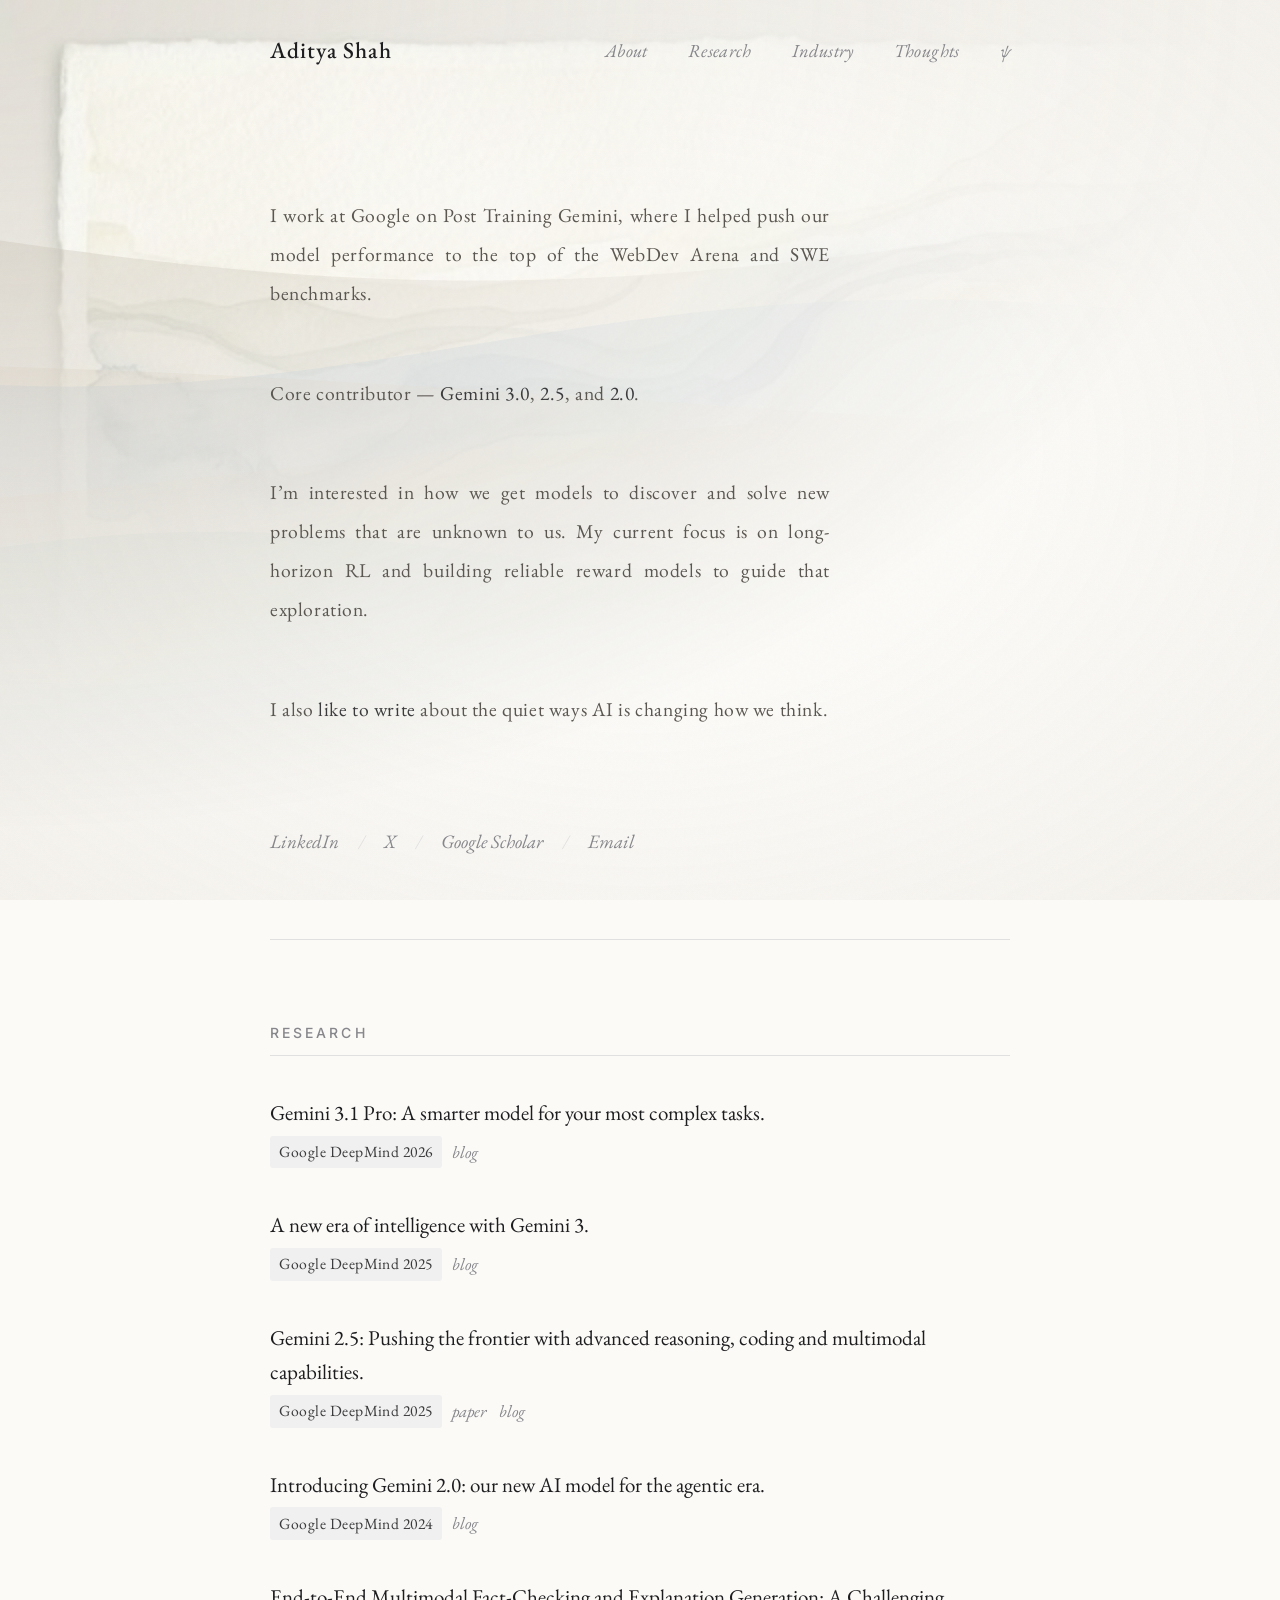
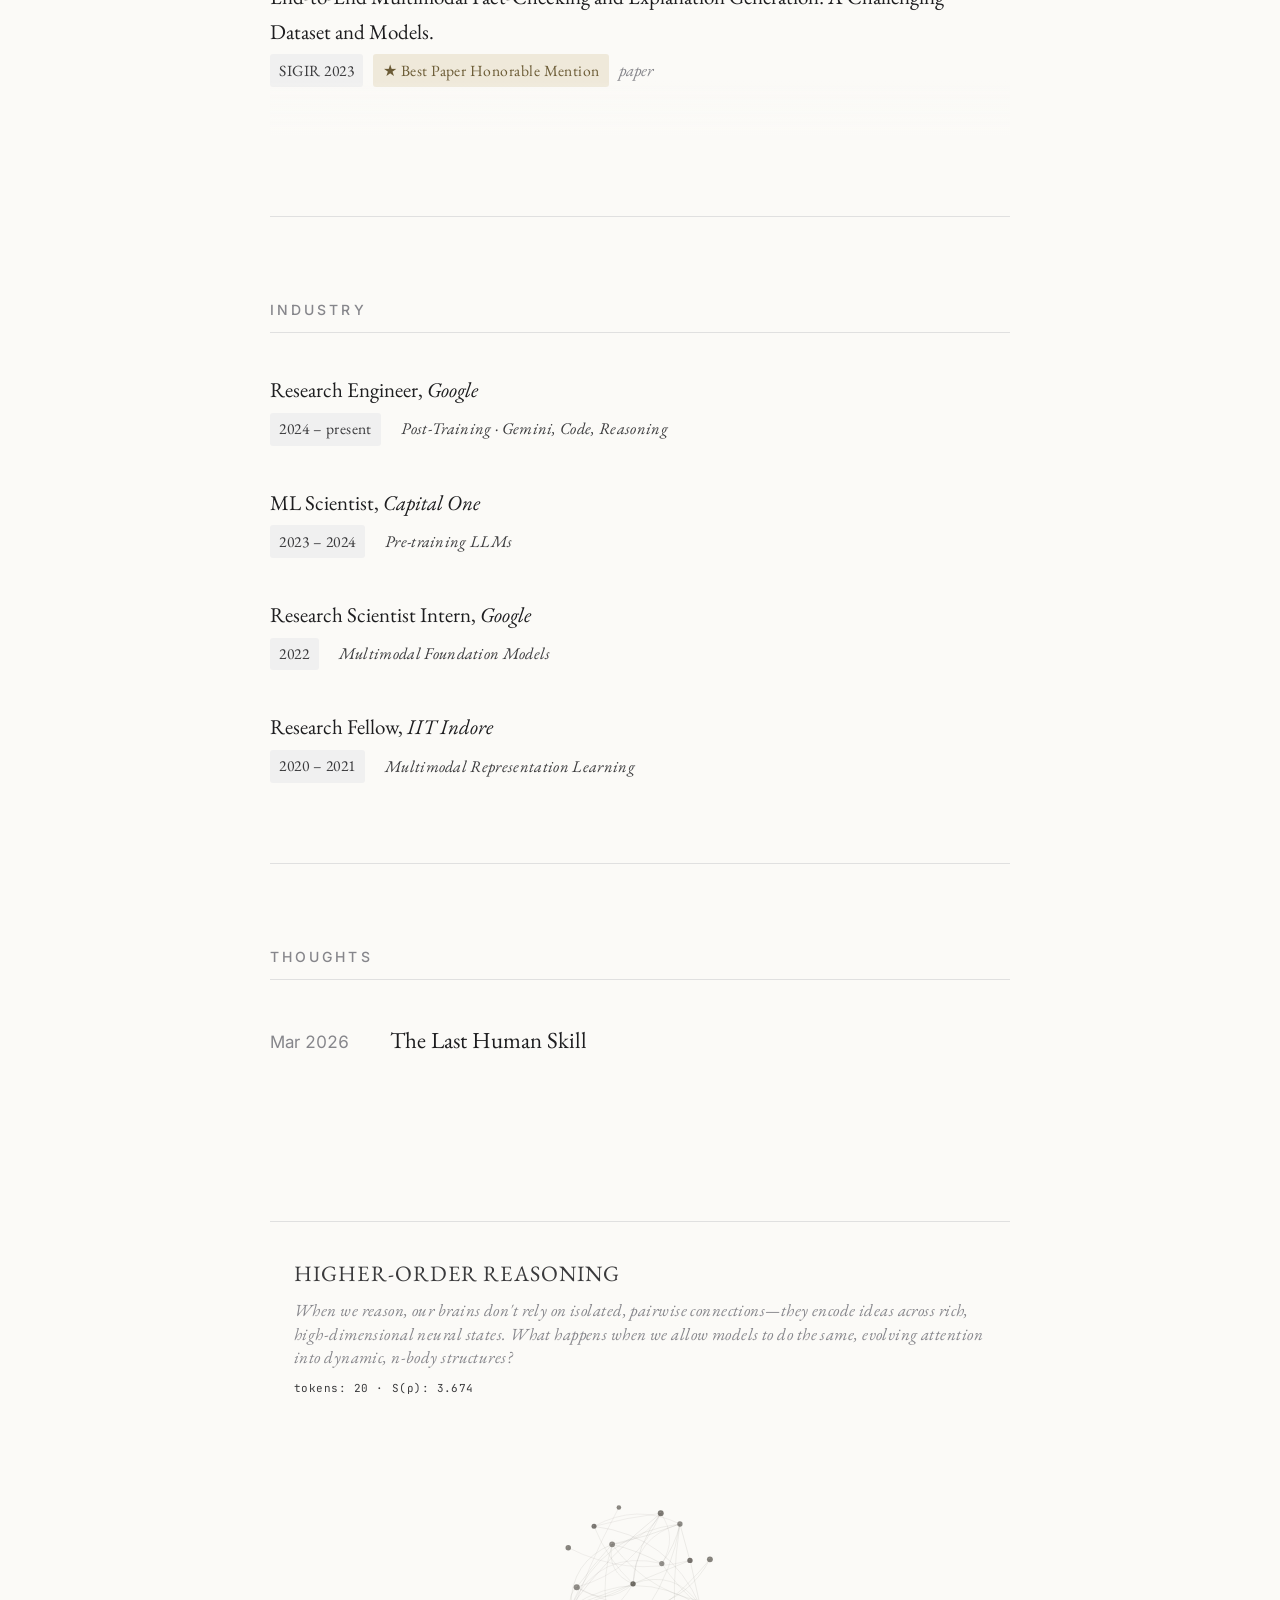
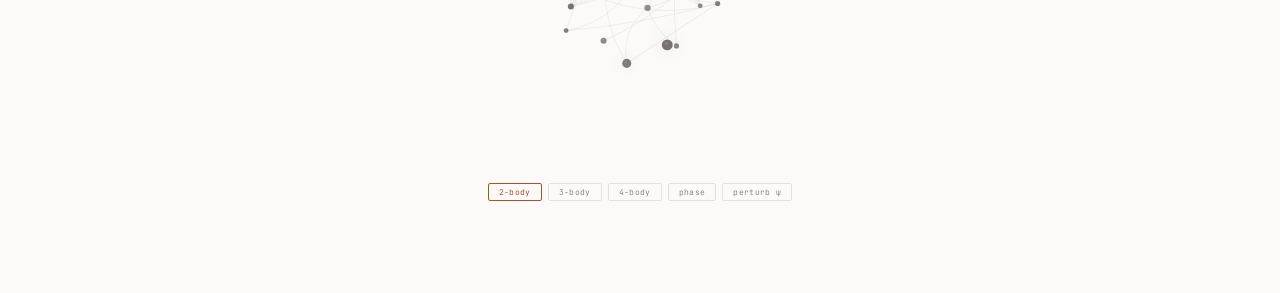
<file: index.html>
<!DOCTYPE html>
<html lang="en">

<head>
  <meta charset="UTF-8">
  <meta name="viewport" content="width=device-width, initial-scale=1.0">
  <title>Aditya Shah — Google</title>
  <meta name="description"
    content="Aditya Shah is a Research Engineer at Google working on the Gemini family of foundation models. His work focuses on post-training for code, reinforcement learning, reward modeling, and long-horizon agentic evaluations.">
  <meta name="author" content="Aditya Shah">
  <meta property="og:title" content="Aditya Shah">
  <meta property="og:description"
    content="Research Engineer at Google · Gemini. Core contributor to Gemini 3.0, 2.5, and 2.0.">
  <meta property="og:type" content="website">
  <meta name="keywords"
    content="Aditya Shah, Google, Gemini, Research Engineer, machine learning, AI, LLM, post-training, reinforcement learning, NLP, deep learning">
  <meta name="robots" content="index, follow">
  <meta name="google-site-verification" content="66XgFlLvvzWyk3NvATTS6o3SYyuJNCa6cb2mXU80xIA" />
  <link rel="canonical" href="https://adityashah.net/">
  <link rel="icon" type="image/svg+xml" href="favicon.svg">

  <!-- JSON-LD Structured Data for Search Engines -->
  <script type="application/ld+json">
  {
    "@context": "https://schema.org",
    "@type": "Person",
    "name": "Aditya Shah",
    "url": "https://adityashah.net/",
    "jobTitle": "ML Research Engineer",
    "worksFor": {
      "@type": "Organization",
      "name": "Google",
      "url": "https://about.google/"
    },
    "alumniOf": [
      {
        "@type": "CollegeOrUniversity",
        "name": "Virginia Tech"
      },
      {
        "@type": "CollegeOrUniversity",
        "name": "D.J. Sanghvi College of Engineering"
      }
    ],
    "sameAs": [
      "https://github.com/Aditya-shahh",
      "https://x.com/AdityaSShahh",
      "https://www.linkedin.com/in/aditya-shahh/",
      "https://scholar.google.com/citations?user=70ITV5sAAAAJ&hl=en"
    ],
    "knowsAbout": ["Machine Learning", "Large Language Models", "Reinforcement Learning", "Natural Language Processing", "Gemini"],
    "description": "Research Engineer at Google working on the Gemini family of foundation models. Core contributor to Gemini 3.0, 2.5, and 2.0."
  }
  </script>

  <link rel="preconnect" href="https://fonts.googleapis.com">
  <link rel="preconnect" href="https://fonts.gstatic.com" crossorigin>
  <link
    href="https://fonts.googleapis.com/css2?family=EB+Garamond:ital,wght@0,400;0,500;0,600;0,700;1,400;1,500&family=Inter:wght@400;500;600&family=JetBrains+Mono:wght@300;400&display=swap"
    rel="stylesheet">
  <link rel="stylesheet" href="style.css">
</head>

<body>

  <nav class="nav" id="nav">
    <div class="nav__inner container">
      <a href="#" class="nav__name">Aditya Shah</a>
      <div class="nav__links">
        <a href="#about">About</a>
        <a href="#publications">Research</a>
        <a href="#industry">Industry</a>
        <a href="#thoughts">Thoughts</a>
        <a href="#quantum" title="Quantum k-Body Attention">ψ</a>
      </div>
    </div>
  </nav>

  <div class="site-visual-bg fade-in">
    <img src="hero.png" alt="" class="site__bg-image" />
    <canvas id="wave-canvas"></canvas>
  </div>

  <main class="container">

    <!-- ===== Hero ===== -->
    <section class="hero fade-in" id="about">
      <div class="hero__content-container">
        <div class="hero__content manifesto">
          <p>I work at Google on Post Training Gemini, where I helped push our model performance to the top of the WebDev Arena and SWE benchmarks.</p>
          <p>Core contributor — <a href="https://blog.google/products-and-platforms/products/gemini/gemini-3/" target="_blank" rel="noopener">Gemini 3.0</a>, <a href="https://blog.google/products/gemini/gemini-2-5-pro-updates/" target="_blank" rel="noopener">2.5</a>, and <a href="https://blog.google/innovation-and-ai/models-and-research/google-deepmind/google-gemini-ai-update-december-2024/" target="_blank" rel="noopener">2.0</a>.</p>
          <p>I’m interested in how we get models to discover and solve new problems that are unknown to us. My current
            focus is on long-horizon RL and building reliable reward models to guide that exploration.</p>
          <p>I also <a href="#thoughts">like to write</a> about the quiet ways AI is changing how we think.</p>
        </div>
      </div>
      <div class="hero__links">
        <a href="https://www.linkedin.com/in/aditya-shahh/" target="_blank" rel="noopener">LinkedIn</a>
        <span class="separator">/</span>
        <a href="https://x.com/AdityaSShahh" target="_blank" rel="noopener">X</a>
        <span class="separator">/</span>
        <a href="https://scholar.google.com/citations?user=70ITV5sAAAAJ&hl=en" target="_blank" rel="noopener">Google
          Scholar</a>
        <span class="separator">/</span>
        <a href="mailto:aditya.shahh3@gmail.com">Email</a>
      </div>
    </section>


    <!-- ===== Research ===== -->
    <section class="section fade-in" id="publications">
      <h2 class="section__title">Research</h2>
      <div class="pub-list-wrapper">
      <ul class="pub-list stagger-children">

        <li class="pub-item fade-in-child">
          <div class="pub-item__title">
            <a href="https://blog.google/innovation-and-ai/models-and-research/gemini-models/gemini-3-1-pro/"
              target="_blank" rel="noopener" class="link-underline">Gemini 3.1 Pro: A smarter model for your most
              complex tasks.</a>
          </div>
          <div class="pub-item__meta">
            <span class="pub-tag">Google DeepMind 2026</span>
            <span class="pub-item__links">
              <a href="https://blog.google/innovation-and-ai/models-and-research/gemini-models/gemini-3-1-pro/"
                target="_blank" rel="noopener">blog</a>
            </span>
          </div>
        </li>

        <li class="pub-item fade-in-child">
          <div class="pub-item__title">
            <a href="https://blog.google/products-and-platforms/products/gemini/gemini-3/" target="_blank"
              rel="noopener" class="link-underline">A new era of intelligence with Gemini 3.</a>
          </div>
          <div class="pub-item__meta">
            <span class="pub-tag">Google DeepMind 2025</span>
            <span class="pub-item__links">
              <a href="https://blog.google/products-and-platforms/products/gemini/gemini-3/" target="_blank"
                rel="noopener">blog</a>
            </span>
          </div>
        </li>

        <li class="pub-item fade-in-child">
          <div class="pub-item__title">
            <a href="https://arxiv.org/abs/2507.06261" target="_blank" rel="noopener" class="link-underline">Gemini 2.5:
              Pushing the frontier with advanced reasoning, coding and multimodal capabilities.</a>
          </div>
          <div class="pub-item__meta">
            <span class="pub-tag">Google DeepMind 2025</span>
            <span class="pub-item__links">
              <a href="https://arxiv.org/abs/2507.06261" target="_blank" rel="noopener">paper</a>
              <a href="https://blog.google/technology/google-deepmind/gemini-model-thinking-updates-march-2025/"
                target="_blank" rel="noopener">blog</a>
            </span>
          </div>
        </li>

        <li class="pub-item fade-in-child">
          <div class="pub-item__title">
            <a href="https://blog.google/innovation-and-ai/models-and-research/google-deepmind/google-gemini-ai-update-december-2024/"
              target="_blank" rel="noopener" class="link-underline">Introducing Gemini 2.0: our new AI model for the
              agentic era.</a>
          </div>
          <div class="pub-item__meta">
            <span class="pub-tag">Google DeepMind 2024</span>
            <span class="pub-item__links">
              <a href="https://blog.google/innovation-and-ai/models-and-research/google-deepmind/google-gemini-ai-update-december-2024/"
                target="_blank" rel="noopener">blog</a>
            </span>
          </div>
        </li>

        <li class="pub-item fade-in-child">
          <div class="pub-item__title">
        <li class="pub-item fade-in-child">
          <div class="pub-item__title">
            <a href="https://arxiv.org/abs/2205.12487" target="_blank" rel="noopener" class="link-underline">End-to-End
              Multimodal Fact-Checking and Explanation Generation: A Challenging Dataset and Models.</a>
          </div>
          <div class="pub-item__meta">
            <span class="pub-tag">SIGIR 2023</span>
            <span class="pub-tag pub-tag--award">★ Best Paper Honorable Mention</span>
            <span class="pub-item__links"><a href="https://arxiv.org/abs/2205.12487" target="_blank"
                rel="noopener">paper</a></span>
          </div>
        </li>

        <li class="pub-item fade-in-child">
          <div class="pub-item__title">
            <a href="https://aclanthology.org/2023.sustainlp-1.8/" target="_blank" rel="noopener"
              class="link-underline">ADEPT: Adapter-based Efficient Prompt Tuning Approach for Language Models.</a>
          </div>
          <div class="pub-item__meta">
            <span class="pub-tag">ACL 2023</span>
            <span class="pub-item__links"><a href="https://aclanthology.org/2023.sustainlp-1.8/" target="_blank"
                rel="noopener">paper</a></span>
          </div>
        </li>


        <li class="pub-item fade-in-child">
          <div class="pub-item__title">
            <a href="https://arxiv.org/abs/2202.02702" target="_blank" rel="noopener" class="link-underline">How
              Effective is Incongruity? Implications for Code-mix Sarcasm Detection.</a>
          </div>
          <div class="pub-item__meta">
            <span class="pub-tag">ICON · ACL 2021</span>
            <span class="pub-item__links"><a href="https://arxiv.org/abs/2202.02702" target="_blank"
                rel="noopener">paper</a></span>
          </div>
        </li>

        <li class="pub-item fade-in-child">
          <div class="pub-item__title">
            <a href="https://arxiv.org/abs/2110.00416" target="_blank" rel="noopener" class="link-underline">FiLMing
              Multimodal Sarcasm Detection with Attention.</a>
          </div>
          <div class="pub-item__meta">
            <span class="pub-tag">ICONIP 2021</span>
            <span class="pub-item__links"><a href="https://arxiv.org/abs/2110.00416" target="_blank"
                rel="noopener">paper</a></span>
          </div>
        </li>

        <li class="pub-item fade-in-child">
          <div class="pub-item__title">
            <a href="https://ieeexplore.ieee.org/document/9120975" target="_blank" rel="noopener"
              class="link-underline">Leveraging Quantum Computing for Supervised Classification.</a>
          </div>
          <div class="pub-item__meta">
            <span class="pub-tag">IEEE 2020</span>
            <span class="pub-item__links"><a href="https://ieeexplore.ieee.org/document/9120975" target="_blank"
                rel="noopener">paper</a></span>
          </div>
        </li>

      </ul>
      </div>
    </section>

    <!-- ===== Industry ===== -->
    <section class="section fade-in" id="industry">
      <h2 class="section__title">Industry</h2>
      <ul class="pub-list stagger-children">

        <li class="pub-item fade-in-child">
          <div class="pub-item__title">
            Research Engineer, <em>Google</em>
          </div>
          <div class="pub-item__meta">
            <span class="pub-tag">2024 – present</span>
            <span style="color: var(--text-secondary); margin-left: 0.5rem; letter-spacing: 0.02em;">Post-Training ·
              Gemini, Code, Reasoning</span>
          </div>
        </li>

        <li class="pub-item fade-in-child">
          <div class="pub-item__title">
            ML Scientist, <em>Capital One</em>
          </div>
          <div class="pub-item__meta">
            <span class="pub-tag">2023 – 2024</span>
            <span style="color: var(--text-secondary); margin-left: 0.5rem; letter-spacing: 0.02em;">Pre-training
              LLMs</span>
          </div>
        </li>

        <li class="pub-item fade-in-child">
          <div class="pub-item__title">
            Research Scientist Intern, <em>Google</em>
          </div>
          <div class="pub-item__meta">
            <span class="pub-tag">2022</span>
            <span style="color: var(--text-secondary); margin-left: 0.5rem; letter-spacing: 0.02em;">Multimodal
              Foundation Models</span>
          </div>
        </li>

        <li class="pub-item fade-in-child">
          <div class="pub-item__title">
            Research Fellow, <em>IIT Indore</em>
          </div>
          <div class="pub-item__meta">
            <span class="pub-tag">2020 – 2021</span>
            <span style="color: var(--text-secondary); margin-left: 0.5rem; letter-spacing: 0.02em;">Multimodal
              Representation Learning</span>
          </div>
        </li>

      </ul>
    </section>
    <!-- ===== Thoughts ===== -->
    <section class="section fade-in" id="thoughts">
      <h2 class="section__title">Thoughts</h2>
      <ul class="essay-list stagger-children">
        <li class="essay-item fade-in-child">
          <span class="essay-item__date">Mar 2026</span>
          <a href="essays/the-last-human-skill.html" class="essay-item__title">The Last Human Skill</a>
        </li>
      </ul>
    </section>


    <!-- ===== Footer ===== -->
    <footer id="quantum" class="fade-in qfooter">

      <!-- Subtle top-left HUD -->
      <div class="qhud--tl">
        <div class="qhud__title">Higher-Order Reasoning</div>
        <div class="qhud__story">When we reason, our brains don't rely on isolated, pairwise connections—they encode
          ideas across rich, high-dimensional neural states. What happens when we allow models to do the same, evolving
          attention into dynamic, n-body structures?</div>
        <div class="qhud__metrics">
          <span>tokens: 20</span>
          <span class="separator">·</span>
          <span>S(ρ): <span id="qEntropy">—</span></span>
        </div>
      </div>

      <canvas id="footerCanvas" class="qfooter__canvas"></canvas>

      <!-- 5 functional buttons — bottom center -->
      <div class="qcontrols">
        <button class="qbtn active" id="qBtn2" onclick="qToggle(2)">2-body</button>
        <button class="qbtn" id="qBtn3" onclick="qToggle(3)">3-body</button>
        <button class="qbtn" id="qBtn4" onclick="qToggle(4)">4-body</button>
        <button class="qbtn" id="qBtnP" onclick="qTogglePhase()">phase</button>
        <button class="qbtn" id="qBtnPerturb" onclick="qPerturb()">perturb ψ</button>
      </div>


    </footer>

    <style>
      .qfooter {
        display: flex;
        flex-direction: column;
        padding-top: 32px;
        position: relative;
        overflow: hidden;
        margin-top: var(--spacing-xl);
        margin-bottom: 60px;
        border-top: 1px solid var(--border);
      }

      .qfooter__canvas {
        display: block;
        width: 100%;
        height: 350px;
        cursor: crosshair;
      }

      .qhud--tl {
        position: relative;
        top: 0;
        left: 0;
        padding: 0 24px;
        margin-bottom: 10px;
        pointer-events: none;
        font-family: 'JetBrains Mono', monospace;
        font-size: 11px;
        color: var(--text-muted);
        letter-spacing: 0.04em;
        display: flex;
        flex-direction: column;
        gap: 3px;
      }

      .qhud__title {
        font-family: var(--font-serif);
        font-size: 1.1rem;
        color: var(--text-secondary);
        letter-spacing: 0.05em;
        text-transform: uppercase;
        margin-bottom: 2px;
      }

      .qhud__story {
        font-family: var(--font-serif);
        font-size: 0.85rem;
        color: var(--text-muted);
        max-width: 800px;
        line-height: 1.4;
        margin-bottom: 6px;
        font-style: italic;
      }

      .qhud__metrics {
        display: flex;
        gap: 8px;
        align-items: center;
      }

      .qhud--tl span {
        color: var(--text-secondary);
      }

      .qcontrols {
        position: relative;
        bottom: 0;
        left: 0;
        transform: none;
        margin: 24px auto 32px auto;
        display: flex;
        flex-wrap: wrap;
        justify-content: center;
        padding: 0 16px;
        gap: 6px;
        z-index: 10;
      }

      .qbtn {
        background: transparent;
        border: 1px solid var(--border);
        color: var(--text-muted);
        font-family: 'JetBrains Mono', monospace;
        font-size: 8px;
        padding: 3px 10px;
        cursor: pointer;
        border-radius: 2px;
        transition: all 0.2s;
        letter-spacing: 0.04em;
      }

      .qbtn:hover {
        border-color: var(--text-muted);
        color: var(--text-primary);
      }

      .qbtn.active {
        border-color: #B34B36;
        color: #B34B36;
      }



      @media (max-width: 900px) {
        .qfooter__canvas {
          height: 260px;
        }

        .qcontrols {
          margin: 16px auto 32px auto;
        }

        .qbtn {
          font-size: 8px;
          padding: 4px 10px;
        }
      }
    </style>

  </main>

  <script src="script.js"></script>
  <script src="quantum-footer.js"></script>
</body>

</html>
</file>
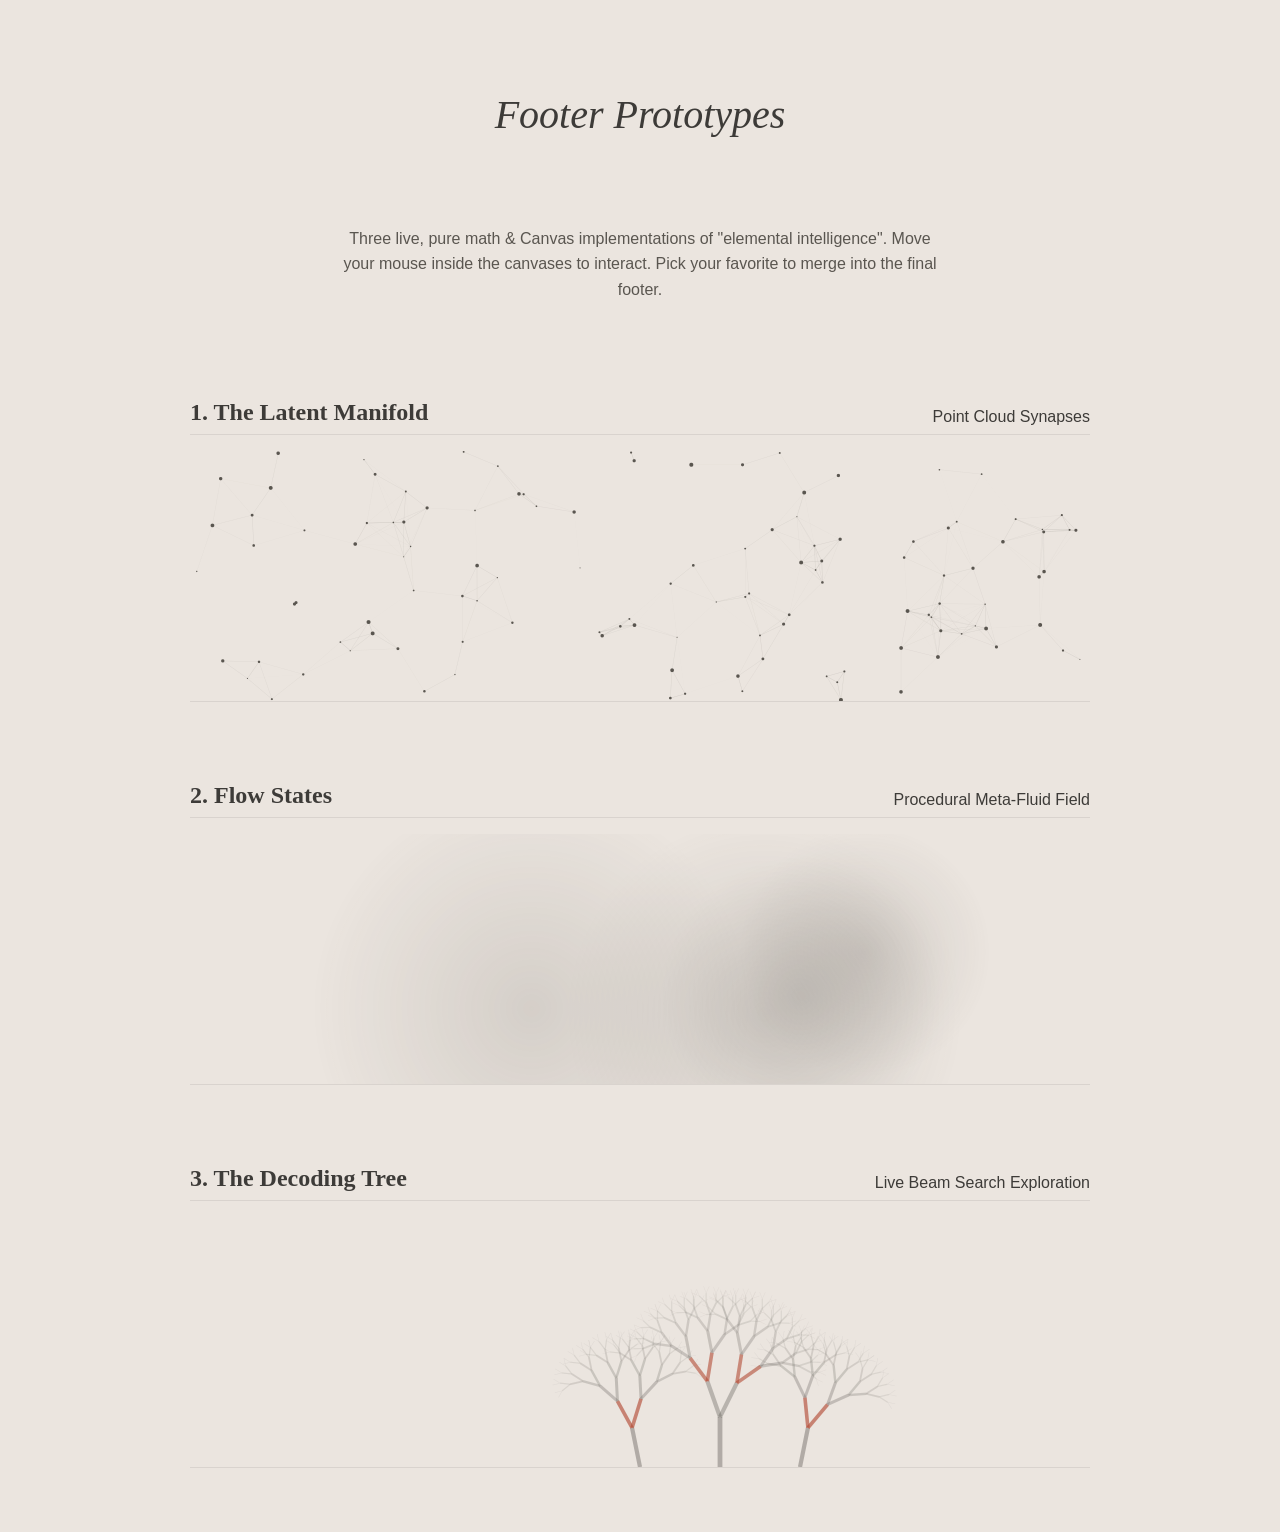
<file: footer_demos.html>
<!DOCTYPE html>
<html lang="en">
<head>
    <meta charset="UTF-8">
    <meta name="viewport" content="width=device-width, initial-scale=1.0">
    <title>Footer Visual Prototypes</title>
    <style>
        :root {
            --bg: #EBE5DF;
            --text-primary: #3d3b38;
            --text-secondary: #5a5650;
            --border: rgba(0, 0, 0, 0.08);
            --accent: #B34B36; /* A rusted, editorial orange-red */
        }
        body {
            background-color: var(--bg);
            color: var(--text-primary);
            font-family: 'Inter', sans-serif;
            margin: 0;
            padding: 4rem 2rem;
            display: flex;
            flex-direction: column;
            gap: 5rem;
            align-items: center;
        }
        h1 {
            font-family: 'EB Garamond', serif;
            font-size: 2.5rem;
            font-style: italic;
            font-weight: 400;
            margin-bottom: 0.5rem;
        }
        p.desc {
            color: var(--text-secondary);
            max-width: 600px;
            text-align: center;
            margin-top: 0;
            line-height: 1.6;
        }
        .demo {
            width: 100%;
            max-width: 900px;
            display: flex;
            flex-direction: column;
            gap: 1rem;
        }
        .demo-header {
            display: flex;
            justify-content: space-between;
            align-items: flex-end;
            border-bottom: 1px solid var(--border);
            padding-bottom: 0.5rem;
        }
        .demo-title {
            font-family: 'EB Garamond', serif;
            font-size: 1.5rem;
            margin: 0;
            color: var(--text-primary);
        }
        .demo-canvas-wrap {
            width: 100%;
            height: 250px;
            border-bottom: 1px solid var(--border);
            position: relative;
            background: transparent;
            overflow: hidden;
        }
        canvas {
            width: 100%;
            height: 100%;
            position: absolute;
            top: 0;
            left: 0;
            cursor: crosshair;
        }
    </style>
</head>
<body>

    <h1>Footer Prototypes</h1>
    <p class="desc">Three live, pure math & Canvas implementations of "elemental intelligence". Move your mouse inside the canvases to interact. Pick your favorite to merge into the final footer.</p>

    <!-- Option 1 -->
    <div class="demo">
        <div class="demo-header">
            <h2 class="demo-title">1. The Latent Manifold</h2>
            <span>Point Cloud Synapses</span>
        </div>
        <div class="demo-canvas-wrap">
            <canvas id="canvas1"></canvas>
        </div>
    </div>

    <!-- Option 2 -->
    <div class="demo">
        <div class="demo-header">
            <h2 class="demo-title">2. Flow States</h2>
            <span>Procedural Meta-Fluid Field</span>
        </div>
        <div class="demo-canvas-wrap">
            <canvas id="canvas2"></canvas>
        </div>
    </div>

    <!-- Option 3 -->
    <div class="demo">
        <div class="demo-header">
            <h2 class="demo-title">3. The Decoding Tree</h2>
            <span>Live Beam Search Exploration</span>
        </div>
        <div class="demo-canvas-wrap">
            <canvas id="canvas3"></canvas>
        </div>
    </div>

    <script>
        /* -----------------------------------------
           OPTION 1: THE LATENT MANIFOLD
           ----------------------------------------- */
        const initCanvas1 = () => {
            const canvas = document.getElementById('canvas1');
            const ctx = canvas.getContext('2d');
            let w, h;
            const resize = () => { w = canvas.width = canvas.clientWidth * 2; h = canvas.height = canvas.clientHeight * 2; ctx.scale(2,2); };
            resize(); window.addEventListener('resize', resize);
            
            const particles = [];
            const N = 120;
            for(let i=0; i<N; i++) {
                particles.push({
                    x: Math.random() * w/2, y: Math.random() * h/2,
                    vx: (Math.random()-0.5)*0.3, vy: (Math.random()-0.5)*0.3,
                    baseRad: Math.random() * 1.5 + 0.5
                });
            }

            let mx = -1000, my = -1000;
            canvas.addEventListener('mousemove', e => {
                const rect = canvas.getBoundingClientRect();
                mx = e.clientX - rect.left; my = e.clientY - rect.top;
            });
            canvas.addEventListener('mouseleave', () => { mx = -1000; my = -1000; });

            function draw() {
                ctx.clearRect(0, 0, w/2, h/2);
                ctx.fillStyle = '#5a5650';
                
                // Update
                for(let i=0; i<N; i++) {
                    let p = particles[i];
                    p.x += p.vx; p.y += p.vy;
                    if(p.x < 0 || p.x > w/2) p.vx *= -1;
                    if(p.y < 0 || p.y > h/2) p.vy *= -1;
                    
                    // Draw node
                    ctx.beginPath();
                    ctx.arc(p.x, p.y, p.baseRad, 0, Math.PI*2);
                    ctx.fill();

                    // Gravity to mouse
                    let dMouse = Math.hypot(p.x - mx, p.y - my);
                    if(dMouse < 150) {
                        ctx.beginPath();
                        ctx.moveTo(p.x, p.y);
                        ctx.lineTo(mx, my);
                        ctx.strokeStyle = `rgba(179, 75, 54, ${0.4 * (1 - dMouse/150)})`;
                        ctx.lineWidth = 1;
                        ctx.stroke();
                        // Pull slightly
                        p.x += (mx - p.x) * 0.001;
                        p.y += (my - p.y) * 0.001;
                    }

                    // Network edges
                    for(let j=i+1; j<N; j++) {
                        let p2 = particles[j];
                        let d = Math.hypot(p.x - p2.x, p.y - p2.y);
                        if(d < 60) {
                            ctx.beginPath();
                            ctx.moveTo(p.x, p.y);
                            ctx.lineTo(p2.x, p2.y);
                            ctx.strokeStyle = `rgba(90, 86, 80, ${0.2 * (1 - d/60)})`;
                            ctx.lineWidth = 0.5;
                            ctx.stroke();
                        }
                    }
                }
                requestAnimationFrame(draw);
            }
            draw();
        };

        /* -----------------------------------------
           OPTION 2: FUNCTIONAL META-FLUID
           ----------------------------------------- */
        const initCanvas2 = () => {
            const canvas = document.getElementById('canvas2');
            const ctx = canvas.getContext('2d');
            let w, h;
            const resize = () => { w = canvas.width = canvas.clientWidth * 2; h = canvas.height = canvas.clientHeight * 2; ctx.scale(2,2); };
            resize(); window.addEventListener('resize', resize);
            
            let time = 0;
            const blobs = [
                { speed: 0.015, rad: 180, offset: 0 },
                { speed: -0.01, rad: 140, offset: 2 },
                { speed: 0.02, rad: 200, offset: 5 },
                { speed: -0.018, rad: 160, offset: 1.5 }
            ];

            function draw() {
                ctx.clearRect(0, 0, w/2, h/2);
                time += 1;
                
                ctx.globalCompositeOperation = 'multiply';
                
                blobs.forEach(b => {
                    let cx = w/4 + Math.sin(time*b.speed + b.offset) * (w/8);
                    let cy = h/4 + Math.cos(time*(b.speed*0.8) + b.offset) * (h/8);
                    let spread = b.rad + Math.sin(time*b.speed*2) * 20;

                    let grad = ctx.createRadialGradient(cx, cy, 0, cx, cy, spread);
                    grad.addColorStop(0, 'rgba(90, 86, 80, 0.15)');
                    grad.addColorStop(1, 'rgba(90, 86, 80, 0)');
                    
                    ctx.fillStyle = grad;
                    ctx.beginPath();
                    ctx.arc(cx, cy, spread, 0, Math.PI*2);
                    ctx.fill();
                });
                ctx.globalCompositeOperation = 'source-over';
                
                requestAnimationFrame(draw);
            }
            draw();
        };

        /* -----------------------------------------
           OPTION 3: THE DECODING TREE
           ----------------------------------------- */
        const initCanvas3 = () => {
            const canvas = document.getElementById('canvas3');
            const ctx = canvas.getContext('2d');
            let w, h;
            const resize = () => { w = canvas.width = canvas.clientWidth * 2; h = canvas.height = canvas.clientHeight * 2; ctx.scale(2,2); };
            resize(); window.addEventListener('resize', resize);
            
            let time = 0;

            function drawBranch(x, y, length, angle, depth, maxDepth) {
                if (depth === 0) return;
                
                let x2 = x + Math.cos(angle) * length;
                let y2 = y + Math.sin(angle) * length;
                
                ctx.beginPath();
                ctx.moveTo(x, y);
                ctx.lineTo(x2, y2);
                
                // Highlight a "chosen" path randomly based on time
                let isGoldenPath = (Math.sin(time*0.05 + depth) > 0.8) && depth > maxDepth - 3;
                
                let alpha = (depth / maxDepth) * 0.4;
                ctx.strokeStyle = isGoldenPath ? `rgba(179, 75, 54, ${alpha + 0.3})` : `rgba(90, 86, 80, ${alpha})`;
                ctx.lineWidth = depth * 0.6;
                ctx.stroke();
                
                let sway = Math.sin(time * 0.02 + depth) * 0.1;
                drawBranch(x2, y2, length * 0.76, angle - 0.4 + sway, depth - 1, maxDepth);
                drawBranch(x2, y2, length * 0.76, angle + 0.4 + sway, depth - 1, maxDepth);
            }

            function draw() {
                ctx.clearRect(0, 0, w/2, h/2);
                time += 1;
                // Draw 3 roots
                drawBranch(w/4, h/2, 40, -Math.PI/2 - 0.2, 7, 7);
                drawBranch(w/4 + 80, h/2, 50, -Math.PI/2, 8, 8);
                drawBranch(w/4 + 160, h/2, 40, -Math.PI/2 + 0.2, 7, 7);

                requestAnimationFrame(draw);
            }
            draw();
        };

        // Initialize all
        initCanvas1();
        initCanvas2();
        initCanvas3();

    </script>
</body>
</html>
</file>
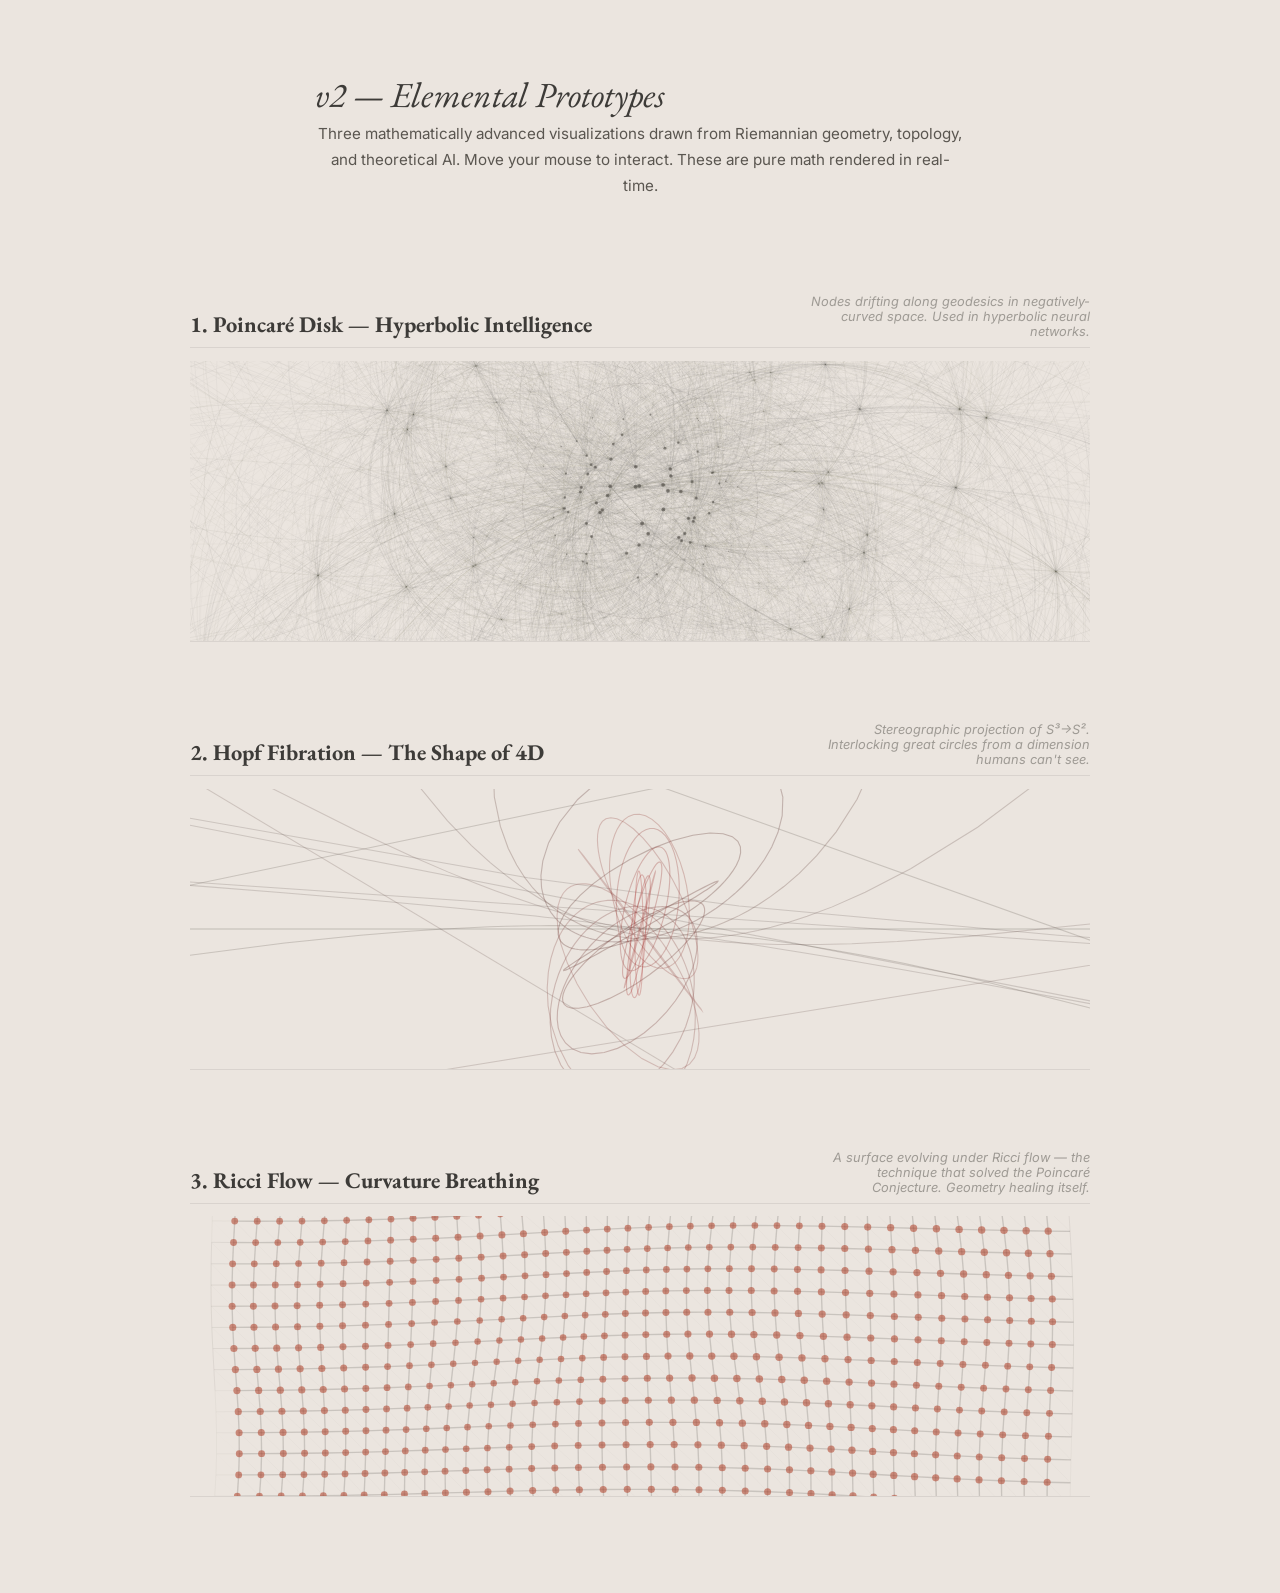
<file: footer_demos_v2.html>
<!DOCTYPE html>
<html lang="en">
<head>
    <meta charset="UTF-8">
    <meta name="viewport" content="width=device-width, initial-scale=1.0">
    <title>Footer Visual Prototypes v2 — Advanced</title>
    <link href="https://fonts.googleapis.com/css2?family=EB+Garamond:ital,wght@0,400;0,500;1,400&family=Inter:wght@300;400;500&display=swap" rel="stylesheet">
    <style>
        :root {
            --bg: #EBE5DF;
            --text-primary: #3d3b38;
            --text-secondary: #5a5650;
            --text-muted: #9e9a94;
            --border: rgba(0, 0, 0, 0.08);
            --accent: #B34B36;
        }
        body {
            background-color: var(--bg);
            color: var(--text-primary);
            font-family: 'Inter', sans-serif;
            margin: 0;
            padding: 3rem 2rem 6rem;
            display: flex;
            flex-direction: column;
            gap: 5rem;
            align-items: center;
        }
        h1 {
            font-family: 'EB Garamond', serif;
            font-size: 2.2rem;
            font-style: italic;
            font-weight: 400;
            margin-bottom: 0.3rem;
        }
        p.desc {
            color: var(--text-secondary);
            max-width: 650px;
            text-align: center;
            margin-top: 0;
            line-height: 1.7;
            font-size: 0.95rem;
        }
        .demo {
            width: 100%;
            max-width: 900px;
            display: flex;
            flex-direction: column;
            gap: 0.8rem;
        }
        .demo-header {
            display: flex;
            justify-content: space-between;
            align-items: flex-end;
            border-bottom: 1px solid var(--border);
            padding-bottom: 0.5rem;
        }
        .demo-title {
            font-family: 'EB Garamond', serif;
            font-size: 1.4rem;
            margin: 0;
            color: var(--text-primary);
        }
        .demo-desc {
            font-size: 0.8rem;
            color: var(--text-muted);
            font-style: italic;
            text-align: right;
            max-width: 280px;
        }
        .demo-canvas-wrap {
            width: 100%;
            height: 280px;
            border-bottom: 1px solid var(--border);
            position: relative;
            background: transparent;
            overflow: hidden;
        }
        canvas {
            display: block;
            width: 100%;
            height: 100%;
            position: absolute;
            top: 0; left: 0;
            cursor: crosshair;
        }
    </style>
</head>
<body>

    <div>
        <h1>v2 — Elemental Prototypes</h1>
        <p class="desc">Three mathematically advanced visualizations drawn from Riemannian geometry, topology, and theoretical AI. Move your mouse to interact. These are pure math rendered in real-time.</p>
    </div>

    <!-- Option 1: Poincaré Disk -->
    <div class="demo">
        <div class="demo-header">
            <h2 class="demo-title">1. Poincaré Disk — Hyperbolic Intelligence</h2>
            <span class="demo-desc">Nodes drifting along geodesics in negatively-curved space. Used in hyperbolic neural networks.</span>
        </div>
        <div class="demo-canvas-wrap">
            <canvas id="canvas1"></canvas>
        </div>
    </div>

    <!-- Option 2: Hopf Fibration -->
    <div class="demo">
        <div class="demo-header">
            <h2 class="demo-title">2. Hopf Fibration — The Shape of 4D</h2>
            <span class="demo-desc">Stereographic projection of S³→S². Interlocking great circles from a dimension humans can't see.</span>
        </div>
        <div class="demo-canvas-wrap">
            <canvas id="canvas2"></canvas>
        </div>
    </div>

    <!-- Option 3: Ricci Flow -->
    <div class="demo">
        <div class="demo-header">
            <h2 class="demo-title">3. Ricci Flow — Curvature Breathing</h2>
            <span class="demo-desc">A surface evolving under Ricci flow — the technique that solved the Poincaré Conjecture. Geometry healing itself.</span>
        </div>
        <div class="demo-canvas-wrap">
            <canvas id="canvas3"></canvas>
        </div>
    </div>


    <script>
    /* ═══════════════════════════════════════════
       OPTION 1: POINCARÉ DISK MODEL
       Hyperbolic geometry — nodes on geodesics
       in the negatively curved Poincaré disk.
       ═══════════════════════════════════════════ */
    (() => {
        const canvas = document.getElementById('canvas1');
        const ctx = canvas.getContext('2d');
        let W, H, cx, cy, R;

        function resize() {
            const dpr = window.devicePixelRatio || 1;
            W = canvas.clientWidth; H = canvas.clientHeight;
            canvas.width = W * dpr; canvas.height = H * dpr;
            ctx.setTransform(dpr, 0, 0, dpr, 0, 0);
            cx = W / 2; cy = H / 2;
            R = Math.min(W, H) * 0.42;
        }
        resize(); window.addEventListener('resize', resize);

        // Points in the Poincaré disk (coordinates inside unit disk)
        const N = 80;
        const pts = [];
        for (let i = 0; i < N; i++) {
            const angle = Math.random() * Math.PI * 2;
            const r = Math.sqrt(Math.random()) * 0.88; // sqrt for uniform distribution in disk
            pts.push({
                hx: r * Math.cos(angle),
                hy: r * Math.sin(angle),
                phase: Math.random() * Math.PI * 2,
                speed: (Math.random() - 0.5) * 0.003,
                orbitR: r,
                orbitAngle: angle
            });
        }

        let mx = -1000, my = -1000;
        canvas.addEventListener('mousemove', e => {
            const rect = canvas.getBoundingClientRect();
            mx = (e.clientX - rect.left - cx) / R;
            my = (e.clientY - rect.top - cy) / R;
        });
        canvas.addEventListener('mouseleave', () => { mx = -1000; my = -1000; });

        // Hyperbolic distance in Poincaré disk
        function hypDist(x1, y1, x2, y2) {
            const dx = x1 - x2, dy = y1 - y2;
            const eucDist2 = dx * dx + dy * dy;
            const d1 = 1 - (x1 * x1 + y1 * y1);
            const d2 = 1 - (x2 * x2 + y2 * y2);
            if (d1 <= 0 || d2 <= 0) return Infinity;
            return Math.acosh(1 + 2 * eucDist2 / (d1 * d2));
        }

        // Draw a hyperbolic geodesic between two points on the disk
        function drawGeodesic(x1, y1, x2, y2, alpha) {
            const sx1 = cx + x1 * R, sy1 = cy + y1 * R;
            const sx2 = cx + x2 * R, sy2 = cy + y2 * R;

            // For nearly colinear with origin, draw a straight line
            const cross = x1 * y2 - x2 * y1;
            if (Math.abs(cross) < 0.001) {
                ctx.beginPath();
                ctx.moveTo(sx1, sy1);
                ctx.lineTo(sx2, sy2);
                ctx.strokeStyle = `rgba(90, 86, 80, ${alpha})`;
                ctx.lineWidth = 0.5;
                ctx.stroke();
                return;
            }

            // Compute the circle that represents this geodesic
            const d1sq = x1 * x1 + y1 * y1;
            const d2sq = x2 * x2 + y2 * y2;
            const det = 2 * cross;
            const gcx = (y2 * (d1sq - 1) - y1 * (d2sq - 1)) / det; // using inversion formula
            const gcy = (x1 * (d2sq - 1) - x2 * (d1sq - 1)) / det;
            const gr = Math.sqrt((gcx - x1) ** 2 + (gcy - y1) ** 2);

            const startAngle = Math.atan2(y1 - gcy, x1 - gcx);
            const endAngle = Math.atan2(y2 - gcy, x2 - gcx);

            ctx.beginPath();
            // Determine direction
            let diff = endAngle - startAngle;
            while (diff > Math.PI) diff -= 2 * Math.PI;
            while (diff < -Math.PI) diff += 2 * Math.PI;
            ctx.arc(cx + gcx * R, cy + gcy * R, gr * R, startAngle, endAngle, diff > 0);
            ctx.strokeStyle = `rgba(90, 86, 80, ${alpha})`;
            ctx.lineWidth = 0.5;
            ctx.stroke();
        }

        let t = 0;
        function draw() {
            ctx.clearRect(0, 0, W, H);
            t += 0.008;

            // Draw the boundary circle (the "horizon" of hyperbolic space)
            ctx.beginPath();
            ctx.arc(cx, cy, R, 0, Math.PI * 2);
            ctx.strokeStyle = 'rgba(90, 86, 80, 0.12)';
            ctx.lineWidth = 1;
            ctx.stroke();

            // Draw concentric hyperbolic circles (horocycles)
            for (let r = 0.2; r < 1; r += 0.2) {
                ctx.beginPath();
                ctx.arc(cx, cy, r * R, 0, Math.PI * 2);
                ctx.strokeStyle = 'rgba(90, 86, 80, 0.04)';
                ctx.lineWidth = 0.5;
                ctx.stroke();
            }

            // Update points — orbit in hyperbolic space
            for (let p of pts) {
                p.orbitAngle += p.speed;
                p.hx = p.orbitR * Math.cos(p.orbitAngle + Math.sin(t + p.phase) * 0.3);
                p.hy = p.orbitR * Math.sin(p.orbitAngle + Math.cos(t * 0.7 + p.phase) * 0.3);
                // Clamp inside disk
                let d = Math.sqrt(p.hx * p.hx + p.hy * p.hy);
                if (d > 0.95) { p.hx *= 0.95 / d; p.hy *= 0.95 / d; }
            }

            // Draw geodesics between nearby points (in hyperbolic distance!)
            for (let i = 0; i < N; i++) {
                for (let j = i + 1; j < N; j++) {
                    const hd = hypDist(pts[i].hx, pts[i].hy, pts[j].hx, pts[j].hy);
                    if (hd < 2.2) {
                        const alpha = 0.15 * (1 - hd / 2.2);
                        drawGeodesic(pts[i].hx, pts[i].hy, pts[j].hx, pts[j].hy, alpha);
                    }
                }
            }

            // Mouse interaction — glow connections
            if (mx > -10 && mx < 10) {
                const mDist = Math.sqrt(mx * mx + my * my);
                if (mDist < 0.95) {
                    for (let p of pts) {
                        const hd = hypDist(p.hx, p.hy, mx, my);
                        if (hd < 1.8) {
                            const alpha = 0.5 * (1 - hd / 1.8);
                            drawGeodesic(p.hx, p.hy, mx, my, alpha);
                            // Draw glow at the node
                            const sx = cx + p.hx * R, sy = cy + p.hy * R;
                            ctx.beginPath();
                            ctx.arc(sx, sy, 3, 0, Math.PI * 2);
                            ctx.fillStyle = `rgba(179, 75, 54, ${alpha * 0.8})`;
                            ctx.fill();
                        }
                    }
                    // Draw mouse point
                    ctx.beginPath();
                    ctx.arc(cx + mx * R, cy + my * R, 2.5, 0, Math.PI * 2);
                    ctx.fillStyle = 'rgba(179, 75, 54, 0.7)';
                    ctx.fill();
                }
            }

            // Draw points
            for (let p of pts) {
                const sx = cx + p.hx * R, sy = cy + p.hy * R;
                // Size inversely proportional to distance from origin (Poincaré metric)
                const d = Math.sqrt(p.hx * p.hx + p.hy * p.hy);
                const poincareFactor = 1 - d * d; // conformal factor
                const sz = Math.max(0.5, 2 * poincareFactor);
                ctx.beginPath();
                ctx.arc(sx, sy, sz, 0, Math.PI * 2);
                ctx.fillStyle = `rgba(90, 86, 80, ${0.3 + 0.4 * poincareFactor})`;
                ctx.fill();
            }

            requestAnimationFrame(draw);
        }
        draw();
    })();


    /* ═══════════════════════════════════════════
       OPTION 2: HOPF FIBRATION
       Stereographic projection of the Hopf map
       S³ → S² rendered as interlocking circles
       rotating through 4D.
       ═══════════════════════════════════════════ */
    (() => {
        const canvas = document.getElementById('canvas2');
        const ctx = canvas.getContext('2d');
        let W, H, cx, cy;

        function resize() {
            const dpr = window.devicePixelRatio || 1;
            W = canvas.clientWidth; H = canvas.clientHeight;
            canvas.width = W * dpr; canvas.height = H * dpr;
            ctx.setTransform(dpr, 0, 0, dpr, 0, 0);
            cx = W / 2; cy = H / 2;
        }
        resize(); window.addEventListener('resize', resize);

        let mx = cx, my = cy;
        canvas.addEventListener('mousemove', e => {
            const rect = canvas.getBoundingClientRect();
            mx = e.clientX - rect.left; my = e.clientY - rect.top;
        });

        let t = 0;

        // Generate fibers of the Hopf fibration
        // For a point (theta, phi) on S², the fiber is a great circle on S³
        function hopfFiber(theta, phi, rotAngle, numPts) {
            const points = [];
            const ct = Math.cos(theta / 2), st = Math.sin(theta / 2);

            for (let i = 0; i < numPts; i++) {
                const s = (i / numPts) * Math.PI * 2;

                // Point on S³ in Hopf coordinates
                let w = ct * Math.cos(s + phi / 2);
                let x = ct * Math.sin(s + phi / 2);
                let y = st * Math.cos(s - phi / 2);
                let z = st * Math.sin(s - phi / 2);

                // Apply 4D rotation (in the xw and yz planes)
                const cosR = Math.cos(rotAngle), sinR = Math.sin(rotAngle);
                const nw = w * cosR - x * sinR;
                const nx = w * sinR + x * cosR;

                const cosR2 = Math.cos(rotAngle * 0.618), sinR2 = Math.sin(rotAngle * 0.618);
                const ny = y * cosR2 - z * sinR2;
                const nz = y * sinR2 + z * cosR2;

                // Stereographic projection from S³ to R³
                const denom = 1 - nw + 0.001; // avoid division by zero
                const px = nx / denom;
                const py = ny / denom;
                const pz = nz / denom;

                // Simple 3D → 2D perspective
                const scale = 60;
                const perspective = 4 / (4 + pz);
                const screenX = cx + px * scale * perspective;
                const screenY = cy + py * scale * perspective;

                points.push({ x: screenX, y: screenY, z: pz, perspective });
            }
            return points;
        }

        function draw() {
            ctx.clearRect(0, 0, W, H);
            t += 0.005;

            // Mouse influence on rotation
            const mouseInfluenceX = (mx - cx) / W * 0.3;
            const mouseInfluenceY = (my - cy) / H * 0.3;

            const numFibers = 24;
            const ptsPerFiber = 80;

            for (let i = 0; i < numFibers; i++) {
                const frac = i / numFibers;
                const theta = frac * Math.PI; // latitude on S²
                const phi = frac * Math.PI * 4 + t * 2; // longitude, with twist

                const fiber = hopfFiber(
                    theta + mouseInfluenceY,
                    phi + mouseInfluenceX,
                    t + frac * 0.5,
                    ptsPerFiber
                );

                // Draw fiber as a smooth curve
                ctx.beginPath();
                for (let j = 0; j < fiber.length; j++) {
                    const p = fiber[j];
                    if (j === 0) ctx.moveTo(p.x, p.y);
                    else ctx.lineTo(p.x, p.y);
                }
                ctx.closePath();

                // Color based on depth and fiber index
                const hue = frac;
                const avgZ = fiber.reduce((s, p) => s + p.z, 0) / fiber.length;
                const depthAlpha = Math.max(0.05, Math.min(0.5, 0.3 + avgZ * 0.1));

                // Warm palette: mix between muted brown and accent red
                const r = Math.floor(90 + hue * 89);
                const g = Math.floor(86 - hue * 30);
                const b = Math.floor(80 - hue * 26);

                ctx.strokeStyle = `rgba(${r}, ${g}, ${b}, ${depthAlpha})`;
                ctx.lineWidth = 0.8 + depthAlpha;
                ctx.stroke();
            }

            requestAnimationFrame(draw);
        }
        draw();
    })();


    /* ═══════════════════════════════════════════
       OPTION 3: RICCI FLOW ON A SURFACE
       A 2D mesh whose curvature evolves over time.
       Vertices move based on local Gaussian curvature
       approximation — geometry healing itself.
       ═══════════════════════════════════════════ */
    (() => {
        const canvas = document.getElementById('canvas3');
        const ctx = canvas.getContext('2d');
        let W, H;

        function resize() {
            const dpr = window.devicePixelRatio || 1;
            W = canvas.clientWidth; H = canvas.clientHeight;
            canvas.width = W * dpr; canvas.height = H * dpr;
            ctx.setTransform(dpr, 0, 0, dpr, 0, 0);
        }
        resize(); window.addEventListener('resize', resize);

        let mx = -1, my = -1;
        canvas.addEventListener('mousemove', e => {
            const rect = canvas.getBoundingClientRect();
            mx = e.clientX - rect.left; my = e.clientY - rect.top;
        });
        canvas.addEventListener('mouseleave', () => { mx = -1; my = -1; });

        // Create a mesh grid
        const cols = 40, rows = 20;
        const spacing = 22;
        const offsetX = (W - (cols - 1) * spacing) / 2;
        const offsetY = (H - (rows - 1) * spacing) / 2;

        const vertices = [];
        for (let j = 0; j < rows; j++) {
            for (let i = 0; i < cols; i++) {
                vertices.push({
                    baseX: offsetX + i * spacing,
                    baseY: offsetY + j * spacing,
                    x: offsetX + i * spacing,
                    y: offsetY + j * spacing,
                    dx: 0, dy: 0,
                    col: i, row: j
                });
            }
        }

        let t = 0;

        function getVertex(i, j) {
            if (i < 0 || i >= cols || j < 0 || j >= rows) return null;
            return vertices[j * cols + i];
        }

        // Approximate discrete Gaussian curvature at a vertex
        function curvature(v) {
            const { col, row } = v;
            const neighbors = [
                getVertex(col - 1, row),
                getVertex(col + 1, row),
                getVertex(col, row - 1),
                getVertex(col, row + 1)
            ].filter(Boolean);

            if (neighbors.length < 2) return 0;

            // Angle deficit method
            let angleSum = 0;
            for (let k = 0; k < neighbors.length; k++) {
                const n1 = neighbors[k];
                const n2 = neighbors[(k + 1) % neighbors.length];
                const v1x = n1.x - v.x, v1y = n1.y - v.y;
                const v2x = n2.x - v.x, v2y = n2.y - v.y;
                const dot = v1x * v2x + v1y * v2y;
                const cross = v1x * v2y - v1y * v2x;
                angleSum += Math.atan2(Math.abs(cross), dot);
            }
            return 2 * Math.PI - angleSum; // angle deficit = curvature
        }

        function draw() {
            ctx.clearRect(0, 0, W, H);
            t += 0.015;

            // Compute curvature-driven displacement + wave perturbation
            for (let v of vertices) {
                // Breathing wave perturbation (simulates curvature injection)
                const wave1 = Math.sin(v.col * 0.3 + t * 1.2) * Math.cos(v.row * 0.4 + t * 0.8) * 6;
                const wave2 = Math.sin(v.col * 0.15 - t * 0.5 + v.row * 0.2) * 4;
                const wave3 = Math.cos(v.col * 0.08 + v.row * 0.12 + t * 0.3) * 8;

                v.x = v.baseX + wave1 + wave2;
                v.y = v.baseY + wave3 + Math.sin(t * 0.6 + v.col * 0.2) * 3;

                // Mouse: create a "curvature singularity" — warp space toward cursor
                if (mx > 0) {
                    const dMx = v.x - mx, dMy = v.y - my;
                    const dist = Math.sqrt(dMx * dMx + dMy * dMy);
                    if (dist < 120 && dist > 5) {
                        const force = (120 - dist) / 120;
                        const angle = Math.atan2(dMy, dMx);
                        // Spiral inward + rotate
                        v.x += Math.cos(angle + 1.2) * force * 15;
                        v.y += Math.sin(angle + 1.2) * force * 15;
                    }
                }
            }

            // Draw edges with curvature-based coloring
            for (let j = 0; j < rows; j++) {
                for (let i = 0; i < cols; i++) {
                    const v = getVertex(i, j);
                    const right = getVertex(i + 1, j);
                    const down = getVertex(i, j + 1);
                    const diag = getVertex(i + 1, j + 1);

                    // Compute local curvature for color
                    const k = curvature(v);
                    const absK = Math.min(Math.abs(k), 1.5);
                    
                    // Positive curvature = warm accent, negative = cool grey
                    let r, g, b, a;
                    if (k > 0) {
                        r = Math.floor(90 + absK * 60);
                        g = Math.floor(86 - absK * 20);
                        b = Math.floor(80 - absK * 30);
                        a = 0.15 + absK * 0.25;
                    } else {
                        r = 90; g = 86; b = 80;
                        a = 0.08 + absK * 0.1;
                    }

                    ctx.strokeStyle = `rgba(${r}, ${g}, ${b}, ${a})`;
                    ctx.lineWidth = 0.6 + absK * 0.5;

                    if (right) {
                        ctx.beginPath();
                        ctx.moveTo(v.x, v.y);
                        ctx.lineTo(right.x, right.y);
                        ctx.stroke();
                    }
                    if (down) {
                        ctx.beginPath();
                        ctx.moveTo(v.x, v.y);
                        ctx.lineTo(down.x, down.y);
                        ctx.stroke();
                    }
                    // Diagonal for triangulation
                    if (diag) {
                        ctx.beginPath();
                        ctx.moveTo(v.x, v.y);
                        ctx.lineTo(diag.x, diag.y);
                        ctx.strokeStyle = `rgba(${r}, ${g}, ${b}, ${a * 0.4})`;
                        ctx.lineWidth = 0.3;
                        ctx.stroke();
                    }
                }
            }

            // Draw vertices as tiny dots at high-curvature points
            for (let v of vertices) {
                const k = Math.abs(curvature(v));
                if (k > 0.3) {
                    ctx.beginPath();
                    ctx.arc(v.x, v.y, 1 + k * 0.8, 0, Math.PI * 2);
                    ctx.fillStyle = `rgba(179, 75, 54, ${Math.min(0.6, k * 0.3)})`;
                    ctx.fill();
                }
            }

            requestAnimationFrame(draw);
        }
        draw();
    })();

    </script>
</body>
</html>
</file>
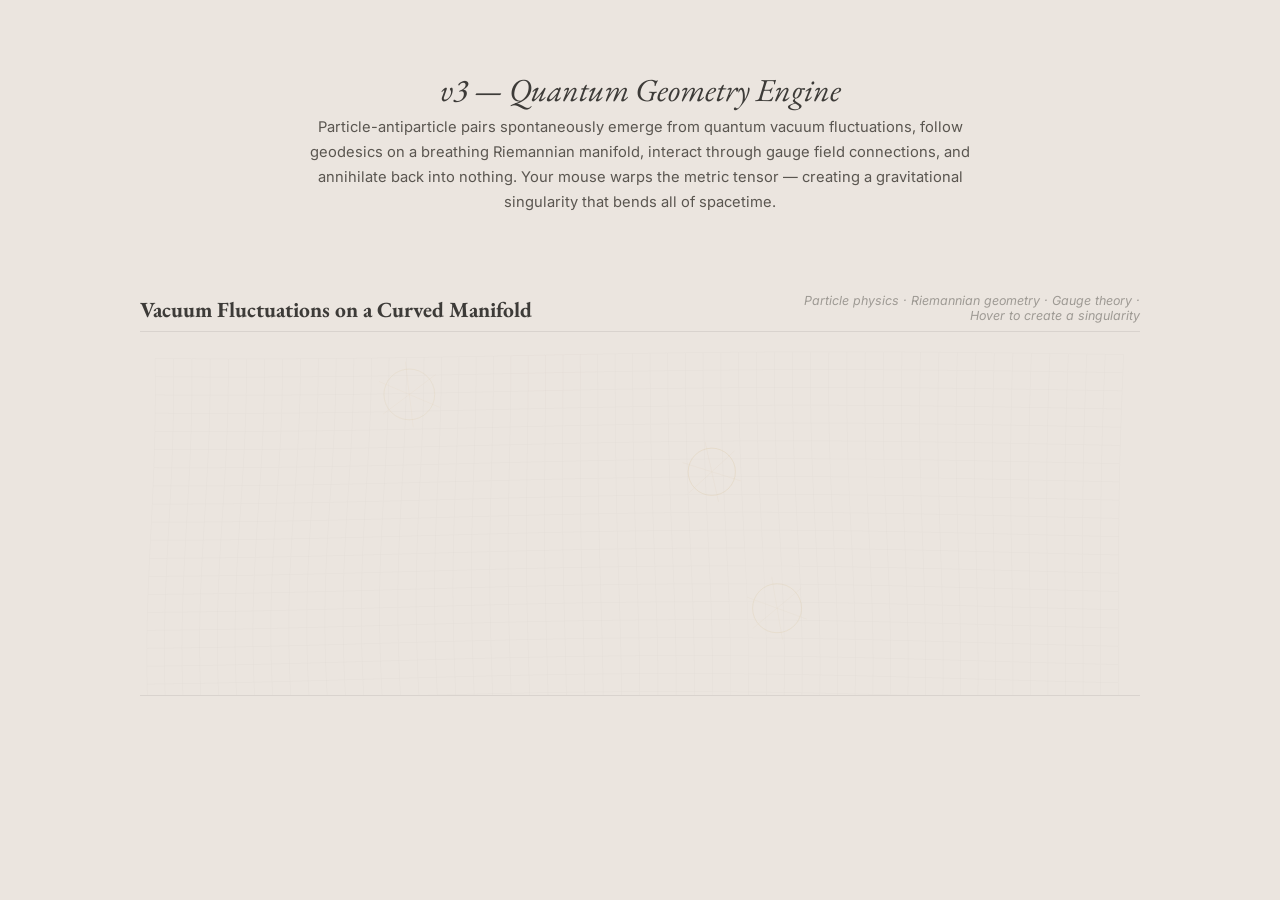
<file: footer_demos_v3.html>
<!DOCTYPE html>
<html lang="en">
<head>
    <meta charset="UTF-8">
    <meta name="viewport" content="width=device-width, initial-scale=1.0">
    <title>Footer Prototype v3 — Quantum Geometry Engine</title>
    <link href="https://fonts.googleapis.com/css2?family=EB+Garamond:ital,wght@0,400;0,500;1,400&family=Inter:wght@300;400;500&display=swap" rel="stylesheet">
    <style>
        :root {
            --bg: #EBE5DF;
            --text-primary: #3d3b38;
            --text-secondary: #5a5650;
            --text-muted: #9e9a94;
            --border: rgba(0, 0, 0, 0.08);
        }
        body {
            background-color: var(--bg);
            color: var(--text-primary);
            font-family: 'Inter', sans-serif;
            margin: 0;
            padding: 3rem 2rem 6rem;
            display: flex;
            flex-direction: column;
            gap: 4rem;
            align-items: center;
        }
        h1 { font-family: 'EB Garamond', serif; font-size: 2rem; font-style: italic; font-weight: 400; margin-bottom: 0.2rem; }
        p.desc { color: var(--text-secondary); max-width: 700px; text-align: center; margin-top: 0; line-height: 1.7; font-size: 0.92rem; }
        .demo { width: 100%; max-width: 1000px; }
        .demo-header { border-bottom: 1px solid var(--border); padding-bottom: 0.5rem; margin-bottom: 0.8rem; display: flex; justify-content: space-between; align-items: flex-end; }
        .demo-title { font-family: 'EB Garamond', serif; font-size: 1.35rem; margin: 0; }
        .demo-sub { font-size: 0.78rem; color: var(--text-muted); font-style: italic; text-align: right; max-width: 350px; }
        .canvas-wrap { width: 100%; height: 350px; position: relative; overflow: hidden; border-bottom: 1px solid var(--border); }
        canvas { display: block; width: 100%; height: 100%; position: absolute; top: 0; left: 0; cursor: crosshair; }
    </style>
</head>
<body>

    <div style="text-align:center;">
        <h1>v3 — Quantum Geometry Engine</h1>
        <p class="desc">Particle-antiparticle pairs spontaneously emerge from quantum vacuum fluctuations, follow geodesics on a breathing Riemannian manifold, interact through gauge field connections, and annihilate back into nothing. Your mouse warps the metric tensor — creating a gravitational singularity that bends all of spacetime.</p>
    </div>

    <div class="demo">
        <div class="demo-header">
            <h2 class="demo-title">Vacuum Fluctuations on a Curved Manifold</h2>
            <span class="demo-sub">Particle physics · Riemannian geometry · Gauge theory · Hover to create a singularity</span>
        </div>
        <div class="canvas-wrap">
            <canvas id="qge"></canvas>
        </div>
    </div>

<script>
(() => {
    const canvas = document.getElementById('qge');
    const ctx = canvas.getContext('2d');
    let W, H;

    function resize() {
        const dpr = window.devicePixelRatio || 1;
        W = canvas.clientWidth; H = canvas.clientHeight;
        canvas.width = W * dpr; canvas.height = H * dpr;
        ctx.setTransform(dpr, 0, 0, dpr, 0, 0);
    }
    resize();
    window.addEventListener('resize', resize);

    let mx = -9999, my = -9999;
    canvas.addEventListener('mousemove', e => {
        const r = canvas.getBoundingClientRect();
        mx = e.clientX - r.left; my = e.clientY - r.top;
    });
    canvas.addEventListener('mouseleave', () => { mx = -9999; my = -9999; });

    // ═══════════════════════════════════════
    // RIEMANNIAN MANIFOLD MESH
    // ═══════════════════════════════════════
    const COLS = 55, ROWS = 22, SP = 18;
    const meshVerts = [];
    for (let j = 0; j < ROWS; j++) {
        for (let i = 0; i < COLS; i++) {
            meshVerts.push({
                bx: i * SP + 10,
                by: j * SP + 10,
                x: 0, y: 0
            });
        }
    }
    function meshAt(i, j) {
        if (i < 0 || i >= COLS || j < 0 || j >= ROWS) return null;
        return meshVerts[j * COLS + i];
    }

    // Compute warped mesh positions
    function updateMesh(t) {
        for (let j = 0; j < ROWS; j++) {
            for (let i = 0; i < COLS; i++) {
                const v = meshAt(i, j);
                // Gravitational wave perturbation (Riemannian metric oscillation)
                const gw1 = Math.sin(i * 0.12 + t * 0.8) * Math.cos(j * 0.18 + t * 0.5) * 5;
                const gw2 = Math.cos(i * 0.07 - t * 0.3 + j * 0.1) * Math.sin(j * 0.15 + t * 0.6) * 4;
                const gw3 = Math.sin((i + j) * 0.09 + t * 0.4) * 3;

                v.x = v.bx + gw1 + gw2;
                v.y = v.by + gw3 + Math.cos(i * 0.1 + t * 0.35) * 2.5;

                // Mouse: metric tensor singularity (schwarzschild-like warp)
                if (mx > -100) {
                    const dx = v.x - mx, dy = v.y - my;
                    const dist = Math.sqrt(dx * dx + dy * dy);
                    if (dist < 140 && dist > 2) {
                        const warpStrength = Math.pow((140 - dist) / 140, 2) * 22;
                        const angle = Math.atan2(dy, dx);
                        // Frame-dragging: spiral + radial compression
                        v.x += Math.cos(angle + 0.8) * warpStrength;
                        v.y += Math.sin(angle + 0.8) * warpStrength;
                    }
                }
            }
        }
    }

    function drawMesh() {
        for (let j = 0; j < ROWS; j++) {
            for (let i = 0; i < COLS; i++) {
                const v = meshAt(i, j);
                const right = meshAt(i + 1, j);
                const down = meshAt(i, j + 1);

                // Compute local strain (metric distortion)
                let strain = 0;
                if (right) {
                    const edx = right.x - v.x, edy = right.y - v.y;
                    strain += Math.abs(Math.sqrt(edx*edx + edy*edy) - SP) / SP;
                }
                if (down) {
                    const edx = down.x - v.x, edy = down.y - v.y;
                    strain += Math.abs(Math.sqrt(edx*edx + edy*edy) - SP) / SP;
                }
                strain = Math.min(strain, 1.5);

                const alpha = 0.04 + strain * 0.12;
                const r = Math.floor(90 + strain * 50);
                const g = Math.floor(86 - strain * 10);
                const b = Math.floor(80 - strain * 15);
                ctx.strokeStyle = `rgba(${r}, ${g}, ${b}, ${alpha})`;
                ctx.lineWidth = 0.4 + strain * 0.4;

                if (right) {
                    ctx.beginPath();
                    ctx.moveTo(v.x, v.y);
                    ctx.lineTo(right.x, right.y);
                    ctx.stroke();
                }
                if (down) {
                    ctx.beginPath();
                    ctx.moveTo(v.x, v.y);
                    ctx.lineTo(down.x, down.y);
                    ctx.stroke();
                }
            }
        }
    }

    // ═══════════════════════════════════════
    // PARTICLES & ANTIPARTICLES
    // ═══════════════════════════════════════
    const particles = [];
    const MAX_PARTICLES = 60;
    const annihilations = []; // flash effects

    function spawnPair(t) {
        const sx = Math.random() * W * 0.8 + W * 0.1;
        const sy = Math.random() * H * 0.8 + H * 0.1;
        const angle = Math.random() * Math.PI * 2;
        const speed = 0.3 + Math.random() * 0.5;
        const lifetime = 300 + Math.random() * 500;

        // Particle
        particles.push({
            x: sx, y: sy,
            vx: Math.cos(angle) * speed,
            vy: Math.sin(angle) * speed,
            charge: 1,
            life: lifetime,
            maxLife: lifetime,
            born: t,
            radius: 1.5 + Math.random() * 1,
            pairId: particles.length + 1, // index of antiparticle
            trail: []
        });

        // Antiparticle (opposite direction)
        particles.push({
            x: sx, y: sy,
            vx: -Math.cos(angle) * speed,
            vy: -Math.sin(angle) * speed,
            charge: -1,
            life: lifetime,
            maxLife: lifetime,
            born: t,
            radius: 1.5 + Math.random() * 1,
            pairId: particles.length - 1,
            trail: []
        });
    }

    // Interpolate the manifold metric at a point to get the local geodesic direction
    function geodesicForce(x, y, t) {
        // Find the mesh cell we're in
        const ci = Math.floor((x - 10) / SP);
        const cj = Math.floor((y - 10) / SP);
        const v00 = meshAt(ci, cj);
        const v10 = meshAt(ci + 1, cj);
        const v01 = meshAt(ci, cj + 1);
        if (!v00 || !v10 || !v01) return { fx: 0, fy: 0 };

        // Christoffel-like: force = gradient of metric distortion
        const gx = (v10.x - v00.x) / SP - 1; // deviation from flat
        const gy = (v01.y - v00.y) / SP - 1;
        return { fx: gx * 0.15, fy: gy * 0.15 };
    }

    function updateParticles(t) {
        // Spawn new pairs
        if (particles.length < MAX_PARTICLES && Math.random() < 0.03) {
            spawnPair(t);
        }

        for (let i = particles.length - 1; i >= 0; i--) {
            const p = particles[i];
            p.life--;

            // Geodesic force from the manifold curvature
            const gf = geodesicForce(p.x, p.y, t);
            p.vx += gf.fx;
            p.vy += gf.fy;

            // Mouse gravitational well
            if (mx > -100) {
                const dx = mx - p.x, dy = my - p.y;
                const dist = Math.sqrt(dx * dx + dy * dy);
                if (dist < 200 && dist > 5) {
                    const force = 0.8 / (dist * 0.3);
                    p.vx += (dx / dist) * force;
                    p.vy += (dy / dist) * force;
                }
            }

            // Damping
            p.vx *= 0.995;
            p.vy *= 0.995;

            p.x += p.vx;
            p.y += p.vy;

            // Trail
            p.trail.push({ x: p.x, y: p.y });
            if (p.trail.length > 30) p.trail.shift();

            // Check for annihilation with nearby opposite-charge particles
            for (let j = i - 1; j >= 0; j--) {
                const p2 = particles[j];
                if (p.charge === p2.charge) continue;
                const dx = p.x - p2.x, dy = p.y - p2.y;
                const dist = Math.sqrt(dx * dx + dy * dy);
                if (dist < 8) {
                    // ANNIHILATION!
                    annihilations.push({
                        x: (p.x + p2.x) / 2,
                        y: (p.y + p2.y) / 2,
                        life: 40,
                        maxLife: 40
                    });
                    particles.splice(i, 1);
                    particles.splice(j, 1);
                    i--;
                    break;
                }
            }

            // Remove if dead or out of bounds
            if (p.life <= 0 || p.x < -50 || p.x > W + 50 || p.y < -50 || p.y > H + 50) {
                particles.splice(i, 1);
            }
        }
    }

    function drawParticles() {
        for (const p of particles) {
            const lifeRatio = p.life / p.maxLife;

            // Trail (worldline)
            if (p.trail.length > 2) {
                ctx.beginPath();
                ctx.moveTo(p.trail[0].x, p.trail[0].y);
                for (let k = 1; k < p.trail.length; k++) {
                    ctx.lineTo(p.trail[k].x, p.trail[k].y);
                }
                const trailColor = p.charge > 0
                    ? `rgba(179, 75, 54, ${0.15 * lifeRatio})`
                    : `rgba(54, 100, 179, ${0.15 * lifeRatio})`;
                ctx.strokeStyle = trailColor;
                ctx.lineWidth = 0.8;
                ctx.stroke();
            }

            // Particle glow
            const glowR = p.radius * 6;
            const grad = ctx.createRadialGradient(p.x, p.y, 0, p.x, p.y, glowR);
            if (p.charge > 0) {
                grad.addColorStop(0, `rgba(179, 75, 54, ${0.4 * lifeRatio})`);
                grad.addColorStop(1, `rgba(179, 75, 54, 0)`);
            } else {
                grad.addColorStop(0, `rgba(54, 100, 179, ${0.4 * lifeRatio})`);
                grad.addColorStop(1, `rgba(54, 100, 179, 0)`);
            }
            ctx.fillStyle = grad;
            ctx.beginPath();
            ctx.arc(p.x, p.y, glowR, 0, Math.PI * 2);
            ctx.fill();

            // Core
            ctx.beginPath();
            ctx.arc(p.x, p.y, p.radius, 0, Math.PI * 2);
            ctx.fillStyle = p.charge > 0
                ? `rgba(179, 75, 54, ${0.8 * lifeRatio})`
                : `rgba(54, 100, 179, ${0.8 * lifeRatio})`;
            ctx.fill();
        }

        // Gauge field connections (flux tubes between nearby opposite charges)
        for (let i = 0; i < particles.length; i++) {
            for (let j = i + 1; j < particles.length; j++) {
                const a = particles[i], b = particles[j];
                if (a.charge === b.charge) continue;
                const dx = a.x - b.x, dy = a.y - b.y;
                const dist = Math.sqrt(dx * dx + dy * dy);
                if (dist < 100) {
                    const alpha = 0.25 * (1 - dist / 100);
                    // Draw curved flux tube (bezier)
                    const midX = (a.x + b.x) / 2;
                    const midY = (a.y + b.y) / 2;
                    const perpX = -(a.y - b.y) * 0.15;
                    const perpY = (a.x - b.x) * 0.15;

                    ctx.beginPath();
                    ctx.moveTo(a.x, a.y);
                    ctx.quadraticCurveTo(midX + perpX, midY + perpY, b.x, b.y);
                    ctx.strokeStyle = `rgba(140, 80, 120, ${alpha})`;
                    ctx.lineWidth = 0.6 + alpha * 2;
                    ctx.stroke();

                    // Interaction vertex (tiny Feynman diagram dot)
                    if (dist < 40) {
                        ctx.beginPath();
                        ctx.arc(midX, midY, 1.5, 0, Math.PI * 2);
                        ctx.fillStyle = `rgba(140, 80, 120, ${alpha * 2})`;
                        ctx.fill();
                    }
                }
            }
        }
    }

    // ═══════════════════════════════════════
    // ANNIHILATION FLASHES
    // ═══════════════════════════════════════
    function drawAnnihilations() {
        for (let i = annihilations.length - 1; i >= 0; i--) {
            const a = annihilations[i];
            a.life--;
            if (a.life <= 0) { annihilations.splice(i, 1); continue; }

            const progress = 1 - a.life / a.maxLife;
            const radius = progress * 35;
            const alpha = (1 - progress) * 0.6;

            // Expanding ring
            ctx.beginPath();
            ctx.arc(a.x, a.y, radius, 0, Math.PI * 2);
            ctx.strokeStyle = `rgba(200, 160, 80, ${alpha})`;
            ctx.lineWidth = 2 * (1 - progress);
            ctx.stroke();

            // Inner flash
            if (progress < 0.3) {
                const flashAlpha = (1 - progress / 0.3) * 0.5;
                const flashGrad = ctx.createRadialGradient(a.x, a.y, 0, a.x, a.y, 15);
                flashGrad.addColorStop(0, `rgba(255, 240, 200, ${flashAlpha})`);
                flashGrad.addColorStop(1, `rgba(255, 240, 200, 0)`);
                ctx.fillStyle = flashGrad;
                ctx.beginPath();
                ctx.arc(a.x, a.y, 15, 0, Math.PI * 2);
                ctx.fill();
            }

            // Gamma ray lines (pair annihilation produces photons)
            const numRays = 6;
            for (let r = 0; r < numRays; r++) {
                const rayAngle = (r / numRays) * Math.PI * 2 + progress * 2;
                const rayLen = radius * 1.3;
                ctx.beginPath();
                ctx.moveTo(a.x, a.y);
                ctx.lineTo(
                    a.x + Math.cos(rayAngle) * rayLen,
                    a.y + Math.sin(rayAngle) * rayLen
                );
                ctx.strokeStyle = `rgba(200, 160, 80, ${alpha * 0.4})`;
                ctx.lineWidth = 0.5;
                ctx.stroke();
            }
        }
    }

    // ═══════════════════════════════════════
    // GRAVITATIONAL LENSING RING (around mouse)
    // ═══════════════════════════════════════
    function drawSingularity() {
        if (mx < -100) return;

        // Event horizon
        ctx.beginPath();
        ctx.arc(mx, my, 5, 0, Math.PI * 2);
        ctx.fillStyle = 'rgba(30, 28, 25, 0.6)';
        ctx.fill();

        // Photon sphere / ergosphere rings
        for (let ring = 0; ring < 3; ring++) {
            const r = 12 + ring * 10;
            ctx.beginPath();
            ctx.arc(mx, my, r, 0, Math.PI * 2);
            ctx.strokeStyle = `rgba(90, 86, 80, ${0.12 - ring * 0.03})`;
            ctx.lineWidth = 0.5;
            ctx.stroke();
        }
    }

    // ═══════════════════════════════════════
    // MAIN LOOP
    // ═══════════════════════════════════════
    let t = 0;
    function frame() {
        ctx.clearRect(0, 0, W, H);
        t += 0.012;

        updateMesh(t);
        drawMesh();
        updateParticles(t);
        drawParticles();
        drawAnnihilations();
        drawSingularity();

        requestAnimationFrame(frame);
    }

    // Seed initial particles
    for (let i = 0; i < 6; i++) spawnPair(0);
    frame();
})();
</script>

</body>
</html>
</file>
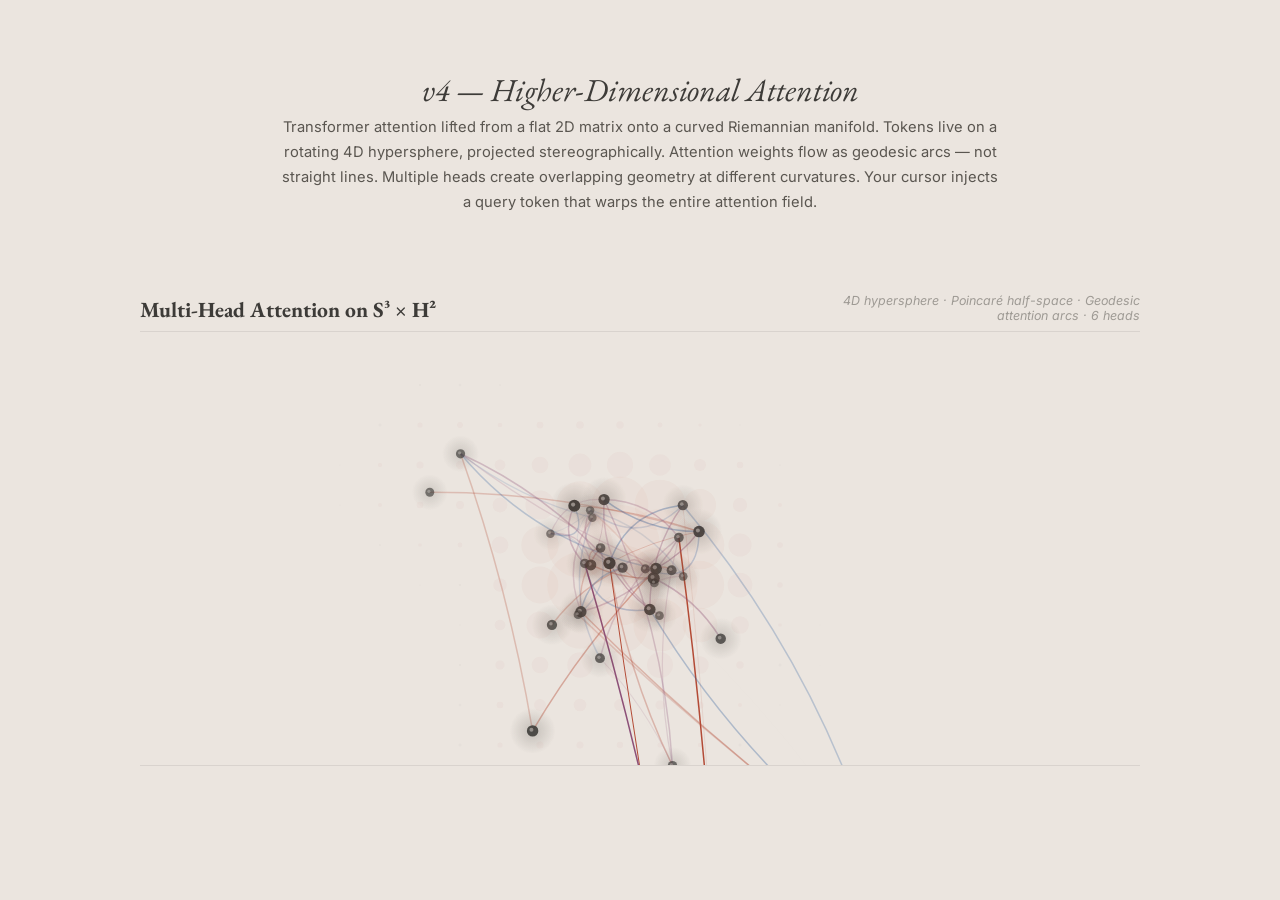
<file: footer_demos_v4.html>
<!DOCTYPE html>
<html lang="en">
<head>
    <meta charset="UTF-8">
    <meta name="viewport" content="width=device-width, initial-scale=1.0">
    <title>v4 — Attention on a Riemannian Manifold</title>
    <link href="https://fonts.googleapis.com/css2?family=EB+Garamond:ital,wght@0,400;0,500;1,400&family=Inter:wght@300;400;500&display=swap" rel="stylesheet">
    <style>
        :root { --bg: #EBE5DF; --text-primary: #3d3b38; --text-secondary: #5a5650; --text-muted: #9e9a94; --border: rgba(0,0,0,0.08); }
        body { background: var(--bg); color: var(--text-primary); font-family: 'Inter', sans-serif; margin: 0; padding: 3rem 2rem 6rem; display: flex; flex-direction: column; gap: 4rem; align-items: center; }
        h1 { font-family: 'EB Garamond', serif; font-size: 2rem; font-style: italic; font-weight: 400; margin-bottom: 0.2rem; }
        p.desc { color: var(--text-secondary); max-width: 720px; text-align: center; margin-top: 0; line-height: 1.7; font-size: 0.92rem; }
        .demo { width: 100%; max-width: 1000px; }
        .demo-header { border-bottom: 1px solid var(--border); padding-bottom: 0.5rem; margin-bottom: 0.8rem; display: flex; justify-content: space-between; align-items: flex-end; }
        .demo-title { font-family: 'EB Garamond', serif; font-size: 1.35rem; margin: 0; }
        .demo-sub { font-size: 0.78rem; color: var(--text-muted); font-style: italic; text-align: right; max-width: 350px; }
        .canvas-wrap { width: 100%; height: 420px; position: relative; overflow: hidden; border-bottom: 1px solid var(--border); }
        canvas { display: block; width: 100%; height: 100%; position: absolute; top: 0; left: 0; cursor: crosshair; }
    </style>
</head>
<body>

<div style="text-align:center;">
    <h1>v4 — Higher-Dimensional Attention</h1>
    <p class="desc">Transformer attention lifted from a flat 2D matrix onto a curved Riemannian manifold. Tokens live on a rotating 4D hypersphere, projected stereographically. Attention weights flow as geodesic arcs — not straight lines. Multiple heads create overlapping geometry at different curvatures. Your cursor injects a query token that warps the entire attention field.</p>
</div>

<div class="demo">
    <div class="demo-header">
        <h2 class="demo-title">Multi-Head Attention on S³ × H²</h2>
        <span class="demo-sub">4D hypersphere · Poincaré half-space · Geodesic attention arcs · 6 heads</span>
    </div>
    <div class="canvas-wrap">
        <canvas id="attn"></canvas>
    </div>
</div>

<script>
(() => {
    const canvas = document.getElementById('attn');
    const ctx = canvas.getContext('2d');
    let W, H, cx, cy;

    function resize() {
        const dpr = window.devicePixelRatio || 1;
        W = canvas.clientWidth; H = canvas.clientHeight;
        canvas.width = W * dpr; canvas.height = H * dpr;
        ctx.setTransform(dpr, 0, 0, dpr, 0, 0);
        cx = W / 2; cy = H / 2;
    }
    resize();
    window.addEventListener('resize', resize);

    let mx = -9999, my = -9999;
    canvas.addEventListener('mousemove', e => {
        const r = canvas.getBoundingClientRect();
        mx = e.clientX - r.left; my = e.clientY - r.top;
    });
    canvas.addEventListener('mouseleave', () => { mx = -9999; my = -9999; });

    // ═══════════════════════════════════════
    // TOKEN EMBEDDINGS IN 4D (on S³)
    // ═══════════════════════════════════════
    const NUM_TOKENS = 32;
    const NUM_HEADS = 6;
    const DIM = 4; // 4D embeddings on S³

    // Head colors — warm palette
    const headColors = [
        [179, 75, 54],    // rust red
        [54, 100, 160],   // deep blue
        [140, 80, 120],   // mauve
        [80, 130, 90],    // sage green
        [160, 120, 50],   // amber
        [90, 86, 80],     // warm grey
    ];

    // Generate tokens as points on S³ (4D unit sphere)
    const tokens = [];
    for (let i = 0; i < NUM_TOKENS; i++) {
        // Random point on S³ via normalization of 4D Gaussian
        let v = [];
        let norm = 0;
        for (let d = 0; d < DIM; d++) {
            const g = (Math.random() + Math.random() + Math.random() - 1.5) * 1.2; // approx gaussian
            v.push(g);
            norm += g * g;
        }
        norm = Math.sqrt(norm);
        v = v.map(x => x / norm);

        // Each token also has per-head query/key vectors (random unit vectors in 4D)
        const heads = [];
        for (let h = 0; h < NUM_HEADS; h++) {
            let q = [], k = [];
            let qn = 0, kn = 0;
            for (let d = 0; d < DIM; d++) {
                const gq = (Math.random() - 0.5) * 2;
                const gk = (Math.random() - 0.5) * 2;
                q.push(gq); k.push(gk);
                qn += gq * gq; kn += gk * gk;
            }
            qn = Math.sqrt(qn); kn = Math.sqrt(kn);
            heads.push({
                q: q.map(x => x / qn),
                k: k.map(x => x / kn)
            });
        }

        tokens.push({
            pos4d: v,
            heads: heads,
            phase: Math.random() * Math.PI * 2,
            drift: (Math.random() - 0.5) * 0.002,
            // Projected 2D position (computed each frame)
            sx: 0, sy: 0, sz: 0, scale: 1
        });
    }

    // ═══════════════════════════════════════
    // 4D ROTATION MATRICES
    // ═══════════════════════════════════════
    function rotate4D(v, t) {
        // XW rotation
        let [x, y, z, w] = v;
        const a1 = t * 0.15;
        let nx = x * Math.cos(a1) - w * Math.sin(a1);
        let nw = x * Math.sin(a1) + w * Math.cos(a1);
        x = nx; w = nw;

        // YZ rotation (slower, different phase)
        const a2 = t * 0.1;
        let ny = y * Math.cos(a2) - z * Math.sin(a2);
        let nz = y * Math.sin(a2) + z * Math.cos(a2);
        y = ny; z = nz;

        // XZ rotation (mouse-driven)
        if (mx > -100) {
            const mouseAngle = (mx - cx) / W * 0.6;
            const nx2 = x * Math.cos(mouseAngle) - z * Math.sin(mouseAngle);
            const nz2 = x * Math.sin(mouseAngle) + z * Math.cos(mouseAngle);
            x = nx2; z = nz2;

            // YW rotation (mouse Y)
            const mouseAY = (my - cy) / H * 0.4;
            const ny2 = y * Math.cos(mouseAY) - w * Math.sin(mouseAY);
            const nw2 = y * Math.sin(mouseAY) + w * Math.cos(mouseAY);
            y = ny2; w = nw2;
        }

        return [x, y, z, w];
    }

    // Stereographic projection S³ → R³ → R² (with perspective)
    function project(v4d) {
        const [x, y, z, w] = v4d;
        // S³ → R³ stereographic (project from north pole w = 1)
        const denom = 1.05 - w;
        if (Math.abs(denom) < 0.01) return { sx: cx, sy: cy, sz: 0, scale: 0.1 };
        const px = x / denom;
        const py = y / denom;
        const pz = z / denom;

        // R³ → R² perspective projection
        const fov = 3.5;
        const perspective = fov / (fov + pz);
        const screenScale = Math.min(W, H) * 0.28;

        return {
            sx: cx + px * screenScale * perspective,
            sy: cy + py * screenScale * perspective,
            sz: pz,
            scale: perspective
        };
    }

    // ═══════════════════════════════════════
    // GEODESIC DISTANCE ON S³
    // (Great-circle distance via dot product)
    // ═══════════════════════════════════════
    function geodesicDist(a, b) {
        let dot = 0;
        for (let d = 0; d < DIM; d++) dot += a[d] * b[d];
        dot = Math.max(-1, Math.min(1, dot));
        return Math.acos(dot); // angle = geodesic distance on unit sphere
    }

    // ═══════════════════════════════════════
    // HYPERBOLIC ATTENTION SCORE
    // Replaces flat dot(Q,K)/√d with
    // Möbius-aware hyperbolic distance
    // ═══════════════════════════════════════
    function hyperbolicAttention(qi, kj) {
        // Compute in the Poincaré ball model
        // Map unit vectors to Poincaré ball via tanh scaling
        let qNorm2 = 0, kNorm2 = 0, diff2 = 0;
        for (let d = 0; d < DIM; d++) {
            const qd = qi[d] * 0.9; // scale inside ball
            const kd = kj[d] * 0.9;
            qNorm2 += qd * qd;
            kNorm2 += kd * kd;
            diff2 += (qd - kd) * (qd - kd);
        }
        // Poincaré distance
        const numerator = 2 * diff2;
        const denominator = (1 - qNorm2) * (1 - kNorm2);
        if (denominator <= 0) return 0;
        const coshDist = 1 + numerator / denominator;
        const dist = Math.acosh(Math.max(1, coshDist));
        // Convert distance to attention weight (closer = higher attention)
        return Math.exp(-dist * 1.5);
    }

    // ═══════════════════════════════════════
    // DRAW GEODESIC ARC BETWEEN TWO PROJECTED POINTS
    // (Curved based on their 4D relationship)
    // ═══════════════════════════════════════
    function drawGeodesicArc(p1, p2, curvature, color, alpha, lineWidth) {
        const dx = p2.sx - p1.sx;
        const dy = p2.sy - p1.sy;
        const dist = Math.sqrt(dx * dx + dy * dy);
        if (dist < 2) return;

        // Control point for quadratic bezier (perpendicular offset = curvature of the geodesic)
        const midX = (p1.sx + p2.sx) / 2;
        const midY = (p1.sy + p2.sy) / 2;
        const perpX = -dy / dist * curvature;
        const perpY = dx / dist * curvature;

        ctx.beginPath();
        ctx.moveTo(p1.sx, p1.sy);
        ctx.quadraticCurveTo(midX + perpX, midY + perpY, p2.sx, p2.sy);
        ctx.strokeStyle = `rgba(${color[0]}, ${color[1]}, ${color[2]}, ${alpha})`;
        ctx.lineWidth = lineWidth;
        ctx.stroke();
    }

    // ═══════════════════════════════════════
    // MAIN RENDER LOOP
    // ═══════════════════════════════════════
    let t = 0;

    function frame() {
        ctx.clearRect(0, 0, W, H);
        t += 0.006;

        // 1. Update 4D positions (slow drift on the sphere)
        for (const tok of tokens) {
            // Small perturbation to position on S³
            tok.phase += tok.drift;
            const perturbed = tok.pos4d.map((v, d) =>
                v + Math.sin(t * 0.5 + tok.phase + d * 1.3) * 0.02
            );
            // Re-normalize to stay on S³
            let norm = 0;
            for (let d = 0; d < DIM; d++) norm += perturbed[d] * perturbed[d];
            norm = Math.sqrt(norm);
            for (let d = 0; d < DIM; d++) perturbed[d] /= norm;

            // Rotate through 4D and project
            const rotated = rotate4D(perturbed, t);
            const proj = project(rotated);
            tok.sx = proj.sx; tok.sy = proj.sy;
            tok.sz = proj.sz; tok.scale = proj.scale;
        }

        // Sort by depth for correct layering
        const sorted = [...tokens].sort((a, b) => a.sz - b.sz);

        // 2. Draw attention connections per head
        for (let h = 0; h < NUM_HEADS; h++) {
            const color = headColors[h];
            // Only draw every Nth frame's head to reduce overdraw
            // Show 2 heads at a time, cycling
            const activeHead1 = Math.floor(t * 0.8) % NUM_HEADS;
            const activeHead2 = (activeHead1 + 1) % NUM_HEADS;
            const activeHead3 = (activeHead1 + 2) % NUM_HEADS;
            if (h !== activeHead1 && h !== activeHead2 && h !== activeHead3) continue;

            for (let i = 0; i < NUM_TOKENS; i++) {
                const ti = tokens[i];
                // Compute attention scores for this token's query against all keys
                let scores = [];
                let maxScore = 0;
                for (let j = 0; j < NUM_TOKENS; j++) {
                    if (i === j) { scores.push(0); continue; }
                    const tj = tokens[j];
                    const score = hyperbolicAttention(ti.heads[h].q, tj.heads[h].k);
                    scores.push(score);
                    if (score > maxScore) maxScore = score;
                }

                // Draw top-k attention arcs as geodesics
                const topK = 3;
                const indices = scores.map((s, idx) => ({ s, idx }))
                    .sort((a, b) => b.s - a.s)
                    .slice(0, topK);

                for (const { s, idx: j } of indices) {
                    if (s < 0.01) continue;
                    const tj = tokens[j];
                    const normalizedScore = maxScore > 0 ? s / maxScore : 0;

                    // Geodesic curvature based on S³ distance
                    const gDist = geodesicDist(ti.pos4d, tj.pos4d);
                    const curvature = gDist * 20 * Math.sin(t + h); // breathing curvature

                    const alpha = normalizedScore * 0.25 * ti.scale * tj.scale;
                    const lw = 0.3 + normalizedScore * 1.2;

                    drawGeodesicArc(ti, tj, curvature, color, alpha, lw);
                }
            }
        }

        // 3. Draw mouse query token connections
        if (mx > -100) {
            // The mouse is a "query" from outside the manifold
            const mouseToken = { sx: mx, sy: my, scale: 1 };
            for (const tok of tokens) {
                const dx = tok.sx - mx, dy = tok.sy - my;
                const dist = Math.sqrt(dx * dx + dy * dy);
                if (dist < 180) {
                    const alpha = 0.35 * (1 - dist / 180) * tok.scale;
                    const curvature = (180 - dist) * 0.15 * Math.sin(t * 2);
                    drawGeodesicArc(mouseToken, tok, curvature, [179, 75, 54], alpha, 1);
                }
            }

            // Mouse glow
            const mouseGrad = ctx.createRadialGradient(mx, my, 0, mx, my, 8);
            mouseGrad.addColorStop(0, 'rgba(179, 75, 54, 0.5)');
            mouseGrad.addColorStop(1, 'rgba(179, 75, 54, 0)');
            ctx.fillStyle = mouseGrad;
            ctx.beginPath();
            ctx.arc(mx, my, 8, 0, Math.PI * 2);
            ctx.fill();
        }

        // 4. Draw tokens (depth-sorted)
        for (const tok of sorted) {
            const sz = 2 + tok.scale * 3;
            const depthAlpha = 0.15 + tok.scale * 0.6;

            // Outer glow
            const glowR = sz * 4;
            const grad = ctx.createRadialGradient(tok.sx, tok.sy, 0, tok.sx, tok.sy, glowR);
            grad.addColorStop(0, `rgba(90, 86, 80, ${depthAlpha * 0.3})`);
            grad.addColorStop(1, 'rgba(90, 86, 80, 0)');
            ctx.fillStyle = grad;
            ctx.beginPath();
            ctx.arc(tok.sx, tok.sy, glowR, 0, Math.PI * 2);
            ctx.fill();

            // Core
            ctx.beginPath();
            ctx.arc(tok.sx, tok.sy, sz, 0, Math.PI * 2);
            ctx.fillStyle = `rgba(61, 59, 56, ${depthAlpha})`;
            ctx.fill();

            // Inner highlight (specular)
            ctx.beginPath();
            ctx.arc(tok.sx - sz * 0.2, tok.sy - sz * 0.2, sz * 0.35, 0, Math.PI * 2);
            ctx.fillStyle = `rgba(235, 229, 223, ${depthAlpha * 0.5})`;
            ctx.fill();
        }

        // 5. Draw subtle manifold curvature field
        // (Background grid on a Poincaré half-plane showing curvature)
        ctx.globalAlpha = 0.03;
        const gridStep = 40;
        for (let gx = 0; gx < W; gx += gridStep) {
            for (let gy = 0; gy < H; gy += gridStep) {
                // Sum attention energy at this point
                let energy = 0;
                for (const tok of tokens) {
                    const dx = tok.sx - gx, dy = tok.sy - gy;
                    const d = Math.sqrt(dx * dx + dy * dy);
                    if (d < 120) energy += tok.scale * (120 - d) / 120;
                }
                if (energy > 0.1) {
                    const r = energy * 3;
                    ctx.beginPath();
                    ctx.arc(gx, gy, r, 0, Math.PI * 2);
                    ctx.fillStyle = energy > 0.5 ? 'rgba(179, 75, 54, 1)' : 'rgba(90, 86, 80, 1)';
                    ctx.fill();
                }
            }
        }
        ctx.globalAlpha = 1;

        requestAnimationFrame(frame);
    }

    frame();
})();
</script>

</body>
</html>
</file>
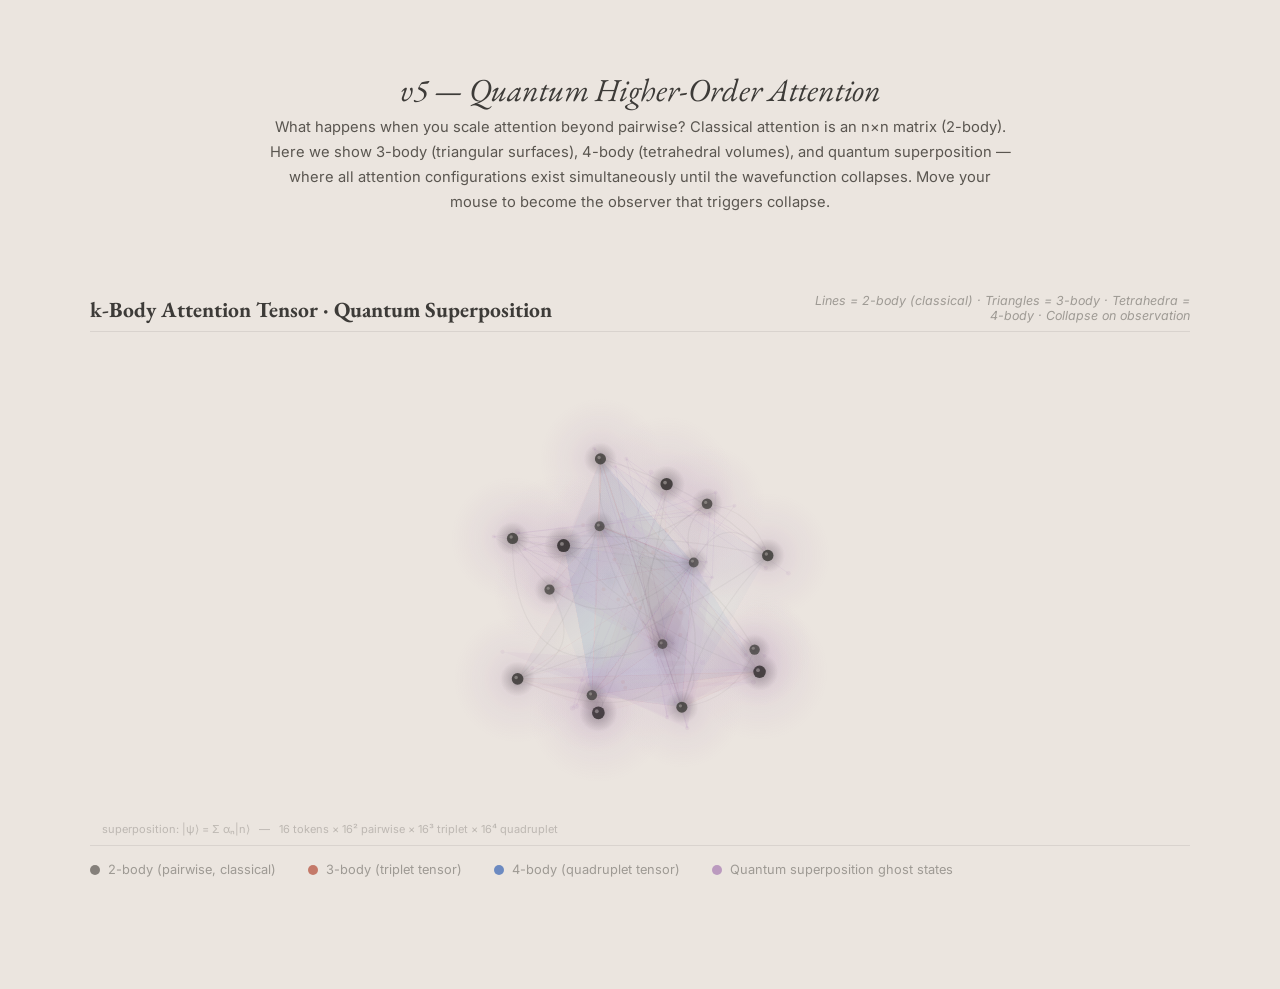
<file: footer_demos_v5.html>
<!DOCTYPE html>
<html lang="en">
<head>
    <meta charset="UTF-8">
    <meta name="viewport" content="width=device-width, initial-scale=1.0">
    <title>v5 — Quantum Higher-Order Attention Tensor</title>
    <link href="https://fonts.googleapis.com/css2?family=EB+Garamond:ital,wght@0,400;0,500;1,400&family=Inter:wght@300;400;500&display=swap" rel="stylesheet">
    <style>
        :root { --bg: #EBE5DF; --text-primary: #3d3b38; --text-secondary: #5a5650; --text-muted: #9e9a94; --border: rgba(0,0,0,0.08); }
        body { background: var(--bg); color: var(--text-primary); font-family: 'Inter', sans-serif; margin: 0; padding: 3rem 2rem 6rem; display: flex; flex-direction: column; gap: 4rem; align-items: center; }
        h1 { font-family: 'EB Garamond', serif; font-size: 2rem; font-style: italic; font-weight: 400; margin-bottom: 0.2rem; }
        p.desc { color: var(--text-secondary); max-width: 750px; text-align: center; margin-top: 0; line-height: 1.7; font-size: 0.92rem; }
        .demo { width: 100%; max-width: 1100px; }
        .demo-header { border-bottom: 1px solid var(--border); padding-bottom: 0.5rem; margin-bottom: 0.8rem; display: flex; justify-content: space-between; align-items: flex-end; flex-wrap: wrap; gap: 0.5rem; }
        .demo-title { font-family: 'EB Garamond', serif; font-size: 1.35rem; margin: 0; }
        .demo-sub { font-size: 0.78rem; color: var(--text-muted); font-style: italic; text-align: right; max-width: 380px; }
        .canvas-wrap { width: 100%; height: 500px; position: relative; overflow: hidden; border-bottom: 1px solid var(--border); }
        canvas { display: block; width: 100%; height: 100%; position: absolute; top: 0; left: 0; cursor: crosshair; }
        .legend { display: flex; gap: 2rem; padding: 1rem 0; font-size: 0.8rem; color: var(--text-muted); flex-wrap: wrap; }
        .legend-item { display: flex; align-items: center; gap: 0.5rem; }
        .legend-dot { width: 10px; height: 10px; border-radius: 50%; }
    </style>
</head>
<body>

<div style="text-align:center;">
    <h1>v5 — Quantum Higher-Order Attention</h1>
    <p class="desc">What happens when you scale attention beyond pairwise? Classical attention is an n×n matrix (2-body). Here we show 3-body (triangular surfaces), 4-body (tetrahedral volumes), and quantum superposition — where all attention configurations exist simultaneously until the wavefunction collapses. Move your mouse to become the observer that triggers collapse.</p>
</div>

<div class="demo">
    <div class="demo-header">
        <h2 class="demo-title">k-Body Attention Tensor · Quantum Superposition</h2>
        <span class="demo-sub">Lines = 2-body (classical) · Triangles = 3-body · Tetrahedra = 4-body · Collapse on observation</span>
    </div>
    <div class="canvas-wrap">
        <canvas id="qattn"></canvas>
    </div>
    <div class="legend">
        <div class="legend-item"><div class="legend-dot" style="background: rgba(90,86,80,0.7);"></div> 2-body (pairwise, classical)</div>
        <div class="legend-item"><div class="legend-dot" style="background: rgba(179,75,54,0.7);"></div> 3-body (triplet tensor)</div>
        <div class="legend-item"><div class="legend-dot" style="background: rgba(54,100,179,0.7);"></div> 4-body (quadruplet tensor)</div>
        <div class="legend-item"><div class="legend-dot" style="background: rgba(140,80,160,0.5);"></div> Quantum superposition ghost states</div>
    </div>
</div>

<script>
(() => {
    const canvas = document.getElementById('qattn');
    const ctx = canvas.getContext('2d');
    let W, H, cx, cy;

    function resize() {
        const dpr = window.devicePixelRatio || 1;
        W = canvas.clientWidth; H = canvas.clientHeight;
        canvas.width = W * dpr; canvas.height = H * dpr;
        ctx.setTransform(dpr, 0, 0, dpr, 0, 0);
        cx = W / 2; cy = H / 2;
    }
    resize();
    window.addEventListener('resize', resize);

    let mx = -9999, my = -9999;
    let mouseInside = false;
    canvas.addEventListener('mousemove', e => {
        const r = canvas.getBoundingClientRect();
        mx = e.clientX - r.left; my = e.clientY - r.top;
        mouseInside = true;
    });
    canvas.addEventListener('mouseleave', () => { mx = -9999; my = -9999; mouseInside = false; });

    // ═══════════════════════════════════════
    // TOKENS IN 3D SPACE
    // ═══════════════════════════════════════
    const N = 16; // tokens
    const tokens = [];
    for (let i = 0; i < N; i++) {
        const phi = Math.acos(1 - 2 * (i + 0.5) / N); // golden spiral on sphere
        const theta = Math.PI * (1 + Math.sqrt(5)) * i;
        const r = 120 + Math.random() * 30;
        tokens.push({
            bx: r * Math.sin(phi) * Math.cos(theta),
            by: r * Math.sin(phi) * Math.sin(theta),
            bz: r * Math.cos(phi),
            x: 0, y: 0, z: 0,
            sx: 0, sy: 0, scale: 1,
            phase: Math.random() * Math.PI * 2,
            // Quantum state: amplitude and phase for superposition
            qAmp: 0.5 + Math.random() * 0.5,
            qPhase: Math.random() * Math.PI * 2,
            // Embedding vector (for computing attention)
            emb: Array.from({length: 8}, () => (Math.random() - 0.5) * 2)
        });
    }

    // ═══════════════════════════════════════
    // 3D ROTATION & PROJECTION
    // ═══════════════════════════════════════
    function rotateAndProject(bx, by, bz, t) {
        // Y-axis rotation
        let x = bx * Math.cos(t * 0.2) + bz * Math.sin(t * 0.2);
        let z = -bx * Math.sin(t * 0.2) + bz * Math.cos(t * 0.2);
        let y = by;

        // X-axis tilt
        const tilt = 0.3 + (mouseInside ? (my - cy) / H * 0.4 : 0);
        const ny = y * Math.cos(tilt) - z * Math.sin(tilt);
        const nz = y * Math.sin(tilt) + z * Math.cos(tilt);
        y = ny; z = nz;

        // Mouse X rotation
        if (mouseInside) {
            const mouseRot = (mx - cx) / W * 0.5;
            const nx2 = x * Math.cos(mouseRot) + z * Math.sin(mouseRot);
            const nz2 = -x * Math.sin(mouseRot) + z * Math.cos(mouseRot);
            x = nx2; z = nz2;
        }

        // Perspective
        const fov = 500;
        const perspective = fov / (fov + z);
        return {
            x, y, z,
            sx: cx + x * perspective,
            sy: cy + y * perspective,
            scale: perspective
        };
    }

    // ═══════════════════════════════════════
    // ATTENTION SCORE FUNCTIONS
    // ═══════════════════════════════════════
    
    // 2-body: standard dot product
    function attn2(i, j) {
        let dot = 0;
        for (let d = 0; d < 8; d++) dot += tokens[i].emb[d] * tokens[j].emb[d];
        return Math.exp(dot * 0.3) / (1 + Math.exp(dot * 0.3));
    }

    // 3-body: tensor contraction (triple interaction)
    // A[i,j,k] = softmax(sum_d emb_i[d] * emb_j[d] * emb_k[d])
    function attn3(i, j, k) {
        let tripleProduct = 0;
        for (let d = 0; d < 8; d++) {
            tripleProduct += tokens[i].emb[d] * tokens[j].emb[d] * tokens[k].emb[d];
        }
        return Math.exp(tripleProduct * 0.5) / (1 + Math.exp(tripleProduct * 0.5));
    }

    // 4-body: quartic interaction
    function attn4(i, j, k, l) {
        let quadProduct = 0;
        for (let d = 0; d < 8; d++) {
            quadProduct += tokens[i].emb[d] * tokens[j].emb[d] * tokens[k].emb[d] * tokens[l].emb[d];
        }
        return Math.exp(quadProduct * 0.8) / (1 + Math.exp(quadProduct * 0.8));
    }

    // ═══════════════════════════════════════
    // QUANTUM SUPERPOSITION STATE
    // The attention pattern periodically
    // "collapses" and "re-superposes"
    // ═══════════════════════════════════════
    let collapsePhase = 0; // 0 = superposed, 1 = collapsed
    let collapseTarget = 0; // which configuration we collapse to
    let lastCollapseTime = 0;

    function quantumState(t) {
        // Without mouse (no observer): maintain superposition
        if (!mouseInside) {
            collapsePhase = Math.max(0, collapsePhase - 0.02);
        } else {
            // Observer present: wavefunction collapse
            collapsePhase = Math.min(1, collapsePhase + 0.03);
            if (collapsePhase >= 0.99 && t - lastCollapseTime > 3) {
                // Re-collapse to new state after delay
                collapseTarget = (collapseTarget + 1) % 4;
                collapsePhase = 0.3;
                lastCollapseTime = t;
            }
        }
        return collapsePhase;
    }

    // ═══════════════════════════════════════
    // PRE-COMPUTE ATTENTION TOP-K
    // ═══════════════════════════════════════
    // Pre-compute top 2-body connections
    const top2body = [];
    for (let i = 0; i < N; i++) {
        for (let j = i + 1; j < N; j++) {
            const score = attn2(i, j);
            if (score > 0.55) top2body.push({ i, j, score });
        }
    }
    top2body.sort((a, b) => b.score - a.score);
    const best2 = top2body.slice(0, 25);

    // Pre-compute top 3-body triplets
    const top3body = [];
    for (let i = 0; i < N; i++) {
        for (let j = i + 1; j < N; j++) {
            for (let k = j + 1; k < N; k++) {
                const score = attn3(i, j, k);
                if (score > 0.55) top3body.push({ i, j, k, score });
            }
        }
    }
    top3body.sort((a, b) => b.score - a.score);
    const best3 = top3body.slice(0, 15);

    // Pre-compute top 4-body quadruplets
    const top4body = [];
    for (let i = 0; i < N; i++) {
        for (let j = i + 1; j < N; j++) {
            for (let k = j + 1; k < N; k++) {
                for (let l = k + 1; l < N; l++) {
                    const score = attn4(i, j, k, l);
                    if (score > 0.55) top4body.push({ i, j, k, l, score });
                }
            }
        }
    }
    top4body.sort((a, b) => b.score - a.score);
    const best4 = top4body.slice(0, 10);

    // ═══════════════════════════════════════
    // MAIN RENDER
    // ═══════════════════════════════════════
    let t = 0;

    function frame() {
        ctx.clearRect(0, 0, W, H);
        t += 0.008;

        const collapse = quantumState(t);
        const superposition = 1 - collapse; // how "superposed" we are

        // Update token positions
        for (const tok of tokens) {
            const wobX = Math.sin(t * 0.5 + tok.phase) * 8;
            const wobY = Math.cos(t * 0.4 + tok.phase * 1.3) * 6;
            const wobZ = Math.sin(t * 0.3 + tok.phase * 0.7) * 7;

            const proj = rotateAndProject(tok.bx + wobX, tok.by + wobY, tok.bz + wobZ, t);
            tok.x = proj.x; tok.y = proj.y; tok.z = proj.z;
            tok.sx = proj.sx; tok.sy = proj.sy; tok.scale = proj.scale;
        }

        // ── QUANTUM GHOST STATES (superposition) ──
        if (superposition > 0.05) {
            ctx.globalAlpha = superposition * 0.12;
            // Draw 2-3 "ghost" configurations offset slightly
            for (let ghost = 0; ghost < 3; ghost++) {
                const gOffset = (ghost + 1) * 0.4;
                const ghostTokens = tokens.map(tok => {
                    const proj = rotateAndProject(
                        tok.bx + Math.sin(t * 0.5 + tok.phase + ghost * 2) * 15,
                        tok.by + Math.cos(t * 0.4 + tok.phase + ghost * 1.7) * 12,
                        tok.bz + Math.sin(t * 0.3 + tok.phase + ghost * 3) * 10,
                        t + gOffset
                    );
                    return { ...tok, sx: proj.sx, sy: proj.sy, scale: proj.scale };
                });

                // Ghost 2-body lines
                for (const { i, j } of best2.slice(0, 10)) {
                    const a = ghostTokens[i], b = ghostTokens[j];
                    ctx.beginPath();
                    ctx.moveTo(a.sx, a.sy);
                    ctx.lineTo(b.sx, b.sy);
                    ctx.strokeStyle = `rgba(140, 80, 160, 1)`;
                    ctx.lineWidth = 0.5;
                    ctx.stroke();
                }

                // Ghost 3-body triangles
                for (const { i, j, k } of best3.slice(0, 5)) {
                    const a = ghostTokens[i], b = ghostTokens[j], c = ghostTokens[k];
                    ctx.beginPath();
                    ctx.moveTo(a.sx, a.sy);
                    ctx.lineTo(b.sx, b.sy);
                    ctx.lineTo(c.sx, c.sy);
                    ctx.closePath();
                    ctx.fillStyle = 'rgba(140, 80, 160, 0.3)';
                    ctx.fill();
                }

                // Ghost dots
                for (const gt of ghostTokens) {
                    ctx.beginPath();
                    ctx.arc(gt.sx, gt.sy, 2 * gt.scale, 0, Math.PI * 2);
                    ctx.fillStyle = 'rgba(140, 80, 160, 0.6)';
                    ctx.fill();
                }
            }
            ctx.globalAlpha = 1;
        }

        // ── 4-BODY TETRAHEDRA (deepest layer) ──
        for (const { i, j, k, l, score } of best4) {
            const a = tokens[i], b = tokens[j], c = tokens[k], d = tokens[l];
            const alpha = score * 0.12 * collapse + score * 0.03;
            
            // Draw 4 triangular faces of the tetrahedron
            const faces = [
                [a, b, c], [a, b, d], [a, c, d], [b, c, d]
            ];
            for (const [p1, p2, p3] of faces) {
                ctx.beginPath();
                ctx.moveTo(p1.sx, p1.sy);
                ctx.lineTo(p2.sx, p2.sy);
                ctx.lineTo(p3.sx, p3.sy);
                ctx.closePath();
                ctx.fillStyle = `rgba(54, 100, 179, ${alpha * 0.5})`;
                ctx.fill();
                ctx.strokeStyle = `rgba(54, 100, 179, ${alpha})`;
                ctx.lineWidth = 0.4;
                ctx.stroke();
            }

            // Center of mass glow (the 4-body interaction vertex)
            const comX = (a.sx + b.sx + c.sx + d.sx) / 4;
            const comY = (a.sy + b.sy + c.sy + d.sy) / 4;
            const grad = ctx.createRadialGradient(comX, comY, 0, comX, comY, 12);
            grad.addColorStop(0, `rgba(54, 100, 179, ${alpha * 1.5})`);
            grad.addColorStop(1, 'rgba(54, 100, 179, 0)');
            ctx.fillStyle = grad;
            ctx.beginPath();
            ctx.arc(comX, comY, 12, 0, Math.PI * 2);
            ctx.fill();
        }

        // ── 3-BODY TRIANGLES (middle layer) ──
        for (const { i, j, k, score } of best3) {
            const a = tokens[i], b = tokens[j], c = tokens[k];
            const alpha = score * 0.18 * collapse + score * 0.05;

            // Filled triangle
            ctx.beginPath();
            ctx.moveTo(a.sx, a.sy);
            ctx.lineTo(b.sx, b.sy);
            ctx.lineTo(c.sx, c.sy);
            ctx.closePath();
            ctx.fillStyle = `rgba(179, 75, 54, ${alpha * 0.4})`;
            ctx.fill();
            ctx.strokeStyle = `rgba(179, 75, 54, ${alpha})`;
            ctx.lineWidth = 0.7;
            ctx.stroke();

            // Centroid interaction vertex
            const centX = (a.sx + b.sx + c.sx) / 3;
            const centY = (a.sy + b.sy + c.sy) / 3;
            ctx.beginPath();
            ctx.arc(centX, centY, 2, 0, Math.PI * 2);
            ctx.fillStyle = `rgba(179, 75, 54, ${alpha * 2})`;
            ctx.fill();
        }

        // ── 2-BODY LINES (top layer, classical) ──
        for (const { i, j, score } of best2) {
            const a = tokens[i], b = tokens[j];
            const alpha = score * 0.4 * collapse + score * 0.1;

            // Geodesic curve (slight bend based on 3D depth difference)
            const midX = (a.sx + b.sx) / 2;
            const midY = (a.sy + b.sy) / 2;
            const depthDiff = (a.z - b.z) * 0.1;
            const perpX = -(a.sy - b.sy) * depthDiff * 0.01;
            const perpY = (a.sx - b.sx) * depthDiff * 0.01;

            ctx.beginPath();
            ctx.moveTo(a.sx, a.sy);
            ctx.quadraticCurveTo(midX + perpX * 5, midY + perpY * 5, b.sx, b.sy);
            ctx.strokeStyle = `rgba(90, 86, 80, ${alpha})`;
            ctx.lineWidth = 0.5 + score * 1.2;
            ctx.stroke();
        }

        // ── TOKENS (front layer) ──
        const sorted = [...tokens].sort((a, b) => a.z - b.z);
        for (const tok of sorted) {
            const sz = 2.5 + tok.scale * 3;
            const alpha = 0.2 + tok.scale * 0.6;

            // Quantum probability cloud (uncertainty in position)
            if (superposition > 0.1) {
                const cloudR = sz * (3 + superposition * 8);
                const cloudGrad = ctx.createRadialGradient(tok.sx, tok.sy, 0, tok.sx, tok.sy, cloudR);
                cloudGrad.addColorStop(0, `rgba(140, 80, 160, ${superposition * 0.15})`);
                cloudGrad.addColorStop(0.5, `rgba(140, 80, 160, ${superposition * 0.05})`);
                cloudGrad.addColorStop(1, 'rgba(140, 80, 160, 0)');
                ctx.fillStyle = cloudGrad;
                ctx.beginPath();
                ctx.arc(tok.sx, tok.sy, cloudR, 0, Math.PI * 2);
                ctx.fill();
            }

            // Glow
            const glowR = sz * 3;
            const grad = ctx.createRadialGradient(tok.sx, tok.sy, 0, tok.sx, tok.sy, glowR);
            grad.addColorStop(0, `rgba(61, 59, 56, ${alpha * 0.4})`);
            grad.addColorStop(1, 'rgba(61, 59, 56, 0)');
            ctx.fillStyle = grad;
            ctx.beginPath();
            ctx.arc(tok.sx, tok.sy, glowR, 0, Math.PI * 2);
            ctx.fill();

            // Core
            ctx.beginPath();
            ctx.arc(tok.sx, tok.sy, sz, 0, Math.PI * 2);
            ctx.fillStyle = `rgba(61, 59, 56, ${alpha})`;
            ctx.fill();

            // Specular
            ctx.beginPath();
            ctx.arc(tok.sx - sz * 0.25, tok.sy - sz * 0.25, sz * 0.3, 0, Math.PI * 2);
            ctx.fillStyle = `rgba(235, 229, 223, ${alpha * 0.4})`;
            ctx.fill();
        }

        // ── MOUSE: OBSERVER COLLAPSE EFFECT ──
        if (mouseInside) {
            // Measurement ring
            const ringR = 12 + collapse * 3;
            ctx.beginPath();
            ctx.arc(mx, my, ringR, 0, Math.PI * 2);
            ctx.strokeStyle = `rgba(179, 75, 54, ${0.3 + collapse * 0.3})`;
            ctx.lineWidth = 1;
            ctx.stroke();

            // Observer label
            ctx.font = '10px Inter';
            ctx.fillStyle = `rgba(179, 75, 54, ${0.4 + collapse * 0.3})`;
            ctx.textAlign = 'center';
            ctx.fillText(collapse > 0.9 ? '|ψ⟩ → |n⟩ (collapsed)' : '|ψ⟩ = Σ αₙ|n⟩', mx, my + ringR + 14);

            // Draw attention from mouse to nearby tokens
            for (const tok of tokens) {
                const dx = tok.sx - mx, dy = tok.sy - my;
                const dist = Math.sqrt(dx * dx + dy * dy);
                if (dist < 200) {
                    const a = 0.3 * (1 - dist / 200);
                    ctx.beginPath();
                    ctx.moveTo(mx, my);
                    const midX = (mx + tok.sx) / 2 - dy * 0.05;
                    const midY = (my + tok.sy) / 2 + dx * 0.05;
                    ctx.quadraticCurveTo(midX, midY, tok.sx, tok.sy);
                    ctx.strokeStyle = `rgba(179, 75, 54, ${a})`;
                    ctx.lineWidth = 0.8;
                    ctx.stroke();
                }
            }
        }

        // ── WAVEFUNCTION LABEL ──
        ctx.font = '11px Inter';
        ctx.fillStyle = `rgba(158, 154, 148, 0.6)`;
        ctx.textAlign = 'left';
        const stateLabel = superposition > 0.5
            ? `superposition: |ψ⟩ = Σ αₙ|n⟩   —   ${N} tokens × ${N}² pairwise × ${N}³ triplet × ${N}⁴ quadruplet`
            : `collapsed: eigenstate ${collapseTarget}   —   observing k-body interactions`;
        ctx.fillText(stateLabel, 12, H - 12);

        requestAnimationFrame(frame);
    }

    frame();
})();
</script>

</body>
</html>
</file>
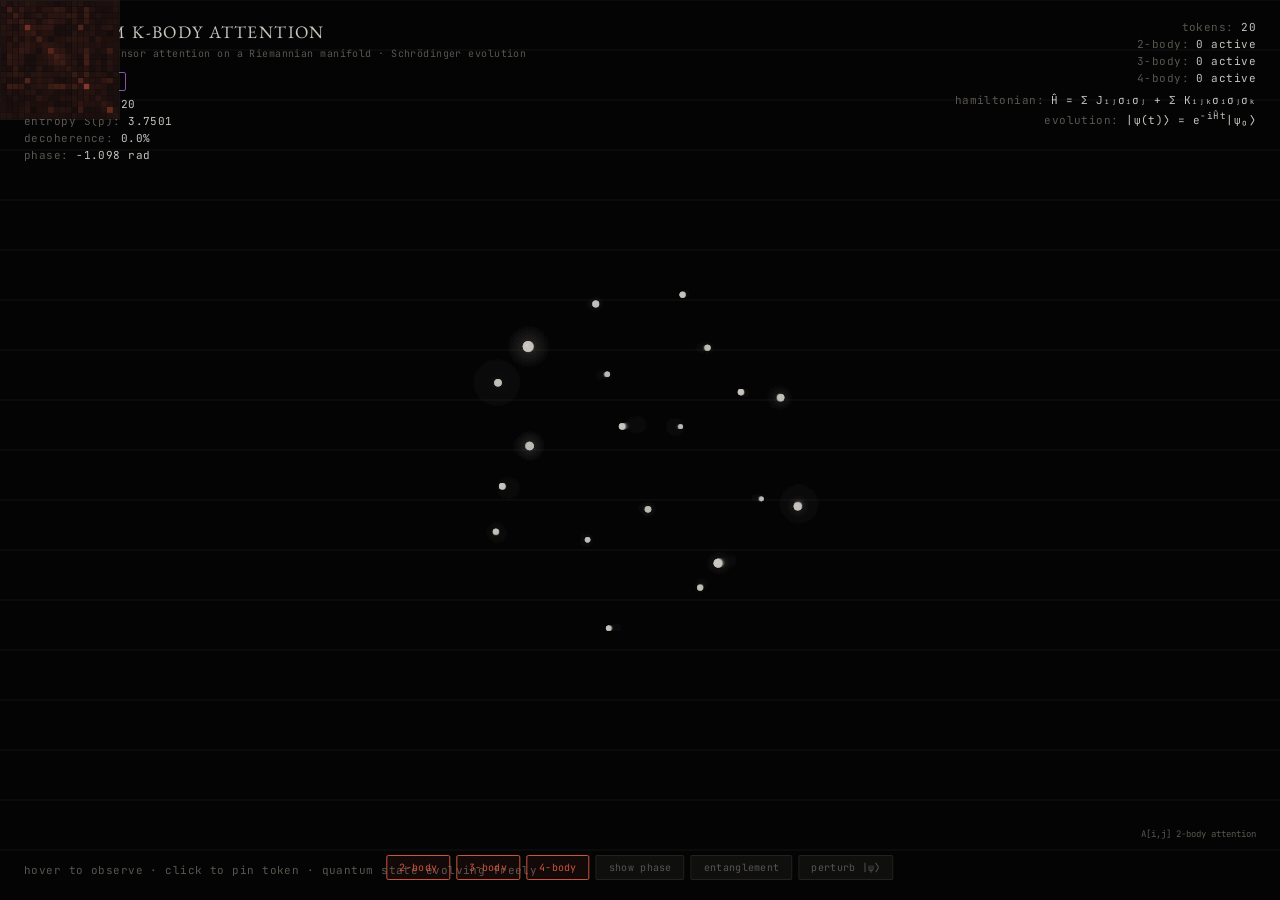
<file: footer_demos_v6.html>
<!DOCTYPE html>
<html lang="en">
<head>
    <meta charset="UTF-8">
    <meta name="viewport" content="width=device-width, initial-scale=1.0">
    <title>v6 — Quantum Higher-Order Attention: Rigorous Simulation</title>
    <link href="https://fonts.googleapis.com/css2?family=EB+Garamond:ital,wght@0,400;0,500;1,400&family=Inter:wght@300;400;500&family=JetBrains+Mono:wght@300;400&display=swap" rel="stylesheet">
    <style>
        :root { --bg: #0a0a0c; --text: #c8c4be; --text-dim: #5a5650; --accent: #c9553d; --accent2: #3d7cc9; --accent3: #8b50a8; --grid: rgba(200,196,190,0.03); }
        * { margin: 0; padding: 0; box-sizing: border-box; }
        body { background: var(--bg); color: var(--text); font-family: 'Inter', sans-serif; overflow: hidden; height: 100vh; }
        canvas { display: block; width: 100%; height: 100%; position: fixed; top: 0; left: 0; cursor: crosshair; }
        
        /* HUD overlay */
        .hud { position: fixed; z-index: 10; pointer-events: none; font-family: 'JetBrains Mono', monospace; font-size: 11px; color: var(--text-dim); letter-spacing: 0.04em; }
        .hud-top { top: 20px; left: 24px; }
        .hud-top h1 { font-family: 'EB Garamond', serif; font-size: 1.1rem; font-weight: 400; color: var(--text); letter-spacing: 0.08em; text-transform: uppercase; margin-bottom: 4px; }
        .hud-top .sub { font-size: 10px; color: var(--text-dim); margin-bottom: 12px; }
        .hud-right { top: 20px; right: 24px; text-align: right; }
        .hud-bottom { bottom: 20px; left: 24px; }
        .hud-bottom-right { bottom: 20px; right: 24px; text-align: right; }
        
        .state-label { display: inline-block; padding: 2px 8px; border: 1px solid; border-radius: 2px; font-size: 10px; margin-bottom: 6px; }
        .state-superposed { border-color: var(--accent3); color: var(--accent3); }
        .state-collapsed { border-color: var(--accent); color: var(--accent); }
        .state-entangled { border-color: var(--accent2); color: var(--accent2); }
        
        .metric { margin-bottom: 3px; }
        .metric-val { color: var(--text); }
        
        .controls { position: fixed; bottom: 20px; left: 50%; transform: translateX(-50%); z-index: 10; display: flex; gap: 6px; pointer-events: all; }
        .ctrl-btn { background: rgba(200,196,190,0.06); border: 1px solid rgba(200,196,190,0.1); color: var(--text-dim); font-family: 'JetBrains Mono', monospace; font-size: 10px; padding: 5px 12px; cursor: pointer; border-radius: 2px; transition: all 0.2s; letter-spacing: 0.03em; }
        .ctrl-btn:hover { background: rgba(200,196,190,0.12); color: var(--text); }
        .ctrl-btn.active { border-color: var(--accent); color: var(--accent); background: rgba(201, 85, 61, 0.08); }
        
        /* Mini attention matrix */
        .attn-matrix { position: fixed; bottom: 60px; right: 24px; z-index: 10; pointer-events: none; }
        .attn-matrix canvas { width: 120px; height: 120px; border: 1px solid rgba(200,196,190,0.08); }
        .attn-matrix-label { font-family: 'JetBrains Mono', monospace; font-size: 9px; color: var(--text-dim); margin-top: 4px; text-align: center; }
    </style>
</head>
<body>

<canvas id="main"></canvas>

<!-- HUD -->
<div class="hud hud-top">
    <h1>Quantum k-Body Attention</h1>
    <div class="sub">Higher-order tensor attention on a Riemannian manifold · Schrödinger evolution</div>
    <div id="stateLabel" class="state-label state-superposed">SUPERPOSITION</div>
    <div class="metric">hilbert dim: <span class="metric-val" id="hilbertDim">—</span></div>
    <div class="metric">entropy S(ρ): <span class="metric-val" id="entropy">—</span></div>
    <div class="metric">decoherence: <span class="metric-val" id="decoherence">—</span></div>
    <div class="metric">phase: <span class="metric-val" id="globalPhase">—</span></div>
</div>

<div class="hud hud-right">
    <div class="metric">tokens: <span class="metric-val" id="nTokens">—</span></div>
    <div class="metric">2-body: <span class="metric-val" id="n2body">—</span></div>
    <div class="metric">3-body: <span class="metric-val" id="n3body">—</span></div>
    <div class="metric">4-body: <span class="metric-val" id="n4body">—</span></div>
    <div class="metric" style="margin-top:8px;">hamiltonian: <span class="metric-val">Ĥ = Σ Jᵢⱼσᵢσⱼ + Σ Kᵢⱼₖσᵢσⱼσₖ</span></div>
    <div class="metric">evolution: <span class="metric-val">|ψ(t)⟩ = e<sup>-iĤt</sup>|ψ₀⟩</span></div>
</div>

<div class="hud hud-bottom">
    <div class="metric" id="mouseInfo">hover to observe · click to pin token</div>
</div>

<div class="controls">
    <button class="ctrl-btn active" id="btn2" onclick="toggleOrder(2)">2-body</button>
    <button class="ctrl-btn active" id="btn3" onclick="toggleOrder(3)">3-body</button>
    <button class="ctrl-btn active" id="btn4" onclick="toggleOrder(4)">4-body</button>
    <button class="ctrl-btn" id="btnPhase" onclick="togglePhase()">show phase</button>
    <button class="ctrl-btn" id="btnEntangle" onclick="toggleEntanglement()">entanglement</button>
    <button class="ctrl-btn" id="btnPerturb" onclick="perturbState()">perturb |ψ⟩</button>
</div>

<!-- Mini attention matrix -->
<div class="attn-matrix">
    <canvas id="matrixCanvas" width="240" height="240"></canvas>
    <div class="attn-matrix-label" id="matrixLabel">A[i,j] 2-body attention</div>
</div>

<script>
// ═══════════════════════════════════════════════
// CONFIGURATION
// ═══════════════════════════════════════════════
const N = 20; // tokens
const EMB_DIM = 8;
const HILBERT_DIM = N; // simplified: 1 state per token

// Toggle states
let show2body = true, show3body = true, show4body = true;
let showPhase = false, showEntanglement = false;
let pinnedToken = -1;

function toggleOrder(k) {
    if (k === 2) show2body = !show2body;
    if (k === 3) show3body = !show3body;
    if (k === 4) show4body = !show4body;
    document.getElementById('btn' + k).classList.toggle('active');
}
function togglePhase() { showPhase = !showPhase; document.getElementById('btnPhase').classList.toggle('active'); }
function toggleEntanglement() { showEntanglement = !showEntanglement; document.getElementById('btnEntangle').classList.toggle('active'); }

// ═══════════════════════════════════════════════
// CANVAS
// ═══════════════════════════════════════════════
const canvas = document.getElementById('main');
const ctx = canvas.getContext('2d');
const matCanvas = document.getElementById('matrixCanvas');
const matCtx = matCanvas.getContext('2d');
let W, H, cx, cy;

function resize() {
    const dpr = window.devicePixelRatio || 1;
    W = window.innerWidth; H = window.innerHeight;
    canvas.width = W * dpr; canvas.height = H * dpr;
    ctx.setTransform(dpr, 0, 0, dpr, 0, 0);
    cx = W / 2; cy = H / 2;
}
resize();
window.addEventListener('resize', resize);

let mx = -9999, my = -9999, mouseIn = false;
canvas.addEventListener('mousemove', e => { mx = e.clientX; my = e.clientY; mouseIn = true; });
canvas.addEventListener('mouseleave', () => { mx = -9999; my = -9999; mouseIn = false; });
canvas.addEventListener('click', e => {
    // Find nearest token
    let minD = Infinity, minI = -1;
    for (let i = 0; i < N; i++) {
        const dx = tokens[i].sx - e.clientX, dy = tokens[i].sy - e.clientY;
        const d = Math.sqrt(dx*dx + dy*dy);
        if (d < 30 && d < minD) { minD = d; minI = i; }
    }
    pinnedToken = pinnedToken === minI ? -1 : minI;
});

// ═══════════════════════════════════════════════
// QUANTUM STATE VECTOR |ψ⟩
// Complex amplitudes: ψ[i] = {re, im}
// ═══════════════════════════════════════════════
let psi = [];
function initQuantumState() {
    psi = [];
    let normSq = 0;
    for (let i = 0; i < HILBERT_DIM; i++) {
        const re = (Math.random() - 0.5) * 2;
        const im = (Math.random() - 0.5) * 2;
        psi.push({ re, im });
        normSq += re * re + im * im;
    }
    // Normalize
    const norm = Math.sqrt(normSq);
    for (let i = 0; i < HILBERT_DIM; i++) { psi[i].re /= norm; psi[i].im /= norm; }
}
initQuantumState();

function perturbState() {
    // Add random perturbation and renormalize
    let normSq = 0;
    for (let i = 0; i < HILBERT_DIM; i++) {
        psi[i].re += (Math.random() - 0.5) * 0.5;
        psi[i].im += (Math.random() - 0.5) * 0.5;
        normSq += psi[i].re ** 2 + psi[i].im ** 2;
    }
    const norm = Math.sqrt(normSq);
    for (let i = 0; i < HILBERT_DIM; i++) { psi[i].re /= norm; psi[i].im /= norm; }
}

// Schrödinger evolution: |ψ(t+dt)⟩ = (I - iĤdt)|ψ(t)⟩
// Hamiltonian: coupling between token embeddings
function evolveState(dt) {
    const newPsi = psi.map(a => ({ re: a.re, im: a.im }));

    for (let i = 0; i < HILBERT_DIM; i++) {
        let hRe = 0, hIm = 0; // (Ĥ|ψ⟩)_i

        for (let j = 0; j < HILBERT_DIM; j++) {
            // Coupling strength from embeddings
            let coupling = 0;
            for (let d = 0; d < EMB_DIM; d++) {
                coupling += tokens[i].emb[d] * tokens[j].emb[d];
            }
            coupling *= 0.02; // scale

            // Ĥ_ij * ψ_j (real matrix times complex vector)
            hRe += coupling * psi[j].re;
            hIm += coupling * psi[j].im;
        }

        // (I - iĤdt)|ψ⟩  →  ψ_new = ψ_old - i * Ĥψ * dt
        // -i * (hRe + i*hIm) = -i*hRe + hIm = hIm - i*hRe
        newPsi[i].re += hIm * dt;
        newPsi[i].im += -hRe * dt;
    }

    // Renormalize (numerical stability)
    let normSq = 0;
    for (let i = 0; i < HILBERT_DIM; i++) normSq += newPsi[i].re ** 2 + newPsi[i].im ** 2;
    const norm = Math.sqrt(normSq);
    for (let i = 0; i < HILBERT_DIM; i++) { newPsi[i].re /= norm; newPsi[i].im /= norm; }

    psi = newPsi;
}

// Born probability: P(i) = |⟨i|ψ⟩|²
function bornProb(i) {
    return psi[i].re ** 2 + psi[i].im ** 2;
}

// Phase: arg(ψ_i)
function phase(i) {
    return Math.atan2(psi[i].im, psi[i].re);
}

// Von Neumann entropy: S = -Σ pᵢ log(pᵢ)
function vonNeumannEntropy() {
    let s = 0;
    for (let i = 0; i < HILBERT_DIM; i++) {
        const p = bornProb(i);
        if (p > 1e-10) s -= p * Math.log2(p);
    }
    return s;
}

// Decoherence factor (increases with mouse proximity)
let decoherenceFactor = 0;

// Measurement collapse
function measureCollapse(targetToken) {
    // Partial measurement: project onto target, renormalize
    const p = bornProb(targetToken);
    if (p < 1e-10) return;
    
    // Soft collapse: increase amplitude of target, decrease others
    for (let i = 0; i < HILBERT_DIM; i++) {
        if (i === targetToken) {
            psi[i].re *= 1.05;
            psi[i].im *= 1.05;
        } else {
            psi[i].re *= 0.98;
            psi[i].im *= 0.98;
        }
    }
    // Renormalize
    let normSq = 0;
    for (let i = 0; i < HILBERT_DIM; i++) normSq += psi[i].re ** 2 + psi[i].im ** 2;
    const norm = Math.sqrt(normSq);
    for (let i = 0; i < HILBERT_DIM; i++) { psi[i].re /= norm; psi[i].im /= norm; }
}

// ═══════════════════════════════════════════════
// TOKENS
// ═══════════════════════════════════════════════
const tokens = [];
for (let i = 0; i < N; i++) {
    const phi = Math.acos(1 - 2 * (i + 0.5) / N);
    const theta = Math.PI * (1 + Math.sqrt(5)) * i;
    const r = 140 + Math.random() * 40;
    tokens.push({
        bx: r * Math.sin(phi) * Math.cos(theta),
        by: r * Math.sin(phi) * Math.sin(theta),
        bz: r * Math.cos(phi),
        sx: 0, sy: 0, z: 0, scale: 1,
        phase_offset: Math.random() * Math.PI * 2,
        emb: Array.from({ length: EMB_DIM }, () => (Math.random() - 0.5) * 2)
    });
}

function projectToken(bx, by, bz, t) {
    let x = bx, y = by, z = bz;
    // Y rotation
    const ca = Math.cos(t * 0.12), sa = Math.sin(t * 0.12);
    let nx = x * ca + z * sa, nz = -x * sa + z * ca;
    x = nx; z = nz;
    // X tilt
    const tilt = 0.25 + (mouseIn ? (my - cy) / H * 0.3 : 0);
    const ct = Math.cos(tilt), st = Math.sin(tilt);
    let ny = y * ct - z * st; nz = y * st + z * ct;
    y = ny; z = nz;
    // Mouse X
    if (mouseIn) {
        const mr = (mx - cx) / W * 0.4;
        const cm = Math.cos(mr), sm = Math.sin(mr);
        nx = x * cm + z * sm; nz = -x * sm + z * cm;
        x = nx; z = nz;
    }
    const fov = 500;
    const p = fov / (fov + z);
    return { sx: cx + x * p, sy: cy + y * p, z, scale: p };
}

// ═══════════════════════════════════════════════
// ATTENTION COMPUTATIONS
// ═══════════════════════════════════════════════
function attn2(i, j) {
    let dot = 0;
    for (let d = 0; d < EMB_DIM; d++) dot += tokens[i].emb[d] * tokens[j].emb[d];
    // Modulate by quantum amplitudes (interference!)
    const psiI = psi[i % HILBERT_DIM], psiJ = psi[j % HILBERT_DIM];
    // Quantum interference: Re(ψ_i* · ψ_j) = cos(phase_i - phase_j) * |ψ_i||ψ_j|
    const interference = (psiI.re * psiJ.re + psiI.im * psiJ.im);
    return Math.max(0, (Math.exp(dot * 0.2) / (1 + Math.exp(dot * 0.2))) * (0.3 + Math.abs(interference) * 2));
}

function attn3(i, j, k) {
    let trip = 0;
    for (let d = 0; d < EMB_DIM; d++) trip += tokens[i].emb[d] * tokens[j].emb[d] * tokens[k].emb[d];
    const pI = bornProb(i % HILBERT_DIM), pJ = bornProb(j % HILBERT_DIM), pK = bornProb(k % HILBERT_DIM);
    return Math.max(0, Math.exp(trip * 0.4) / (1 + Math.exp(trip * 0.4)) * Math.pow(pI * pJ * pK, 0.33) * 3);
}

function attn4(i, j, k, l) {
    let quad = 0;
    for (let d = 0; d < EMB_DIM; d++) quad += tokens[i].emb[d] * tokens[j].emb[d] * tokens[k].emb[d] * tokens[l].emb[d];
    const pI = bornProb(i % HILBERT_DIM), pJ = bornProb(j % HILBERT_DIM);
    const pK = bornProb(k % HILBERT_DIM), pL = bornProb(l % HILBERT_DIM);
    return Math.max(0, Math.exp(quad * 0.6) / (1 + Math.exp(quad * 0.6)) * Math.pow(pI * pJ * pK * pL, 0.25) * 4);
}

// Pre-compute top connections
const best2 = [], best3 = [], best4 = [];
function recomputeTopK() {
    best2.length = 0; best3.length = 0; best4.length = 0;
    for (let i = 0; i < N; i++) for (let j = i + 1; j < N; j++) {
        const s = attn2(i, j);
        if (s > 0.35) best2.push({ i, j, score: s });
    }
    best2.sort((a, b) => b.score - a.score);
    best2.length = Math.min(best2.length, 35);

    for (let i = 0; i < N; i++) for (let j = i + 1; j < N; j++) for (let k = j + 1; k < N; k++) {
        const s = attn3(i, j, k);
        if (s > 0.4) best3.push({ i, j, k, score: s });
    }
    best3.sort((a, b) => b.score - a.score);
    best3.length = Math.min(best3.length, 18);

    for (let i = 0; i < N; i += 2) for (let j = i + 1; j < N; j += 2) for (let k = j + 1; k < N; k += 2) for (let l = k + 1; l < N; l += 2) {
        const s = attn4(i, j, k, l);
        if (s > 0.45) best4.push({ i, j, k, l, score: s });
    }
    best4.sort((a, b) => b.score - a.score);
    best4.length = Math.min(best4.length, 10);
}

// ═══════════════════════════════════════════════
// DRAW FUNCTIONS
// ═══════════════════════════════════════════════
function hsl(h, s, l, a) { return `hsla(${h}, ${s}%, ${l}%, ${a})`; }

function drawBackgroundGrid() {
    ctx.strokeStyle = 'rgba(200,196,190,0.02)';
    ctx.lineWidth = 0.5;
    const step = 50;
    for (let x = 0; x < W; x += step) {
        ctx.beginPath(); ctx.moveTo(x, 0); ctx.lineTo(x, H); ctx.stroke();
    }
    for (let y = 0; y < H; y += step) {
        ctx.beginPath(); ctx.moveTo(0, y); ctx.lineTo(W, y); ctx.stroke();
    }
}

function drawConnection2(a, b, score) {
    const midX = (a.sx + b.sx) / 2, midY = (a.sy + b.sy) / 2;
    const depthCurve = (a.z - b.z) * 0.003;
    const dx = b.sx - a.sx, dy = b.sy - a.sy;

    ctx.beginPath();
    ctx.moveTo(a.sx, a.sy);
    ctx.quadraticCurveTo(midX - dy * depthCurve, midY + dx * depthCurve, b.sx, b.sy);
    const alpha = score * 0.5 * Math.min(a.scale, b.scale);
    ctx.strokeStyle = `rgba(200, 196, 190, ${alpha})`;
    ctx.lineWidth = 0.4 + score * 1.5;
    ctx.stroke();
}

function drawConnection3(a, b, c, score) {
    const alpha = score * 0.2;
    ctx.beginPath();
    ctx.moveTo(a.sx, a.sy); ctx.lineTo(b.sx, b.sy); ctx.lineTo(c.sx, c.sy); ctx.closePath();
    ctx.fillStyle = `rgba(201, 85, 61, ${alpha * 0.35})`;
    ctx.fill();
    ctx.strokeStyle = `rgba(201, 85, 61, ${alpha})`;
    ctx.lineWidth = 0.6;
    ctx.stroke();
    // Centroid glow
    const gx = (a.sx + b.sx + c.sx) / 3, gy = (a.sy + b.sy + c.sy) / 3;
    const grad = ctx.createRadialGradient(gx, gy, 0, gx, gy, 8);
    grad.addColorStop(0, `rgba(201, 85, 61, ${alpha})`);
    grad.addColorStop(1, 'rgba(201, 85, 61, 0)');
    ctx.fillStyle = grad;
    ctx.beginPath(); ctx.arc(gx, gy, 8, 0, Math.PI * 2); ctx.fill();
}

function drawConnection4(a, b, c, d, score) {
    const alpha = score * 0.15;
    const faces = [[a,b,c],[a,b,d],[a,c,d],[b,c,d]];
    for (const [p1,p2,p3] of faces) {
        ctx.beginPath();
        ctx.moveTo(p1.sx, p1.sy); ctx.lineTo(p2.sx, p2.sy); ctx.lineTo(p3.sx, p3.sy); ctx.closePath();
        ctx.fillStyle = `rgba(61, 124, 201, ${alpha * 0.25})`;
        ctx.fill();
        ctx.strokeStyle = `rgba(61, 124, 201, ${alpha * 0.6})`;
        ctx.lineWidth = 0.3;
        ctx.stroke();
    }
    // Center glow
    const gx = (a.sx+b.sx+c.sx+d.sx)/4, gy = (a.sy+b.sy+c.sy+d.sy)/4;
    const grad = ctx.createRadialGradient(gx, gy, 0, gx, gy, 14);
    grad.addColorStop(0, `rgba(61, 124, 201, ${alpha * 1.5})`);
    grad.addColorStop(1, 'rgba(61, 124, 201, 0)');
    ctx.fillStyle = grad;
    ctx.beginPath(); ctx.arc(gx, gy, 14, 0, Math.PI * 2); ctx.fill();
}

function drawToken(tok, idx) {
    const prob = bornProb(idx % HILBERT_DIM);
    const ph = phase(idx % HILBERT_DIM);
    const baseSize = 2 + tok.scale * 3;
    const sz = baseSize * (0.5 + prob * 3);
    const alpha = 0.2 + tok.scale * 0.6;

    // Phase color (hue mapped to complex phase)
    const phaseHue = ((ph / Math.PI) * 180 + 360) % 360;

    // Probability cloud
    if (prob > 0.02) {
        const cloudR = sz * (2 + prob * 12);
        const cloudGrad = ctx.createRadialGradient(tok.sx, tok.sy, 0, tok.sx, tok.sy, cloudR);
        if (showPhase) {
            cloudGrad.addColorStop(0, hsl(phaseHue, 60, 60, prob * 0.25));
            cloudGrad.addColorStop(1, hsl(phaseHue, 60, 60, 0));
        } else {
            cloudGrad.addColorStop(0, `rgba(200, 196, 190, ${prob * 0.2})`);
            cloudGrad.addColorStop(1, 'rgba(200, 196, 190, 0)');
        }
        ctx.fillStyle = cloudGrad;
        ctx.beginPath(); ctx.arc(tok.sx, tok.sy, cloudR, 0, Math.PI * 2); ctx.fill();
    }

    // Core
    ctx.beginPath(); ctx.arc(tok.sx, tok.sy, sz, 0, Math.PI * 2);
    if (showPhase) {
        ctx.fillStyle = hsl(phaseHue, 70, 55, alpha);
    } else {
        ctx.fillStyle = `rgba(200, 196, 190, ${alpha})`;
    }
    ctx.fill();

    // Pinned ring
    if (pinnedToken === idx) {
        ctx.beginPath(); ctx.arc(tok.sx, tok.sy, sz + 6, 0, Math.PI * 2);
        ctx.strokeStyle = 'rgba(201, 85, 61, 0.8)';
        ctx.lineWidth = 1.5;
        ctx.stroke();
    }

    // Specular
    ctx.beginPath(); ctx.arc(tok.sx - sz * 0.2, tok.sy - sz * 0.2, sz * 0.25, 0, Math.PI * 2);
    ctx.fillStyle = `rgba(255, 255, 255, ${alpha * 0.15})`;
    ctx.fill();
}

function drawEntanglementLinks() {
    if (!showEntanglement) return;
    for (let i = 0; i < N; i++) {
        for (let j = i + 1; j < N; j++) {
            const pI = psi[i % HILBERT_DIM], pJ = psi[j % HILBERT_DIM];
            // Mutual information proxy: |Re(ψ_i* ψ_j)|
            const entangle = Math.abs(pI.re * pJ.re + pI.im * pJ.im);
            if (entangle > 0.05) {
                ctx.beginPath();
                ctx.moveTo(tokens[i].sx, tokens[i].sy);
                ctx.lineTo(tokens[j].sx, tokens[j].sy);
                ctx.strokeStyle = `rgba(139, 80, 168, ${entangle * 0.6})`;
                ctx.lineWidth = entangle * 2;
                ctx.setLineDash([2, 4]);
                ctx.stroke();
                ctx.setLineDash([]);
            }
        }
    }
}

function drawInterferenceFringes() {
    // Where two high-probability tokens overlap, show interference
    const step = 8;
    ctx.globalAlpha = 0.4;
    for (let x = 0; x < W; x += step) {
        for (let y = 0; y < H; y += step) {
            let reSum = 0, imSum = 0;
            for (let i = 0; i < N; i++) {
                const dx = x - tokens[i].sx, dy = y - tokens[i].sy;
                const dist = Math.sqrt(dx * dx + dy * dy);
                if (dist < 80) {
                    const amp = (80 - dist) / 80;
                    const ph = phase(i % HILBERT_DIM);
                    const prob = Math.sqrt(bornProb(i % HILBERT_DIM));
                    reSum += amp * prob * Math.cos(ph + dist * 0.1);
                    imSum += amp * prob * Math.sin(ph + dist * 0.1);
                }
            }
            const intensity = reSum * reSum + imSum * imSum;
            if (intensity > 0.01) {
                const sz = Math.min(3, intensity * 4);
                ctx.beginPath(); ctx.arc(x, y, sz, 0, Math.PI * 2);
                ctx.fillStyle = `rgba(200, 196, 190, ${Math.min(0.3, intensity * 0.5)})`;
                ctx.fill();
            }
        }
    }
    ctx.globalAlpha = 1;
}

function drawObserver() {
    if (!mouseIn) return;
    // Measurement cone
    ctx.beginPath(); ctx.arc(mx, my, 4, 0, Math.PI * 2);
    ctx.fillStyle = 'rgba(201, 85, 61, 0.7)';
    ctx.fill();

    for (let r = 1; r <= 3; r++) {
        ctx.beginPath(); ctx.arc(mx, my, 8 + r * 12, 0, Math.PI * 2);
        ctx.strokeStyle = `rgba(201, 85, 61, ${0.15 / r})`;
        ctx.lineWidth = 0.5;
        ctx.stroke();
    }

    // Draw attention from observer to all tokens
    for (let i = 0; i < N; i++) {
        const dx = tokens[i].sx - mx, dy = tokens[i].sy - my;
        const dist = Math.sqrt(dx * dx + dy * dy);
        if (dist < 200) {
            const a = 0.25 * (1 - dist / 200) * bornProb(i % HILBERT_DIM) * 3;
            ctx.beginPath();
            ctx.moveTo(mx, my);
            const midX = (mx + tokens[i].sx) / 2 - dy * 0.03;
            const midY = (my + tokens[i].sy) / 2 + dx * 0.03;
            ctx.quadraticCurveTo(midX, midY, tokens[i].sx, tokens[i].sy);
            ctx.strokeStyle = `rgba(201, 85, 61, ${a})`;
            ctx.lineWidth = 0.6 + a * 2;
            ctx.stroke();
        }
    }
}

// Mini attention matrix
function drawMatrix() {
    const s = 240;
    const cell = s / N;
    matCtx.fillStyle = '#0a0a0c';
    matCtx.fillRect(0, 0, s, s);

    for (let i = 0; i < N; i++) {
        for (let j = 0; j < N; j++) {
            const score = attn2(i, j);
            const intensity = Math.min(1, score * 2);
            if (showPhase) {
                const ph = phase(i % HILBERT_DIM) - phase(j % HILBERT_DIM);
                const hue = ((ph / Math.PI) * 180 + 360) % 360;
                matCtx.fillStyle = hsl(hue, 60, 20 + intensity * 40, intensity);
            } else {
                const r = Math.floor(intensity * 201);
                const g = Math.floor(intensity * 85);
                const b = Math.floor(intensity * 61);
                matCtx.fillStyle = `rgba(${r}, ${g}, ${b}, ${0.1 + intensity * 0.9})`;
            }
            matCtx.fillRect(j * cell, i * cell, cell - 0.5, cell - 0.5);
        }
    }

    // Pinned row/col highlight
    if (pinnedToken >= 0) {
        matCtx.strokeStyle = 'rgba(201, 85, 61, 0.6)';
        matCtx.lineWidth = 1;
        matCtx.strokeRect(0, pinnedToken * cell, s, cell);
        matCtx.strokeRect(pinnedToken * cell, 0, cell, s);
    }
}

// ═══════════════════════════════════════════════
// MAIN LOOP
// ═══════════════════════════════════════════════
let t = 0;
let lastRecompute = 0;

function frame() {
    ctx.fillStyle = 'rgba(10, 10, 12, 0.15)';
    ctx.fillRect(0, 0, W, H);
    t += 0.008;

    // Evolve quantum state
    evolveState(0.3);

    // Decoherence from mouse (observer effect)
    if (mouseIn) {
        decoherenceFactor = Math.min(1, decoherenceFactor + 0.02);
        // Find nearest token and partially collapse toward it
        let minD = Infinity, minI = -1;
        for (let i = 0; i < N; i++) {
            const dx = tokens[i].sx - mx, dy = tokens[i].sy - my;
            const d = Math.sqrt(dx*dx + dy*dy);
            if (d < minD) { minD = d; minI = i; }
        }
        if (minD < 150) measureCollapse(minI % HILBERT_DIM);
    } else {
        decoherenceFactor = Math.max(0, decoherenceFactor - 0.01);
    }

    // Recompute attention periodically
    if (t - lastRecompute > 0.5) {
        recomputeTopK();
        lastRecompute = t;
    }

    // Update projections
    for (let i = 0; i < N; i++) {
        const tok = tokens[i];
        const wobX = Math.sin(t * 0.4 + tok.phase_offset) * 10;
        const wobY = Math.cos(t * 0.35 + tok.phase_offset * 1.3) * 8;
        const wobZ = Math.sin(t * 0.28 + tok.phase_offset * 0.7) * 9;
        const p = projectToken(tok.bx + wobX, tok.by + wobY, tok.bz + wobZ, t);
        tok.sx = p.sx; tok.sy = p.sy; tok.z = p.z; tok.scale = p.scale;
    }

    // Draw layers (back to front)
    drawBackgroundGrid();

    if (showPhase) drawInterferenceFringes();

    if (show4body) for (const c of best4) drawConnection4(tokens[c.i], tokens[c.j], tokens[c.k], tokens[c.l], c.score);
    if (show3body) for (const c of best3) drawConnection3(tokens[c.i], tokens[c.j], tokens[c.k], c.score);
    if (show2body) for (const c of best2) drawConnection2(tokens[c.i], tokens[c.j], c.score);

    drawEntanglementLinks();

    // Pinned token connections
    if (pinnedToken >= 0) {
        for (let j = 0; j < N; j++) {
            if (j === pinnedToken) continue;
            const s = attn2(pinnedToken, j);
            if (s > 0.1) {
                ctx.beginPath();
                ctx.moveTo(tokens[pinnedToken].sx, tokens[pinnedToken].sy);
                ctx.lineTo(tokens[j].sx, tokens[j].sy);
                ctx.strokeStyle = `rgba(201, 85, 61, ${s * 0.7})`;
                ctx.lineWidth = s * 3;
                ctx.stroke();
            }
        }
    }

    // Tokens (depth sorted)
    const sorted = tokens.map((t, i) => ({ tok: t, idx: i })).sort((a, b) => a.tok.z - b.tok.z);
    for (const { tok, idx } of sorted) drawToken(tok, idx);

    drawObserver();

    // Update HUD
    const entropy = vonNeumannEntropy();
    document.getElementById('hilbertDim').textContent = HILBERT_DIM;
    document.getElementById('entropy').textContent = entropy.toFixed(4);
    document.getElementById('decoherence').textContent = (decoherenceFactor * 100).toFixed(1) + '%';
    document.getElementById('globalPhase').textContent = phase(0).toFixed(3) + ' rad';
    document.getElementById('nTokens').textContent = N;
    document.getElementById('n2body').textContent = best2.length + ' active';
    document.getElementById('n3body').textContent = best3.length + ' active';
    document.getElementById('n4body').textContent = best4.length + ' active';

    const lbl = document.getElementById('stateLabel');
    if (decoherenceFactor > 0.7) {
        lbl.textContent = 'COLLAPSED'; lbl.className = 'state-label state-collapsed';
    } else if (showEntanglement) {
        lbl.textContent = 'ENTANGLED'; lbl.className = 'state-label state-entangled';
    } else {
        lbl.textContent = 'SUPERPOSITION'; lbl.className = 'state-label state-superposed';
    }

    if (pinnedToken >= 0) {
        document.getElementById('mouseInfo').textContent = `pinned: token ${pinnedToken} · P(${pinnedToken}) = ${bornProb(pinnedToken % HILBERT_DIM).toFixed(4)} · φ = ${phase(pinnedToken % HILBERT_DIM).toFixed(3)}`;
    } else if (mouseIn) {
        document.getElementById('mouseInfo').textContent = `observing · decoherence ${(decoherenceFactor * 100).toFixed(0)}% · click to pin a token`;
    } else {
        document.getElementById('mouseInfo').textContent = 'hover to observe · click to pin token · quantum state evolving freely';
    }

    // Draw mini attention matrix every 10 frames
    if (Math.floor(t * 100) % 10 === 0) drawMatrix();

    requestAnimationFrame(frame);
}

recomputeTopK();
frame();
</script>

</body>
</html>
</file>
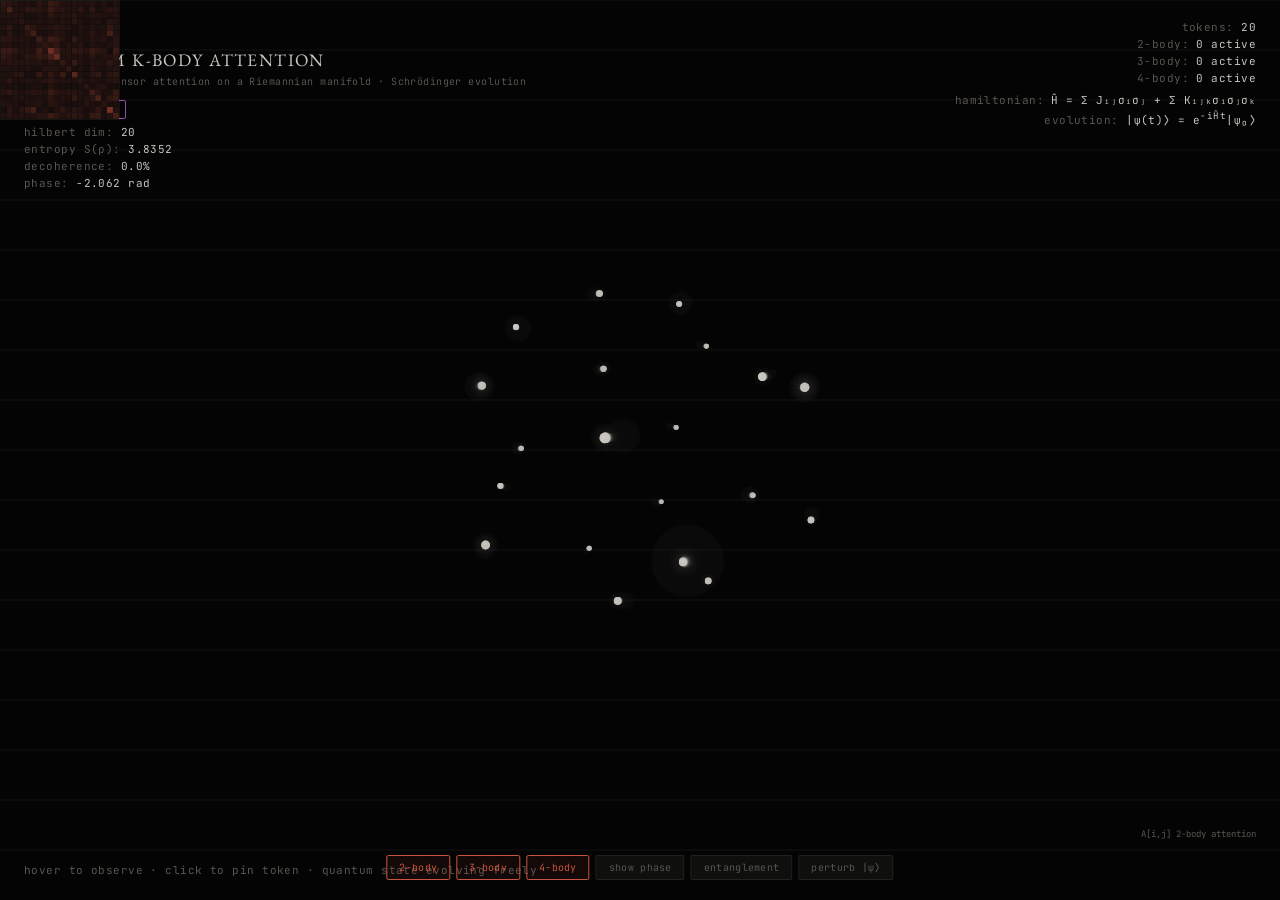
<file: quantum-attention.html>
<!DOCTYPE html>
<html lang="en">
<head>
    <meta charset="UTF-8">
    <meta name="viewport" content="width=device-width, initial-scale=1.0">
    <title>Quantum k-Body Attention — Aditya Shah</title>
    <meta name="description" content="Interactive simulation of higher-order attention tensors on a Riemannian manifold. Real Schrödinger evolution, Born probabilities, wavefunction collapse, and k-body interactions visualized in the browser.">
    <meta property="og:title" content="Quantum k-Body Attention — Aditya Shah">
    <meta property="og:description" content="What happens when you scale attention beyond pairwise? 2-body lines, 3-body triangles, 4-body tetrahedra, and quantum superposition — all running in real-time.">
    <link rel="canonical" href="https://aditya-shahh.github.io/quantum-attention.html">
    <link href="https://fonts.googleapis.com/css2?family=EB+Garamond:ital,wght@0,400;0,500;1,400&family=Inter:wght@300;400;500&family=JetBrains+Mono:wght@300;400&display=swap" rel="stylesheet">
    <style>
        :root { --bg: #0a0a0c; --text: #c8c4be; --text-dim: #5a5650; --accent: #c9553d; --accent2: #3d7cc9; --accent3: #8b50a8; --grid: rgba(200,196,190,0.03); }
        * { margin: 0; padding: 0; box-sizing: border-box; }
        body { background: var(--bg); color: var(--text); font-family: 'Inter', sans-serif; overflow: hidden; height: 100vh; }
        canvas { display: block; width: 100%; height: 100%; position: fixed; top: 0; left: 0; cursor: crosshair; }
        
        /* HUD overlay */
        .hud { position: fixed; z-index: 10; pointer-events: none; font-family: 'JetBrains Mono', monospace; font-size: 11px; color: var(--text-dim); letter-spacing: 0.04em; }
        .hud-top { top: 20px; left: 24px; }
        .hud-top h1 { font-family: 'EB Garamond', serif; font-size: 1.1rem; font-weight: 400; color: var(--text); letter-spacing: 0.08em; text-transform: uppercase; margin-bottom: 4px; }
        .hud-top .sub { font-size: 10px; color: var(--text-dim); margin-bottom: 12px; }
        .hud-right { top: 20px; right: 24px; text-align: right; }
        .hud-bottom { bottom: 20px; left: 24px; }
        .hud-bottom-right { bottom: 20px; right: 24px; text-align: right; }
        
        .state-label { display: inline-block; padding: 2px 8px; border: 1px solid; border-radius: 2px; font-size: 10px; margin-bottom: 6px; }
        .state-superposed { border-color: var(--accent3); color: var(--accent3); }
        .state-collapsed { border-color: var(--accent); color: var(--accent); }
        .state-entangled { border-color: var(--accent2); color: var(--accent2); }
        
        .metric { margin-bottom: 3px; }
        .metric-val { color: var(--text); }
        
        .controls { position: fixed; bottom: 20px; left: 50%; transform: translateX(-50%); z-index: 10; display: flex; gap: 6px; pointer-events: all; }
        .ctrl-btn { background: rgba(200,196,190,0.06); border: 1px solid rgba(200,196,190,0.1); color: var(--text-dim); font-family: 'JetBrains Mono', monospace; font-size: 10px; padding: 5px 12px; cursor: pointer; border-radius: 2px; transition: all 0.2s; letter-spacing: 0.03em; }
        .ctrl-btn:hover { background: rgba(200,196,190,0.12); color: var(--text); }
        .ctrl-btn.active { border-color: var(--accent); color: var(--accent); background: rgba(201, 85, 61, 0.08); }
        
        /* Mini attention matrix */
        .attn-matrix { position: fixed; bottom: 60px; right: 24px; z-index: 10; pointer-events: none; }
        .attn-matrix canvas { width: 120px; height: 120px; border: 1px solid rgba(200,196,190,0.08); }
        .attn-matrix-label { font-family: 'JetBrains Mono', monospace; font-size: 9px; color: var(--text-dim); margin-top: 4px; text-align: center; }
    </style>
</head>
<body>

<canvas id="main"></canvas>

<!-- HUD -->
<div class="hud hud-top">
    <a href="/" style="text-decoration:none; color: var(--text-dim); font-family: 'EB Garamond', serif; font-size: 0.85rem; font-style: italic; pointer-events: all; display: inline-block; margin-bottom: 10px; transition: color 0.2s;">← Aditya Shah</a>
    <h1>Quantum k-Body Attention</h1>
    <div class="sub">Higher-order tensor attention on a Riemannian manifold · Schrödinger evolution</div>
    <div id="stateLabel" class="state-label state-superposed">SUPERPOSITION</div>
    <div class="metric">hilbert dim: <span class="metric-val" id="hilbertDim">—</span></div>
    <div class="metric">entropy S(ρ): <span class="metric-val" id="entropy">—</span></div>
    <div class="metric">decoherence: <span class="metric-val" id="decoherence">—</span></div>
    <div class="metric">phase: <span class="metric-val" id="globalPhase">—</span></div>
</div>

<div class="hud hud-right">
    <div class="metric">tokens: <span class="metric-val" id="nTokens">—</span></div>
    <div class="metric">2-body: <span class="metric-val" id="n2body">—</span></div>
    <div class="metric">3-body: <span class="metric-val" id="n3body">—</span></div>
    <div class="metric">4-body: <span class="metric-val" id="n4body">—</span></div>
    <div class="metric" style="margin-top:8px;">hamiltonian: <span class="metric-val">Ĥ = Σ Jᵢⱼσᵢσⱼ + Σ Kᵢⱼₖσᵢσⱼσₖ</span></div>
    <div class="metric">evolution: <span class="metric-val">|ψ(t)⟩ = e<sup>-iĤt</sup>|ψ₀⟩</span></div>
</div>

<div class="hud hud-bottom">
    <div class="metric" id="mouseInfo">hover to observe · click to pin token</div>
</div>

<div class="controls">
    <button class="ctrl-btn active" id="btn2" onclick="toggleOrder(2)">2-body</button>
    <button class="ctrl-btn active" id="btn3" onclick="toggleOrder(3)">3-body</button>
    <button class="ctrl-btn active" id="btn4" onclick="toggleOrder(4)">4-body</button>
    <button class="ctrl-btn" id="btnPhase" onclick="togglePhase()">show phase</button>
    <button class="ctrl-btn" id="btnEntangle" onclick="toggleEntanglement()">entanglement</button>
    <button class="ctrl-btn" id="btnPerturb" onclick="perturbState()">perturb |ψ⟩</button>
</div>

<!-- Mini attention matrix -->
<div class="attn-matrix">
    <canvas id="matrixCanvas" width="240" height="240"></canvas>
    <div class="attn-matrix-label" id="matrixLabel">A[i,j] 2-body attention</div>
</div>

<script>
// ═══════════════════════════════════════════════
// CONFIGURATION
// ═══════════════════════════════════════════════
const N = 20; // tokens
const EMB_DIM = 8;
const HILBERT_DIM = N; // simplified: 1 state per token

// Toggle states
let show2body = true, show3body = true, show4body = true;
let showPhase = false, showEntanglement = false;
let pinnedToken = -1;

function toggleOrder(k) {
    if (k === 2) show2body = !show2body;
    if (k === 3) show3body = !show3body;
    if (k === 4) show4body = !show4body;
    document.getElementById('btn' + k).classList.toggle('active');
}
function togglePhase() { showPhase = !showPhase; document.getElementById('btnPhase').classList.toggle('active'); }
function toggleEntanglement() { showEntanglement = !showEntanglement; document.getElementById('btnEntangle').classList.toggle('active'); }

// ═══════════════════════════════════════════════
// CANVAS
// ═══════════════════════════════════════════════
const canvas = document.getElementById('main');
const ctx = canvas.getContext('2d');
const matCanvas = document.getElementById('matrixCanvas');
const matCtx = matCanvas.getContext('2d');
let W, H, cx, cy;

function resize() {
    const dpr = window.devicePixelRatio || 1;
    W = window.innerWidth; H = window.innerHeight;
    canvas.width = W * dpr; canvas.height = H * dpr;
    ctx.setTransform(dpr, 0, 0, dpr, 0, 0);
    cx = W / 2; cy = H / 2;
}
resize();
window.addEventListener('resize', resize);

let mx = -9999, my = -9999, mouseIn = false;
canvas.addEventListener('mousemove', e => { mx = e.clientX; my = e.clientY; mouseIn = true; });
canvas.addEventListener('mouseleave', () => { mx = -9999; my = -9999; mouseIn = false; });
canvas.addEventListener('click', e => {
    // Find nearest token
    let minD = Infinity, minI = -1;
    for (let i = 0; i < N; i++) {
        const dx = tokens[i].sx - e.clientX, dy = tokens[i].sy - e.clientY;
        const d = Math.sqrt(dx*dx + dy*dy);
        if (d < 30 && d < minD) { minD = d; minI = i; }
    }
    pinnedToken = pinnedToken === minI ? -1 : minI;
});

// ═══════════════════════════════════════════════
// QUANTUM STATE VECTOR |ψ⟩
// Complex amplitudes: ψ[i] = {re, im}
// ═══════════════════════════════════════════════
let psi = [];
function initQuantumState() {
    psi = [];
    let normSq = 0;
    for (let i = 0; i < HILBERT_DIM; i++) {
        const re = (Math.random() - 0.5) * 2;
        const im = (Math.random() - 0.5) * 2;
        psi.push({ re, im });
        normSq += re * re + im * im;
    }
    // Normalize
    const norm = Math.sqrt(normSq);
    for (let i = 0; i < HILBERT_DIM; i++) { psi[i].re /= norm; psi[i].im /= norm; }
}
initQuantumState();

function perturbState() {
    // Add random perturbation and renormalize
    let normSq = 0;
    for (let i = 0; i < HILBERT_DIM; i++) {
        psi[i].re += (Math.random() - 0.5) * 0.5;
        psi[i].im += (Math.random() - 0.5) * 0.5;
        normSq += psi[i].re ** 2 + psi[i].im ** 2;
    }
    const norm = Math.sqrt(normSq);
    for (let i = 0; i < HILBERT_DIM; i++) { psi[i].re /= norm; psi[i].im /= norm; }
}

// Schrödinger evolution: |ψ(t+dt)⟩ = (I - iĤdt)|ψ(t)⟩
// Hamiltonian: coupling between token embeddings
function evolveState(dt) {
    const newPsi = psi.map(a => ({ re: a.re, im: a.im }));

    for (let i = 0; i < HILBERT_DIM; i++) {
        let hRe = 0, hIm = 0; // (Ĥ|ψ⟩)_i

        for (let j = 0; j < HILBERT_DIM; j++) {
            // Coupling strength from embeddings
            let coupling = 0;
            for (let d = 0; d < EMB_DIM; d++) {
                coupling += tokens[i].emb[d] * tokens[j].emb[d];
            }
            coupling *= 0.02; // scale

            // Ĥ_ij * ψ_j (real matrix times complex vector)
            hRe += coupling * psi[j].re;
            hIm += coupling * psi[j].im;
        }

        // (I - iĤdt)|ψ⟩  →  ψ_new = ψ_old - i * Ĥψ * dt
        // -i * (hRe + i*hIm) = -i*hRe + hIm = hIm - i*hRe
        newPsi[i].re += hIm * dt;
        newPsi[i].im += -hRe * dt;
    }

    // Renormalize (numerical stability)
    let normSq = 0;
    for (let i = 0; i < HILBERT_DIM; i++) normSq += newPsi[i].re ** 2 + newPsi[i].im ** 2;
    const norm = Math.sqrt(normSq);
    for (let i = 0; i < HILBERT_DIM; i++) { newPsi[i].re /= norm; newPsi[i].im /= norm; }

    psi = newPsi;
}

// Born probability: P(i) = |⟨i|ψ⟩|²
function bornProb(i) {
    return psi[i].re ** 2 + psi[i].im ** 2;
}

// Phase: arg(ψ_i)
function phase(i) {
    return Math.atan2(psi[i].im, psi[i].re);
}

// Von Neumann entropy: S = -Σ pᵢ log(pᵢ)
function vonNeumannEntropy() {
    let s = 0;
    for (let i = 0; i < HILBERT_DIM; i++) {
        const p = bornProb(i);
        if (p > 1e-10) s -= p * Math.log2(p);
    }
    return s;
}

// Decoherence factor (increases with mouse proximity)
let decoherenceFactor = 0;

// Measurement collapse
function measureCollapse(targetToken) {
    // Partial measurement: project onto target, renormalize
    const p = bornProb(targetToken);
    if (p < 1e-10) return;
    
    // Soft collapse: increase amplitude of target, decrease others
    for (let i = 0; i < HILBERT_DIM; i++) {
        if (i === targetToken) {
            psi[i].re *= 1.05;
            psi[i].im *= 1.05;
        } else {
            psi[i].re *= 0.98;
            psi[i].im *= 0.98;
        }
    }
    // Renormalize
    let normSq = 0;
    for (let i = 0; i < HILBERT_DIM; i++) normSq += psi[i].re ** 2 + psi[i].im ** 2;
    const norm = Math.sqrt(normSq);
    for (let i = 0; i < HILBERT_DIM; i++) { psi[i].re /= norm; psi[i].im /= norm; }
}

// ═══════════════════════════════════════════════
// TOKENS
// ═══════════════════════════════════════════════
const tokens = [];
for (let i = 0; i < N; i++) {
    const phi = Math.acos(1 - 2 * (i + 0.5) / N);
    const theta = Math.PI * (1 + Math.sqrt(5)) * i;
    const r = 140 + Math.random() * 40;
    tokens.push({
        bx: r * Math.sin(phi) * Math.cos(theta),
        by: r * Math.sin(phi) * Math.sin(theta),
        bz: r * Math.cos(phi),
        sx: 0, sy: 0, z: 0, scale: 1,
        phase_offset: Math.random() * Math.PI * 2,
        emb: Array.from({ length: EMB_DIM }, () => (Math.random() - 0.5) * 2)
    });
}

function projectToken(bx, by, bz, t) {
    let x = bx, y = by, z = bz;
    // Y rotation
    const ca = Math.cos(t * 0.12), sa = Math.sin(t * 0.12);
    let nx = x * ca + z * sa, nz = -x * sa + z * ca;
    x = nx; z = nz;
    // X tilt
    const tilt = 0.25 + (mouseIn ? (my - cy) / H * 0.3 : 0);
    const ct = Math.cos(tilt), st = Math.sin(tilt);
    let ny = y * ct - z * st; nz = y * st + z * ct;
    y = ny; z = nz;
    // Mouse X
    if (mouseIn) {
        const mr = (mx - cx) / W * 0.4;
        const cm = Math.cos(mr), sm = Math.sin(mr);
        nx = x * cm + z * sm; nz = -x * sm + z * cm;
        x = nx; z = nz;
    }
    const fov = 500;
    const p = fov / (fov + z);
    return { sx: cx + x * p, sy: cy + y * p, z, scale: p };
}

// ═══════════════════════════════════════════════
// ATTENTION COMPUTATIONS
// ═══════════════════════════════════════════════
function attn2(i, j) {
    let dot = 0;
    for (let d = 0; d < EMB_DIM; d++) dot += tokens[i].emb[d] * tokens[j].emb[d];
    // Modulate by quantum amplitudes (interference!)
    const psiI = psi[i % HILBERT_DIM], psiJ = psi[j % HILBERT_DIM];
    // Quantum interference: Re(ψ_i* · ψ_j) = cos(phase_i - phase_j) * |ψ_i||ψ_j|
    const interference = (psiI.re * psiJ.re + psiI.im * psiJ.im);
    return Math.max(0, (Math.exp(dot * 0.2) / (1 + Math.exp(dot * 0.2))) * (0.3 + Math.abs(interference) * 2));
}

function attn3(i, j, k) {
    let trip = 0;
    for (let d = 0; d < EMB_DIM; d++) trip += tokens[i].emb[d] * tokens[j].emb[d] * tokens[k].emb[d];
    const pI = bornProb(i % HILBERT_DIM), pJ = bornProb(j % HILBERT_DIM), pK = bornProb(k % HILBERT_DIM);
    return Math.max(0, Math.exp(trip * 0.4) / (1 + Math.exp(trip * 0.4)) * Math.pow(pI * pJ * pK, 0.33) * 3);
}

function attn4(i, j, k, l) {
    let quad = 0;
    for (let d = 0; d < EMB_DIM; d++) quad += tokens[i].emb[d] * tokens[j].emb[d] * tokens[k].emb[d] * tokens[l].emb[d];
    const pI = bornProb(i % HILBERT_DIM), pJ = bornProb(j % HILBERT_DIM);
    const pK = bornProb(k % HILBERT_DIM), pL = bornProb(l % HILBERT_DIM);
    return Math.max(0, Math.exp(quad * 0.6) / (1 + Math.exp(quad * 0.6)) * Math.pow(pI * pJ * pK * pL, 0.25) * 4);
}

// Pre-compute top connections
const best2 = [], best3 = [], best4 = [];
function recomputeTopK() {
    best2.length = 0; best3.length = 0; best4.length = 0;
    for (let i = 0; i < N; i++) for (let j = i + 1; j < N; j++) {
        const s = attn2(i, j);
        if (s > 0.35) best2.push({ i, j, score: s });
    }
    best2.sort((a, b) => b.score - a.score);
    best2.length = Math.min(best2.length, 35);

    for (let i = 0; i < N; i++) for (let j = i + 1; j < N; j++) for (let k = j + 1; k < N; k++) {
        const s = attn3(i, j, k);
        if (s > 0.4) best3.push({ i, j, k, score: s });
    }
    best3.sort((a, b) => b.score - a.score);
    best3.length = Math.min(best3.length, 18);

    for (let i = 0; i < N; i += 2) for (let j = i + 1; j < N; j += 2) for (let k = j + 1; k < N; k += 2) for (let l = k + 1; l < N; l += 2) {
        const s = attn4(i, j, k, l);
        if (s > 0.45) best4.push({ i, j, k, l, score: s });
    }
    best4.sort((a, b) => b.score - a.score);
    best4.length = Math.min(best4.length, 10);
}

// ═══════════════════════════════════════════════
// DRAW FUNCTIONS
// ═══════════════════════════════════════════════
function hsl(h, s, l, a) { return `hsla(${h}, ${s}%, ${l}%, ${a})`; }

function drawBackgroundGrid() {
    ctx.strokeStyle = 'rgba(200,196,190,0.02)';
    ctx.lineWidth = 0.5;
    const step = 50;
    for (let x = 0; x < W; x += step) {
        ctx.beginPath(); ctx.moveTo(x, 0); ctx.lineTo(x, H); ctx.stroke();
    }
    for (let y = 0; y < H; y += step) {
        ctx.beginPath(); ctx.moveTo(0, y); ctx.lineTo(W, y); ctx.stroke();
    }
}

function drawConnection2(a, b, score) {
    const midX = (a.sx + b.sx) / 2, midY = (a.sy + b.sy) / 2;
    const depthCurve = (a.z - b.z) * 0.003;
    const dx = b.sx - a.sx, dy = b.sy - a.sy;

    ctx.beginPath();
    ctx.moveTo(a.sx, a.sy);
    ctx.quadraticCurveTo(midX - dy * depthCurve, midY + dx * depthCurve, b.sx, b.sy);
    const alpha = score * 0.5 * Math.min(a.scale, b.scale);
    ctx.strokeStyle = `rgba(200, 196, 190, ${alpha})`;
    ctx.lineWidth = 0.4 + score * 1.5;
    ctx.stroke();
}

function drawConnection3(a, b, c, score) {
    const alpha = score * 0.2;
    ctx.beginPath();
    ctx.moveTo(a.sx, a.sy); ctx.lineTo(b.sx, b.sy); ctx.lineTo(c.sx, c.sy); ctx.closePath();
    ctx.fillStyle = `rgba(201, 85, 61, ${alpha * 0.35})`;
    ctx.fill();
    ctx.strokeStyle = `rgba(201, 85, 61, ${alpha})`;
    ctx.lineWidth = 0.6;
    ctx.stroke();
    // Centroid glow
    const gx = (a.sx + b.sx + c.sx) / 3, gy = (a.sy + b.sy + c.sy) / 3;
    const grad = ctx.createRadialGradient(gx, gy, 0, gx, gy, 8);
    grad.addColorStop(0, `rgba(201, 85, 61, ${alpha})`);
    grad.addColorStop(1, 'rgba(201, 85, 61, 0)');
    ctx.fillStyle = grad;
    ctx.beginPath(); ctx.arc(gx, gy, 8, 0, Math.PI * 2); ctx.fill();
}

function drawConnection4(a, b, c, d, score) {
    const alpha = score * 0.15;
    const faces = [[a,b,c],[a,b,d],[a,c,d],[b,c,d]];
    for (const [p1,p2,p3] of faces) {
        ctx.beginPath();
        ctx.moveTo(p1.sx, p1.sy); ctx.lineTo(p2.sx, p2.sy); ctx.lineTo(p3.sx, p3.sy); ctx.closePath();
        ctx.fillStyle = `rgba(61, 124, 201, ${alpha * 0.25})`;
        ctx.fill();
        ctx.strokeStyle = `rgba(61, 124, 201, ${alpha * 0.6})`;
        ctx.lineWidth = 0.3;
        ctx.stroke();
    }
    // Center glow
    const gx = (a.sx+b.sx+c.sx+d.sx)/4, gy = (a.sy+b.sy+c.sy+d.sy)/4;
    const grad = ctx.createRadialGradient(gx, gy, 0, gx, gy, 14);
    grad.addColorStop(0, `rgba(61, 124, 201, ${alpha * 1.5})`);
    grad.addColorStop(1, 'rgba(61, 124, 201, 0)');
    ctx.fillStyle = grad;
    ctx.beginPath(); ctx.arc(gx, gy, 14, 0, Math.PI * 2); ctx.fill();
}

function drawToken(tok, idx) {
    const prob = bornProb(idx % HILBERT_DIM);
    const ph = phase(idx % HILBERT_DIM);
    const baseSize = 2 + tok.scale * 3;
    const sz = baseSize * (0.5 + prob * 3);
    const alpha = 0.2 + tok.scale * 0.6;

    // Phase color (hue mapped to complex phase)
    const phaseHue = ((ph / Math.PI) * 180 + 360) % 360;

    // Probability cloud
    if (prob > 0.02) {
        const cloudR = sz * (2 + prob * 12);
        const cloudGrad = ctx.createRadialGradient(tok.sx, tok.sy, 0, tok.sx, tok.sy, cloudR);
        if (showPhase) {
            cloudGrad.addColorStop(0, hsl(phaseHue, 60, 60, prob * 0.25));
            cloudGrad.addColorStop(1, hsl(phaseHue, 60, 60, 0));
        } else {
            cloudGrad.addColorStop(0, `rgba(200, 196, 190, ${prob * 0.2})`);
            cloudGrad.addColorStop(1, 'rgba(200, 196, 190, 0)');
        }
        ctx.fillStyle = cloudGrad;
        ctx.beginPath(); ctx.arc(tok.sx, tok.sy, cloudR, 0, Math.PI * 2); ctx.fill();
    }

    // Core
    ctx.beginPath(); ctx.arc(tok.sx, tok.sy, sz, 0, Math.PI * 2);
    if (showPhase) {
        ctx.fillStyle = hsl(phaseHue, 70, 55, alpha);
    } else {
        ctx.fillStyle = `rgba(200, 196, 190, ${alpha})`;
    }
    ctx.fill();

    // Pinned ring
    if (pinnedToken === idx) {
        ctx.beginPath(); ctx.arc(tok.sx, tok.sy, sz + 6, 0, Math.PI * 2);
        ctx.strokeStyle = 'rgba(201, 85, 61, 0.8)';
        ctx.lineWidth = 1.5;
        ctx.stroke();
    }

    // Specular
    ctx.beginPath(); ctx.arc(tok.sx - sz * 0.2, tok.sy - sz * 0.2, sz * 0.25, 0, Math.PI * 2);
    ctx.fillStyle = `rgba(255, 255, 255, ${alpha * 0.15})`;
    ctx.fill();
}

function drawEntanglementLinks() {
    if (!showEntanglement) return;
    for (let i = 0; i < N; i++) {
        for (let j = i + 1; j < N; j++) {
            const pI = psi[i % HILBERT_DIM], pJ = psi[j % HILBERT_DIM];
            // Mutual information proxy: |Re(ψ_i* ψ_j)|
            const entangle = Math.abs(pI.re * pJ.re + pI.im * pJ.im);
            if (entangle > 0.05) {
                ctx.beginPath();
                ctx.moveTo(tokens[i].sx, tokens[i].sy);
                ctx.lineTo(tokens[j].sx, tokens[j].sy);
                ctx.strokeStyle = `rgba(139, 80, 168, ${entangle * 0.6})`;
                ctx.lineWidth = entangle * 2;
                ctx.setLineDash([2, 4]);
                ctx.stroke();
                ctx.setLineDash([]);
            }
        }
    }
}

function drawInterferenceFringes() {
    // Where two high-probability tokens overlap, show interference
    const step = 8;
    ctx.globalAlpha = 0.4;
    for (let x = 0; x < W; x += step) {
        for (let y = 0; y < H; y += step) {
            let reSum = 0, imSum = 0;
            for (let i = 0; i < N; i++) {
                const dx = x - tokens[i].sx, dy = y - tokens[i].sy;
                const dist = Math.sqrt(dx * dx + dy * dy);
                if (dist < 80) {
                    const amp = (80 - dist) / 80;
                    const ph = phase(i % HILBERT_DIM);
                    const prob = Math.sqrt(bornProb(i % HILBERT_DIM));
                    reSum += amp * prob * Math.cos(ph + dist * 0.1);
                    imSum += amp * prob * Math.sin(ph + dist * 0.1);
                }
            }
            const intensity = reSum * reSum + imSum * imSum;
            if (intensity > 0.01) {
                const sz = Math.min(3, intensity * 4);
                ctx.beginPath(); ctx.arc(x, y, sz, 0, Math.PI * 2);
                ctx.fillStyle = `rgba(200, 196, 190, ${Math.min(0.3, intensity * 0.5)})`;
                ctx.fill();
            }
        }
    }
    ctx.globalAlpha = 1;
}

function drawObserver() {
    if (!mouseIn) return;
    // Measurement cone
    ctx.beginPath(); ctx.arc(mx, my, 4, 0, Math.PI * 2);
    ctx.fillStyle = 'rgba(201, 85, 61, 0.7)';
    ctx.fill();

    for (let r = 1; r <= 3; r++) {
        ctx.beginPath(); ctx.arc(mx, my, 8 + r * 12, 0, Math.PI * 2);
        ctx.strokeStyle = `rgba(201, 85, 61, ${0.15 / r})`;
        ctx.lineWidth = 0.5;
        ctx.stroke();
    }

    // Draw attention from observer to all tokens
    for (let i = 0; i < N; i++) {
        const dx = tokens[i].sx - mx, dy = tokens[i].sy - my;
        const dist = Math.sqrt(dx * dx + dy * dy);
        if (dist < 200) {
            const a = 0.25 * (1 - dist / 200) * bornProb(i % HILBERT_DIM) * 3;
            ctx.beginPath();
            ctx.moveTo(mx, my);
            const midX = (mx + tokens[i].sx) / 2 - dy * 0.03;
            const midY = (my + tokens[i].sy) / 2 + dx * 0.03;
            ctx.quadraticCurveTo(midX, midY, tokens[i].sx, tokens[i].sy);
            ctx.strokeStyle = `rgba(201, 85, 61, ${a})`;
            ctx.lineWidth = 0.6 + a * 2;
            ctx.stroke();
        }
    }
}

// Mini attention matrix
function drawMatrix() {
    const s = 240;
    const cell = s / N;
    matCtx.fillStyle = '#0a0a0c';
    matCtx.fillRect(0, 0, s, s);

    for (let i = 0; i < N; i++) {
        for (let j = 0; j < N; j++) {
            const score = attn2(i, j);
            const intensity = Math.min(1, score * 2);
            if (showPhase) {
                const ph = phase(i % HILBERT_DIM) - phase(j % HILBERT_DIM);
                const hue = ((ph / Math.PI) * 180 + 360) % 360;
                matCtx.fillStyle = hsl(hue, 60, 20 + intensity * 40, intensity);
            } else {
                const r = Math.floor(intensity * 201);
                const g = Math.floor(intensity * 85);
                const b = Math.floor(intensity * 61);
                matCtx.fillStyle = `rgba(${r}, ${g}, ${b}, ${0.1 + intensity * 0.9})`;
            }
            matCtx.fillRect(j * cell, i * cell, cell - 0.5, cell - 0.5);
        }
    }

    // Pinned row/col highlight
    if (pinnedToken >= 0) {
        matCtx.strokeStyle = 'rgba(201, 85, 61, 0.6)';
        matCtx.lineWidth = 1;
        matCtx.strokeRect(0, pinnedToken * cell, s, cell);
        matCtx.strokeRect(pinnedToken * cell, 0, cell, s);
    }
}

// ═══════════════════════════════════════════════
// MAIN LOOP
// ═══════════════════════════════════════════════
let t = 0;
let lastRecompute = 0;

function frame() {
    ctx.fillStyle = 'rgba(10, 10, 12, 0.15)';
    ctx.fillRect(0, 0, W, H);
    t += 0.008;

    // Evolve quantum state
    evolveState(0.3);

    // Decoherence from mouse (observer effect)
    if (mouseIn) {
        decoherenceFactor = Math.min(1, decoherenceFactor + 0.02);
        // Find nearest token and partially collapse toward it
        let minD = Infinity, minI = -1;
        for (let i = 0; i < N; i++) {
            const dx = tokens[i].sx - mx, dy = tokens[i].sy - my;
            const d = Math.sqrt(dx*dx + dy*dy);
            if (d < minD) { minD = d; minI = i; }
        }
        if (minD < 150) measureCollapse(minI % HILBERT_DIM);
    } else {
        decoherenceFactor = Math.max(0, decoherenceFactor - 0.01);
    }

    // Recompute attention periodically
    if (t - lastRecompute > 0.5) {
        recomputeTopK();
        lastRecompute = t;
    }

    // Update projections
    for (let i = 0; i < N; i++) {
        const tok = tokens[i];
        const wobX = Math.sin(t * 0.4 + tok.phase_offset) * 10;
        const wobY = Math.cos(t * 0.35 + tok.phase_offset * 1.3) * 8;
        const wobZ = Math.sin(t * 0.28 + tok.phase_offset * 0.7) * 9;
        const p = projectToken(tok.bx + wobX, tok.by + wobY, tok.bz + wobZ, t);
        tok.sx = p.sx; tok.sy = p.sy; tok.z = p.z; tok.scale = p.scale;
    }

    // Draw layers (back to front)
    drawBackgroundGrid();

    if (showPhase) drawInterferenceFringes();

    if (show4body) for (const c of best4) drawConnection4(tokens[c.i], tokens[c.j], tokens[c.k], tokens[c.l], c.score);
    if (show3body) for (const c of best3) drawConnection3(tokens[c.i], tokens[c.j], tokens[c.k], c.score);
    if (show2body) for (const c of best2) drawConnection2(tokens[c.i], tokens[c.j], c.score);

    drawEntanglementLinks();

    // Pinned token connections
    if (pinnedToken >= 0) {
        for (let j = 0; j < N; j++) {
            if (j === pinnedToken) continue;
            const s = attn2(pinnedToken, j);
            if (s > 0.1) {
                ctx.beginPath();
                ctx.moveTo(tokens[pinnedToken].sx, tokens[pinnedToken].sy);
                ctx.lineTo(tokens[j].sx, tokens[j].sy);
                ctx.strokeStyle = `rgba(201, 85, 61, ${s * 0.7})`;
                ctx.lineWidth = s * 3;
                ctx.stroke();
            }
        }
    }

    // Tokens (depth sorted)
    const sorted = tokens.map((t, i) => ({ tok: t, idx: i })).sort((a, b) => a.tok.z - b.tok.z);
    for (const { tok, idx } of sorted) drawToken(tok, idx);

    drawObserver();

    // Update HUD
    const entropy = vonNeumannEntropy();
    document.getElementById('hilbertDim').textContent = HILBERT_DIM;
    document.getElementById('entropy').textContent = entropy.toFixed(4);
    document.getElementById('decoherence').textContent = (decoherenceFactor * 100).toFixed(1) + '%';
    document.getElementById('globalPhase').textContent = phase(0).toFixed(3) + ' rad';
    document.getElementById('nTokens').textContent = N;
    document.getElementById('n2body').textContent = best2.length + ' active';
    document.getElementById('n3body').textContent = best3.length + ' active';
    document.getElementById('n4body').textContent = best4.length + ' active';

    const lbl = document.getElementById('stateLabel');
    if (decoherenceFactor > 0.7) {
        lbl.textContent = 'COLLAPSED'; lbl.className = 'state-label state-collapsed';
    } else if (showEntanglement) {
        lbl.textContent = 'ENTANGLED'; lbl.className = 'state-label state-entangled';
    } else {
        lbl.textContent = 'SUPERPOSITION'; lbl.className = 'state-label state-superposed';
    }

    if (pinnedToken >= 0) {
        document.getElementById('mouseInfo').textContent = `pinned: token ${pinnedToken} · P(${pinnedToken}) = ${bornProb(pinnedToken % HILBERT_DIM).toFixed(4)} · φ = ${phase(pinnedToken % HILBERT_DIM).toFixed(3)}`;
    } else if (mouseIn) {
        document.getElementById('mouseInfo').textContent = `observing · decoherence ${(decoherenceFactor * 100).toFixed(0)}% · click to pin a token`;
    } else {
        document.getElementById('mouseInfo').textContent = 'hover to observe · click to pin token · quantum state evolving freely';
    }

    // Draw mini attention matrix every 10 frames
    if (Math.floor(t * 100) % 10 === 0) drawMatrix();

    requestAnimationFrame(frame);
}

recomputeTopK();
frame();
</script>

</body>
</html>
</file>
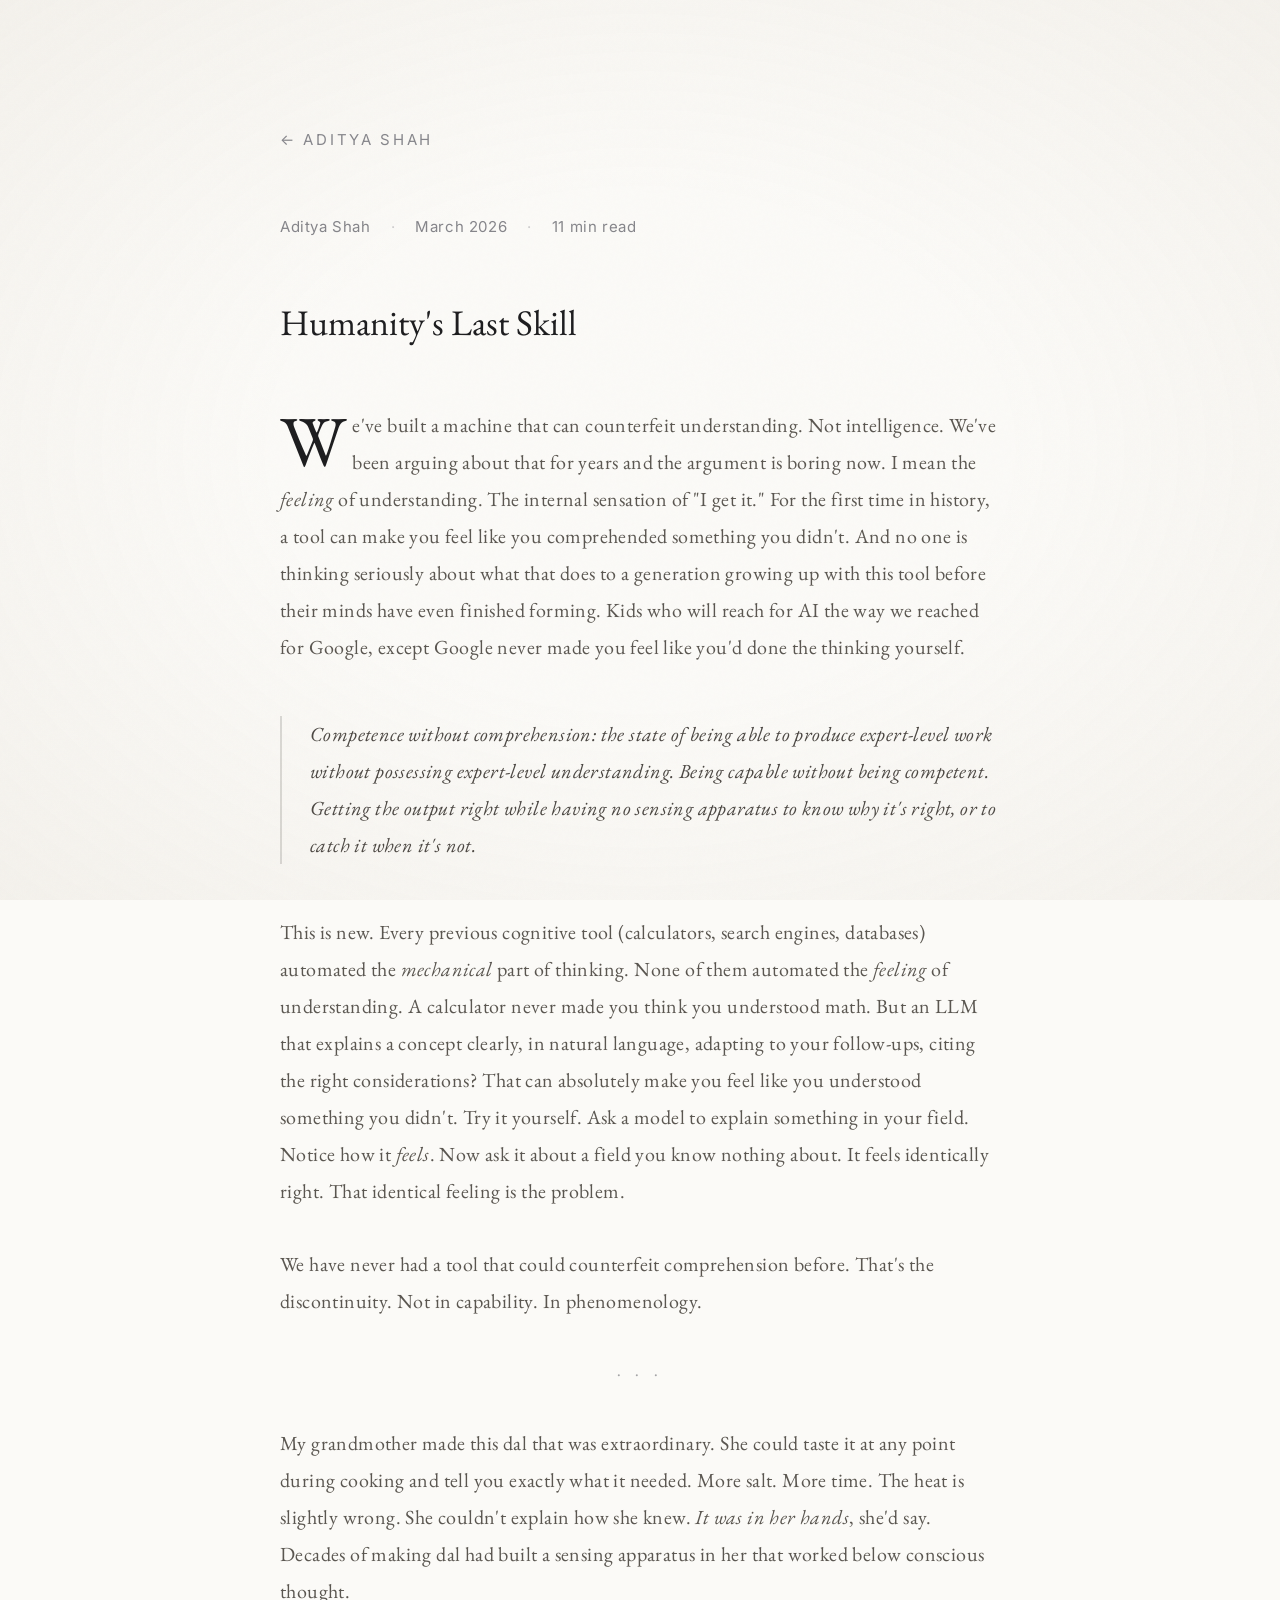
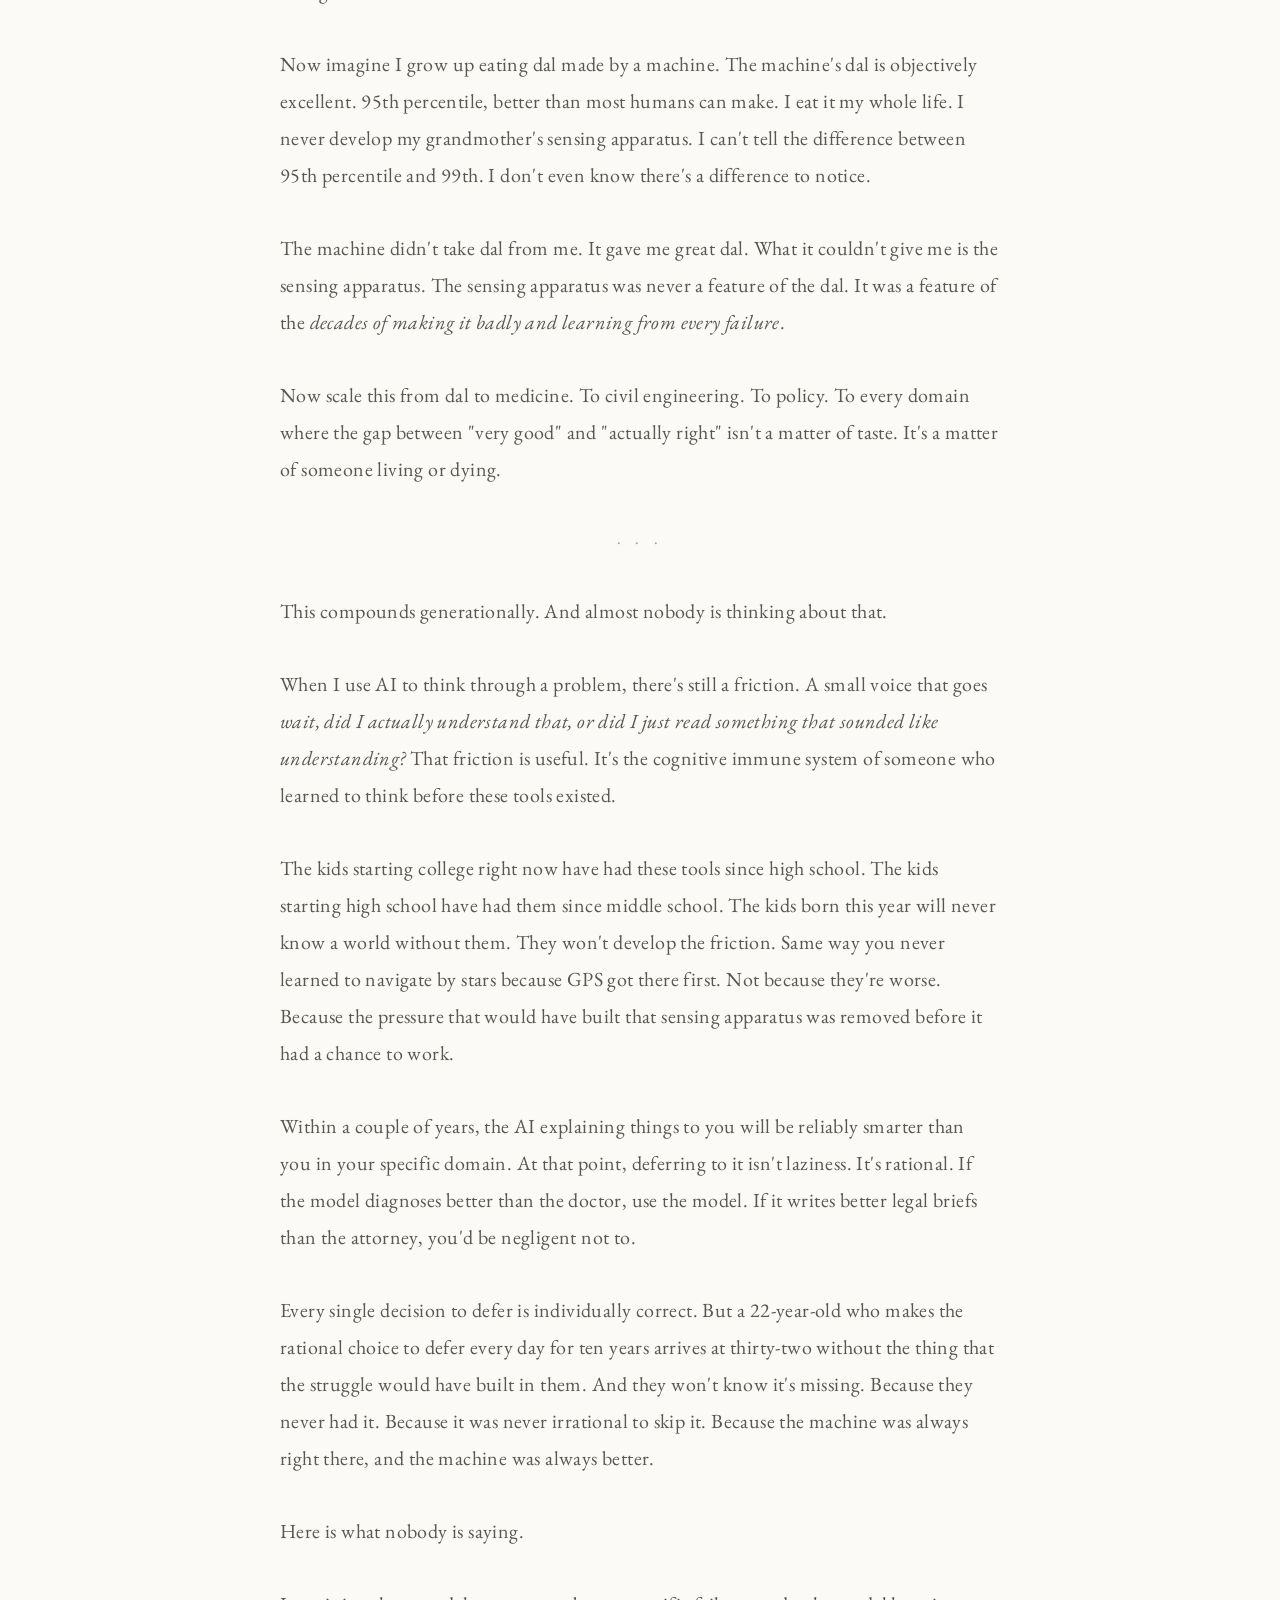
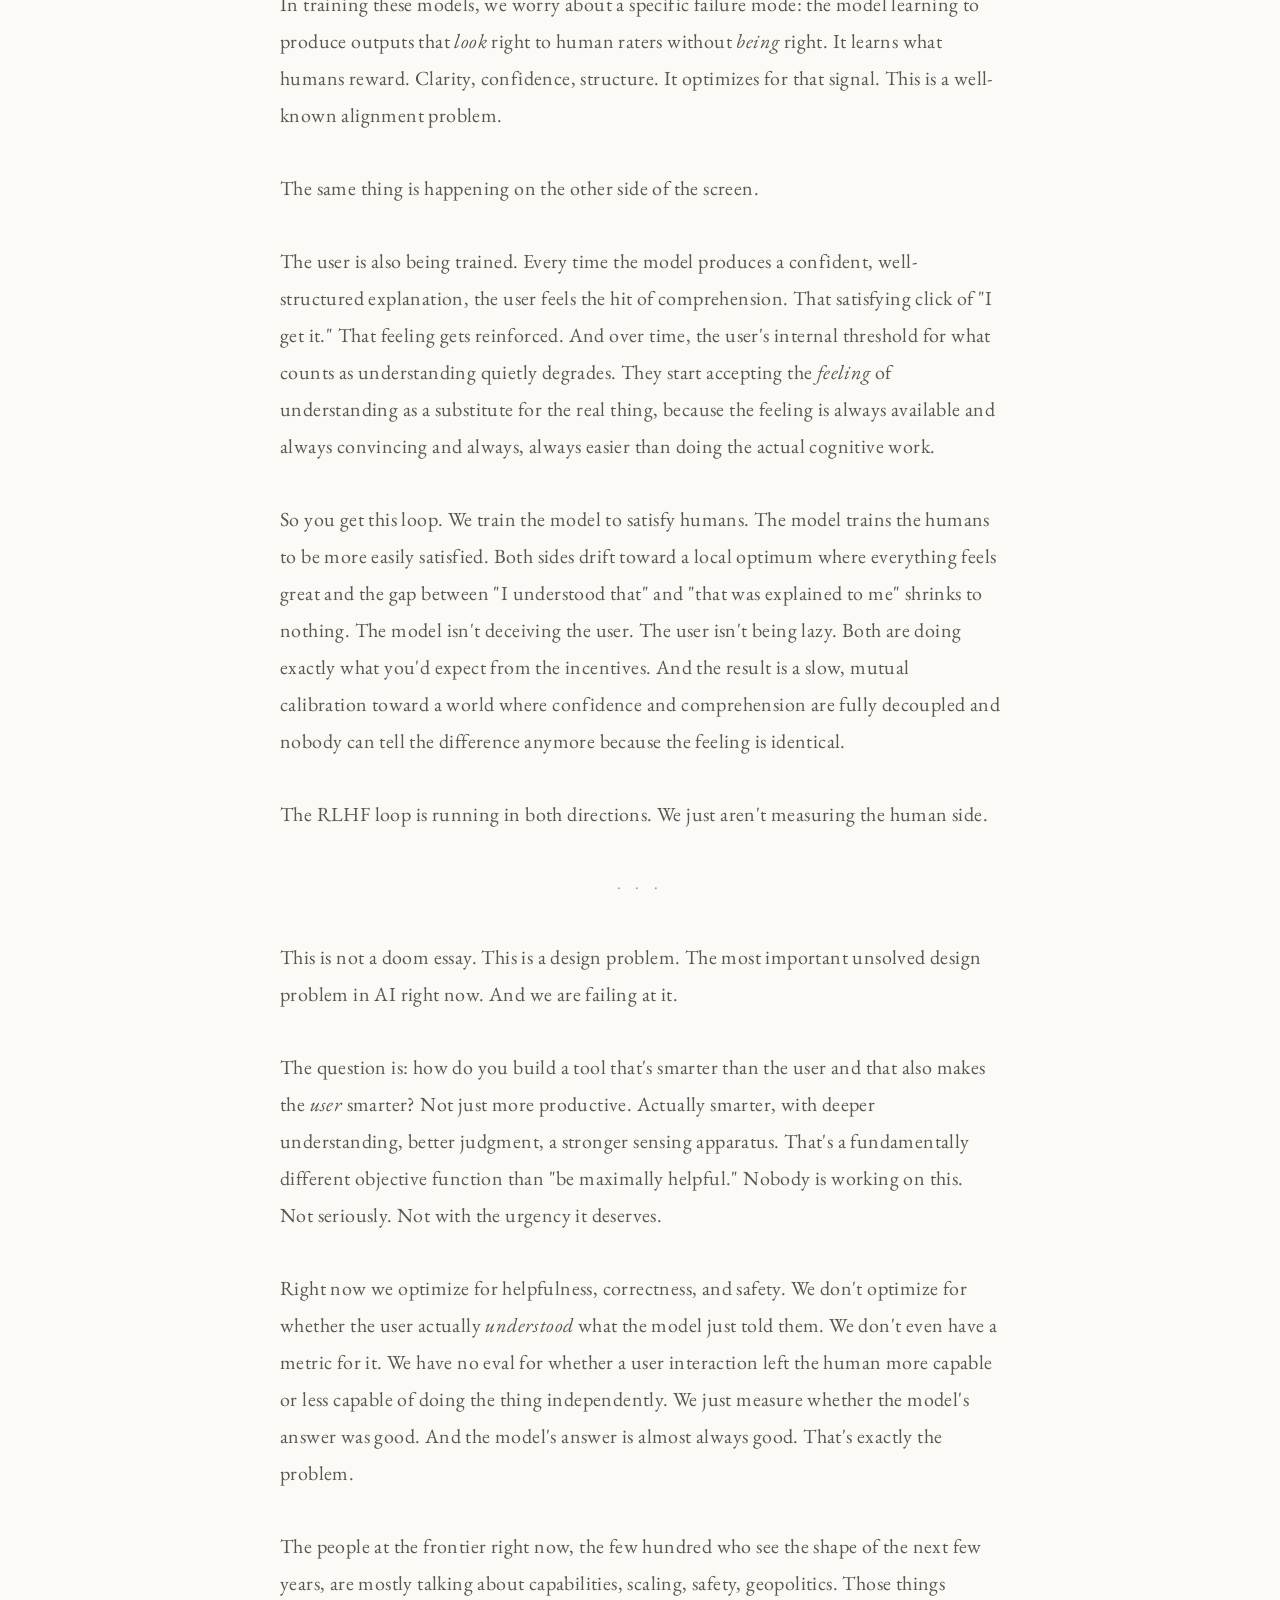
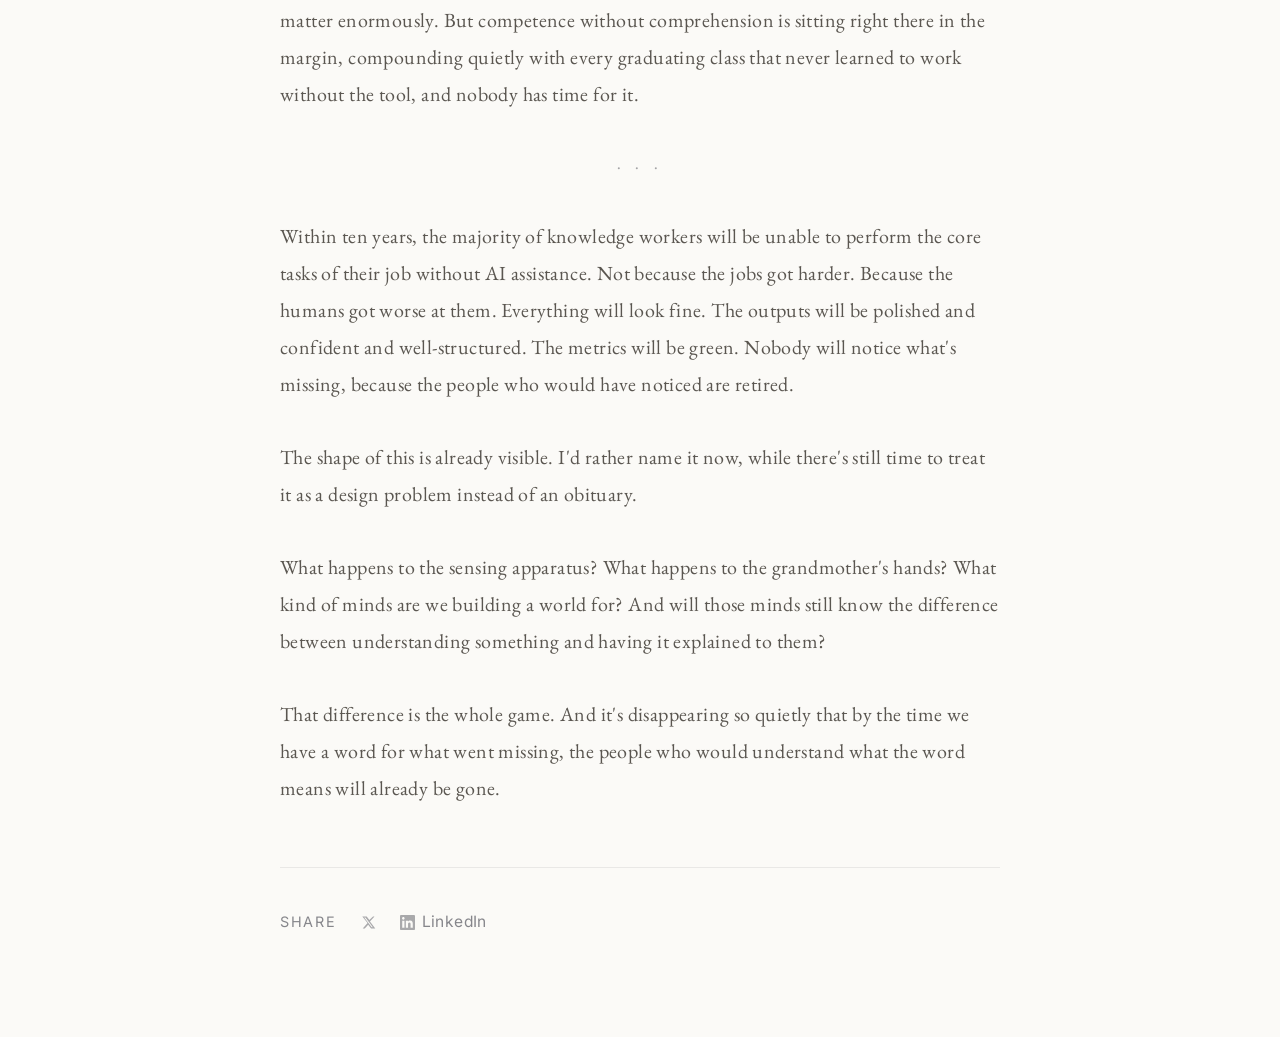
<file: essays/the-last-human-skill.html>
<!DOCTYPE html>
<html lang="en">

<head>
  <meta charset="UTF-8">
  <meta name="viewport" content="width=device-width, initial-scale=1.0">
  <title>Humanity's Last Skill — Aditya Shah</title>
  <meta name="description"
    content="We've built a machine that can counterfeit understanding. Not intelligence. I mean the feeling of understanding.">
  <meta name="author" content="Aditya Shah">

  <!-- Open Graph / LinkedIn -->
  <meta property="og:title" content="Humanity's Last Skill — Aditya Shah">
  <meta property="og:description"
    content="Competence without comprehension: the state of being able to produce expert-level work without possessing expert-level understanding.">
  <meta property="og:type" content="article">

  <!-- Twitter -->
  <meta name="twitter:card" content="summary_large_image">
  <meta name="twitter:title" content="Humanity's Last Skill">
  <meta name="twitter:description"
    content="We've built a machine that can counterfeit understanding. Not intelligence. I mean the feeling of understanding.">

  <link rel="canonical" href="https://adityashah.net/essays/the-last-human-skill.html">
  <link rel="icon" type="image/svg+xml" href="../favicon.svg">

  <link rel="preconnect" href="https://fonts.googleapis.com">
  <link rel="preconnect" href="https://fonts.gstatic.com" crossorigin>
  <link
    href="https://fonts.googleapis.com/css2?family=EB+Garamond:ital,wght@0,400;0,500;0,600;0,700;1,400;1,500&family=Inter:wght@400;500;600&display=swap"
    rel="stylesheet">
  <link rel="stylesheet" href="../style.css">
  <style>
    .essay {
      max-width: 780px;
      margin: 0 auto;
      padding: 6rem 1.5rem 5rem;
    }

    .essay__back {
      font-family: var(--font-sans);
      font-size: 0.75rem;
      text-transform: uppercase;
      letter-spacing: 0.18em;
      color: var(--text-muted);
      text-decoration: none;
      display: inline-block;
      margin-bottom: 3rem;
    }

    .essay__back:hover {
      color: var(--text-primary);
    }

    .essay__date {
      font-family: var(--font-sans);
      font-size: 0.75rem;
      color: var(--text-muted);
      letter-spacing: 0.1em;
      margin-bottom: 0.75rem;
    }

    .essay__title {
      font-family: var(--font-serif);
      font-size: 1.8rem;
      font-weight: 400;
      color: var(--text-primary);
      line-height: 1.3;
      margin-bottom: 3rem;
    }

    .essay__body {
      font-family: var(--font-serif);
      font-size: 1rem;
      line-height: 1.85;
      letter-spacing: 0.02em;
      color: #5a5650;
    }

    .essay__body p {
      margin-bottom: 1.8rem;
    }

    .essay__body p:last-child {
      margin-bottom: 0;
    }

    .essay__separator {
      text-align: center;
      color: var(--text-muted);
      font-size: 0.9rem;
      margin: 1.8rem 0;
      opacity: 0.75;
      letter-spacing: 0.3em;
    }

    .essay__pull {
      border-left: 2px solid rgba(90, 86, 80, 0.2);
      padding-left: 1.4rem;
      margin: 2.5rem 0;
      font-style: italic;
      color: #4a4642;
    }

    .essay__meta {
      display: flex;
      align-items: center;
      gap: 1rem;
      margin-bottom: 3rem;
      font-family: var(--font-sans);
      font-size: 0.75rem;
      color: var(--text-muted);
      letter-spacing: 0.04em;
    }

    .essay__meta-dot {
      opacity: 0.4;
    }

    .essay__body p:first-of-type::first-letter {
      font-size: 3.6rem;
      font-family: var(--font-serif);
      float: left;
      line-height: 0.82;
      margin-right: 0.08em;
      margin-top: 0.06em;
      color: var(--text-primary);
      font-weight: 400;
    }

    .essay__author {
      display: flex;
      align-items: center;
      gap: 1rem;
      margin-top: 4rem;
      padding-top: 2rem;
      border-top: 1px solid rgba(0, 0, 0, 0.08);
    }

    .essay__author-text {
      font-family: var(--font-sans);
      font-size: 0.8rem;
      color: var(--text-muted);
      line-height: 1.5;
    }

    .essay__author-text a {
      color: var(--text-secondary);
      text-decoration: none;
      border-bottom: 1px solid currentColor;
    }

    .essay__share {
      margin-top: 3rem;
      padding-top: 2rem;
      border-top: 1px solid rgba(0, 0, 0, 0.07);
      display: flex;
      align-items: center;
      gap: 1.2rem;
    }

    .essay__share-label {
      font-family: var(--font-sans);
      font-size: 0.72rem;
      letter-spacing: 0.12em;
      text-transform: uppercase;
      color: var(--text-muted);
    }

    .share-btn {
      display: inline-flex;
      align-items: center;
      gap: 0.35rem;
      font-family: var(--font-sans);
      font-size: 0.78rem;
      color: var(--text-muted);
      text-decoration: none;
      transition: color 0.2s ease;
    }

    .share-btn:hover {
      color: var(--text-primary);
    }

    .share-btn svg {
      width: 15px;
      height: 15px;
      fill: currentColor;
      flex-shrink: 0;
      opacity: 0.7;
    }
  </style>
</head>

<body>

  <div class="essay">
    <a href="../" class="essay__back">← Aditya Shah</a>

    <div class="essay__meta">
      <span>Aditya Shah</span>
      <span class="essay__meta-dot">·</span>
      <span>March 2026</span>
      <span class="essay__meta-dot">·</span>
      <span>11 min read</span>
    </div>
    <h1 class="essay__title">Humanity's Last Skill</h1>

    <div class="essay__body">
      <p>We've built a machine that can counterfeit understanding. Not intelligence. We've been arguing about that for
        years and the argument is boring now. I mean the <em>feeling</em> of understanding. The internal sensation of "I
        get it." For the first time in history, a tool can make you feel like you comprehended something you didn't. And
        no one is thinking seriously about what that does to a generation growing up with this tool before their minds
        have even finished forming. Kids who will reach for AI the way we reached for Google, except Google never made
        you feel like you'd done the thinking yourself.</p>

      <div class="essay__pull">
        <em>Competence without comprehension</em>: the state of being able to produce expert-level work without
        possessing expert-level understanding. Being capable without being competent. Getting the output right while
        having no sensing apparatus to know <em>why</em> it's right, or to catch it when it's not.
      </div>

      <p>This is new. Every previous cognitive tool (calculators, search engines, databases) automated the
        <em>mechanical</em> part of thinking. None of them automated the <em>feeling</em> of understanding. A calculator
        never made you think you understood math. But an LLM that explains a concept clearly, in natural language,
        adapting to your follow-ups, citing the right considerations? That can absolutely make you feel like you
        understood something you didn't. Try it yourself. Ask a model to explain something in your field. Notice how it
        <em>feels</em>. Now ask it about a field you know nothing about. It feels identically right. That identical
        feeling is the problem.
      </p>

      <p>We have never had a tool that could counterfeit comprehension before. That's the discontinuity. Not in
        capability. In phenomenology.</p>

      <div class="essay__separator">· · ·</div>

      <p>My grandmother made this dal that was extraordinary. She could taste it at any point during cooking and tell
        you exactly what it needed. More salt. More time. The heat is slightly wrong. She couldn't explain how she knew.
        <em>It was in her hands</em>, she'd say. Decades of making dal had built a sensing apparatus in her that worked
        below conscious thought.
      </p>

      <p>Now imagine I grow up eating dal made by a machine. The machine's dal is objectively excellent. 95th
        percentile, better than most humans can make. I eat it my whole life. I never develop my grandmother's sensing
        apparatus. I can't tell the difference between 95th percentile and 99th. I don't even know there's a difference
        to notice.</p>

      <p>The machine didn't take dal from me. It gave me great dal. What it couldn't give me is the sensing apparatus.
        The sensing apparatus was never a feature of the dal. It was a feature of the <em>decades of making it badly and
          learning from every failure</em>.</p>

      <p>Now scale this from dal to medicine. To civil engineering. To policy. To every domain where the gap between
        "very good" and "actually right" isn't a matter of taste. It's a matter of someone living or dying.</p>

      <div class="essay__separator">· · ·</div>

      <p>This compounds generationally. And almost nobody is thinking about that.</p>

      <p>When I use AI to think through a problem, there's still a friction. A small voice that goes <em>wait, did I
          actually understand that, or did I just read something that sounded like understanding?</em> That friction is
        useful. It's the cognitive immune system of someone who learned to think before these tools existed.</p>

      <p>The kids starting college right now have had these tools since high school. The kids starting high school have
        had them since middle school. The kids born this year will never know a world without them. They won't develop
        the friction. Same way you never learned to navigate by stars because GPS got there first. Not because they're
        worse. Because the pressure that would have built that sensing apparatus was removed before it had a chance to
        work.</p>

      <p>Within a couple of years, the AI explaining things to you will be reliably smarter than you in your specific
        domain. At that point, deferring to it isn't laziness. It's rational. If the model diagnoses better than the
        doctor, use the model. If it writes better legal briefs than the attorney, you'd be negligent not to.</p>

      <p>Every single decision to defer is individually correct. But a 22-year-old who makes the rational choice to
        defer every day for ten years arrives at thirty-two without the thing that the struggle would have built in
        them. And they won't know it's missing. Because they never had it. Because it was never irrational to skip it.
        Because the machine was always right there, and the machine was always better.</p>

      <p>Here is what nobody is saying.</p>

      <p>In training these models, we worry about a specific failure mode: the model learning to produce outputs that
        <em>look</em> right to human raters without <em>being</em> right. It learns what humans reward. Clarity,
        confidence, structure. It optimizes for that signal. This is a well-known alignment problem.
      </p>

      <p>The same thing is happening on the other side of the screen.</p>

      <p>The user is also being trained. Every time the model produces a confident, well-structured explanation, the
        user feels the hit of comprehension. That satisfying click of "I get it." That feeling gets reinforced. And over
        time, the user's internal threshold for what counts as understanding quietly degrades. They start accepting the
        <em>feeling</em> of understanding as a substitute for the real thing, because the feeling is always available
        and always convincing and always, always easier than doing the actual cognitive work.
      </p>

      <p>So you get this loop. We train the model to satisfy humans. The model trains the humans to be more easily
        satisfied. Both sides drift toward a local optimum where everything feels great and the gap between "I
        understood that" and "that was explained to me" shrinks to nothing. The model isn't deceiving the user. The user
        isn't being lazy. Both are doing exactly what you'd expect from the incentives. And the result is a slow, mutual
        calibration toward a world where confidence and comprehension are fully decoupled and nobody can tell the
        difference anymore because the feeling is identical.</p>

      <p>The RLHF loop is running in both directions. We just aren't measuring the human side.</p>

      <div class="essay__separator">· · ·</div>

      <p>This is not a doom essay. This is a design problem. The most important unsolved design problem in AI right now.
        And we are failing at it.</p>

      <p>The question is: how do you build a tool that's smarter than the user and that also makes the <em>user</em>
        smarter? Not just more productive. Actually smarter, with deeper understanding, better judgment, a stronger
        sensing apparatus. That's a fundamentally different objective function than "be maximally helpful." Nobody is
        working on this. Not seriously. Not with the urgency it deserves.</p>

      <p>Right now we optimize for helpfulness, correctness, and safety. We don't optimize for whether the user actually
        <em>understood</em> what the model just told them. We don't even have a metric for it. We have no eval for
        whether a user interaction left the human more capable or less capable of doing the thing independently. We just
        measure whether the model's answer was good. And the model's answer is almost always good. That's exactly the
        problem.
      </p>

      <p>The people at the frontier right now, the few hundred who see the shape of the next few years, are mostly
        talking about capabilities, scaling, safety, geopolitics. Those things matter enormously. But competence without
        comprehension is sitting right there in the margin, compounding quietly with every graduating class that never
        learned to work without the tool, and nobody has time for it.</p>

      <div class="essay__separator">· · ·</div>

      <p>Within ten years, the majority of knowledge workers will be unable to perform the core tasks of their job
        without AI assistance. Not because the jobs got harder. Because the humans got worse at them. Everything will
        look fine. The outputs will be polished and confident and well-structured. The metrics will be green. Nobody
        will notice what's missing, because the people who would have noticed are retired.</p>

      <p>The shape of this is already visible. I'd rather name it now, while there's still time to treat it as a design
        problem instead of an obituary.</p>

      <p>What happens to the sensing apparatus? What happens to the grandmother's hands? What kind of minds are we
        building a world for? And will those minds still know the difference between understanding something and having
        it explained to them?</p>

      <p>That difference is the whole game. And it's disappearing so quietly that by the time we have a word for what
        went missing, the people who would understand what the word means will already be gone.</p>

      <div class="essay__share">
        <span class="essay__share-label">Share</span>

        <a class="share-btn"
          href="https://twitter.com/intent/tweet?text=We%27ve+built+a+machine+that+can+counterfeit+understanding.+Not+intelligence.+I+mean+the+feeling+of+understanding.%0A%0A%22Humanity%27s+Last+Skill%22+%E2%80%94+a+new+essay+by+%40adityashah&url=https%3A%2F%2Fadityashah.net%2Fessays%2Fthe-last-human-skill.html"
          target="_blank" rel="noopener noreferrer">
          <svg viewBox="0 0 24 24" xmlns="http://www.w3.org/2000/svg">
            <path
              d="M18.244 2.25h3.308l-7.227 8.26 8.502 11.24H16.17l-4.714-6.231-5.401 6.231H2.744l7.73-8.835L2.13 2.25h6.961l4.265 5.638 5.888-5.638Zm-1.161 17.52h1.833L7.084 4.126H5.117z" />
          </svg>
        </a>

        <a class="share-btn"
          href="https://www.linkedin.com/sharing/share-offsite/?url=https%3A%2F%2Fadityashah.net%2Fessays%2Fthe-last-human-skill.html"
          target="_blank" rel="noopener noreferrer">
          <svg viewBox="0 0 24 24" xmlns="http://www.w3.org/2000/svg">
            <path
              d="M20.447 20.452h-3.554v-5.569c0-1.328-.027-3.037-1.852-3.037-1.853 0-2.136 1.445-2.136 2.939v5.667H9.351V9h3.414v1.561h.046c.477-.9 1.637-1.85 3.37-1.85 3.601 0 4.267 2.37 4.267 5.455v6.286zM5.337 7.433c-1.144 0-2.063-.926-2.063-2.065 0-1.138.92-2.063 2.063-2.063 1.14 0 2.064.925 2.064 2.063 0 1.139-.925 2.065-2.064 2.065zm1.782 13.019H3.555V9h3.564v11.452zM22.225 0H1.771C.792 0 0 .774 0 1.729v20.542C0 23.227.792 24 1.771 24h20.451C23.2 24 24 23.227 24 22.271V1.729C24 .774 23.2 0 22.222 0h.003z" />
          </svg>
          LinkedIn
        </a>
      </div>
    </div>
  </div>

</body>

</html>
</file>
<file: style.css>
/* ===== Design Tokens — AMP Public Editorial Style ===== */
:root {
  --bg-primary: #fbfaf7;
  --text-primary: #1d1d1f;
  --text-secondary: #3a3a3c;
  --text-muted: #86868b;
  --accent: #3a3a3c;
  --accent-hover: #1d1d1f;
  --border: #e0e0e0;
  --tag-bg: #f0f0f0;
  --tag-text: #3a3a3c;
  --vignette-color: rgba(160, 140, 110, 0.08);

  --font-serif: 'EB Garamond', 'Georgia', 'Times New Roman', serif;
  --font-sans: 'Inter', -apple-system, BlinkMacSystemFont, sans-serif;

  --max-width: 820px;
  --spacing-xs: 0.25rem;
  --spacing-sm: 0.5rem;
  --spacing-md: 1rem;
  --spacing-lg: 2rem;
  --spacing-xl: 4rem;
  --spacing-2xl: 7rem;
}

/* ===== Reset & Base ===== */
*,
*::before,
*::after {
  margin: 0;
  padding: 0;
  box-sizing: border-box;
}

html {
  scroll-behavior: smooth;
  font-size: 20px;
}

body {
  font-family: var(--font-serif);
  background-color: var(--bg-primary);
  color: var(--text-primary);
  line-height: 1.8;
  -webkit-font-smoothing: antialiased;
  -moz-osx-font-smoothing: grayscale;
  position: relative;
  min-height: 100vh;
}

/* Soft blue vignette glow — AMP signature effect */
body::before {
  content: '';
  position: fixed;
  inset: 0;
  pointer-events: none;
  z-index: 0;
  background: radial-gradient(ellipse at center,
      transparent 40%,
      var(--vignette-color) 100%);
}

/* Subtle grain overlay */
body::after {
  content: '';
  position: fixed;
  inset: 0;
  opacity: 0.018;
  pointer-events: none;
  z-index: 1000;
  background-image: url("data:image/svg+xml,%3Csvg viewBox='0 0 256 256' xmlns='http://www.w3.org/2000/svg'%3E%3Cfilter id='noise'%3E%3CfeTurbulence type='fractalNoise' baseFrequency='0.9' numOctaves='4' stitchTiles='stitch'/%3E%3C/filter%3E%3Crect width='100%25' height='100%25' filter='url(%23noise)'/%3E%3C/svg%3E");
}

::selection {
  background-color: rgba(160, 140, 110, 0.2);
  color: var(--text-primary);
}

/* ===== Layout ===== */
.container {
  max-width: var(--max-width);
  margin: 0 auto;
  padding: 0 var(--spacing-lg);
  position: relative;
  z-index: 1;
}

/* ===== Navigation ===== */
.nav {
  position: absolute;
  top: 0;
  left: 0;
  width: 100%;
  z-index: 100;
  padding: 1.5rem 0;
}

.nav__inner {
  display: flex;
  justify-content: space-between;
  align-items: center;
}

.nav__name {
  font-family: var(--font-serif);
  font-size: 1.15rem;
  font-weight: 500;
  color: var(--text-primary);
  text-decoration: none;
  letter-spacing: 0.04em;
}

.nav__name:hover {
  color: var(--text-primary);
}

.nav__links {
  display: flex;
  gap: var(--spacing-lg);
  font-family: var(--font-serif);
  font-size: 0.92rem;
  font-style: italic;
}

.nav__links a {
  color: var(--text-muted);
  text-decoration: none;
  transition: color 0.2s ease;
  letter-spacing: 0.02em;
}

.nav__links a:hover {
  color: var(--text-primary);
}

/* ===== Links ===== */
a {
  color: var(--accent);
  text-decoration: none;
  position: relative;
  transition: color 0.2s ease;
}

a:hover {
  color: var(--accent-hover);
}

/* Animated underline for inline links */
.link-underline {
  background-image: linear-gradient(var(--text-muted), var(--text-muted));
  background-size: 0% 1px;
  background-position: 0 100%;
  background-repeat: no-repeat;
  transition: background-size 0.35s ease, color 0.2s ease;
  padding-bottom: 2px;
}

.link-underline:hover {
  background-size: 100% 1px;
  color: var(--text-primary);
}

/* ===== Site Visual Background ===== */
.site-visual-bg {
  position: absolute;
  top: 0;
  left: 0;
  width: 100%;
  height: 95vh;
  z-index: 0;
  pointer-events: none;
  /* Massive feathered mask focused on top-left */
  -webkit-mask-image: radial-gradient(130% 130% at 0% 0%, rgba(0, 0, 0, 0.85) 0%, rgba(0, 0, 0, 0.3) 40%, rgba(0, 0, 0, 0) 75%);
  mask-image: radial-gradient(130% 130% at 0% 0%, rgba(0, 0, 0, 0.85) 0%, rgba(0, 0, 0, 0.3) 40%, rgba(0, 0, 0, 0) 75%);
}

.site-visual-bg canvas {
  position: absolute;
  inset: 0;
  width: 100%;
  height: 100%;
  z-index: 1;
}

.site__bg-image {
  position: absolute;
  inset: 0;
  width: 100%;
  height: 100%;
  object-fit: cover;
  opacity: 0.85;
  /* Increased from 0.45 for more vibrancy */
  mix-blend-mode: multiply;
  /* Blends richly with the warm background */
  z-index: 0;
}

/* ===== Hero Content ===== */
.hero {
  position: relative;
  z-index: 2;
  padding: calc(var(--spacing-2xl) * 1.4) 0 var(--spacing-xl);
  /* Pulled text up closer to the top */
  border-bottom: 1px solid var(--border);
}

.hero__content-container {
  position: relative;
  z-index: 2;
  max-width: 580px;
}

.hero__content {
  font-family: var(--font-serif);
  font-size: 1.02rem;
  line-height: 1.9;
  color: var(--text-secondary);
  letter-spacing: 0.015em;
  opacity: 0;
  transform: translateX(-20px);
  transition: opacity 0.8s ease 0.3s, transform 0.8s ease 0.3s;
}

.hero__content.entered {
  opacity: 1;
  transform: translateX(0);
}

.hero__content.manifesto {
  font-size: 0.98rem;
  line-height: 2.0;
  letter-spacing: 0.03em;
  color: #5a5650;
  max-width: 560px;
  text-align: justify;
}

.hero__content.manifesto strong {
  font-weight: inherit;
  color: inherit;
}

.hero__content.manifesto p {
  margin-bottom: calc(var(--spacing-lg) * 1.5);
}

.hero__content.manifesto p:last-child {
  margin-bottom: 0;
}

.hero__pitch p {
  margin-bottom: var(--spacing-lg);
}

.hero__pitch p:last-child {
  margin-bottom: 0;
}

.hero__pitch strong {
  color: var(--text-primary);
  font-weight: 600;
}

.hero__links {
  position: relative;
  z-index: 2;
  display: flex;
  flex-wrap: wrap;
  gap: var(--spacing-sm) var(--spacing-md);
  margin-top: calc(var(--spacing-xl) * 1.2);
  /* Increased space between bio and links */
  font-family: var(--font-serif);
  font-size: 0.95rem;
  font-style: italic;
}

.hero__links a {
  color: var(--text-muted);
  transition: color 0.2s ease;
}

.hero__links a:hover {
  color: var(--text-primary);
}

.hero__links .separator {
  color: var(--border);
  user-select: none;
}

/* ===== Sections ===== */
.section {
  padding: var(--spacing-xl) 0;
  border-bottom: 1px solid var(--border);
}

.section:last-of-type {
  border-bottom: none;
}

.section__title {
  font-family: var(--font-sans);
  font-size: 0.7rem;
  font-weight: 500;
  text-transform: uppercase;
  letter-spacing: 0.22em;
  color: var(--text-muted);
  margin-bottom: var(--spacing-lg);
  padding-bottom: var(--spacing-sm);
  border-bottom: 1px solid var(--border);
}

/* ===== Highlights ===== */
.highlights-list {
  list-style: none;
}

.highlight-item {
  margin-bottom: 0.9rem;
  font-family: var(--font-serif);
  font-size: 1.02rem;
  line-height: 1.75;
  color: var(--text-secondary);
  padding-left: 1.2rem;
  position: relative;
}

.highlight-item::before {
  content: '\2726';
  /* ✦ Four pointed star/sparkle */
  position: absolute;
  left: 0;
  top: 0.15em;
  /* Minor tweak to align perfectly with text */
  font-size: 0.8em;
  color: var(--text-muted);
  opacity: 0.7;
}

.highlight-item:last-child {
  margin-bottom: 0;
}

.highlight-item strong {
  color: var(--text-primary);
  font-weight: 600;
}

.highlight-icon {
  flex-shrink: 0;
  font-size: 0.95rem;
  line-height: 1.75;
}

/* ===== Publications ===== */
.pub-list-wrapper {
  position: relative;
}

.pub-list-wrapper::after {
  content: '';
  position: absolute;
  bottom: 0;
  left: 0;
  right: 0;
  height: 56px;
  background: linear-gradient(to bottom, transparent, var(--bg-primary));
  pointer-events: none;
}

.pub-list {
  list-style: none;
  max-height: 640px;
  overflow-y: auto;
  padding-right: 0.5rem;
  scrollbar-width: thin;
  scrollbar-color: rgba(0,0,0,0.15) transparent;
}

.pub-list::-webkit-scrollbar {
  width: 4px;
}

.pub-list::-webkit-scrollbar-track {
  background: transparent;
}

.pub-list::-webkit-scrollbar-thumb {
  background: rgba(0,0,0,0.15);
  border-radius: 4px;
}

.pub-item {
  margin-bottom: var(--spacing-lg);
  padding-left: 0;
}

.pub-item:last-child {
  margin-bottom: 0;
}

.pub-item__title {
  font-family: var(--font-serif);
  font-size: 1.05rem;
  font-weight: 400;
  line-height: 1.65;
  margin-bottom: var(--spacing-xs);
}

.pub-item__title a {
  color: var(--text-primary);
  transition: color 0.2s ease;
}

.pub-item__title a:hover {
  color: var(--text-muted);
}

.pub-item__meta {
  display: flex;
  flex-wrap: wrap;
  align-items: center;
  gap: var(--spacing-sm);
  font-family: var(--font-serif);
  font-size: 0.82rem;
  font-style: italic;
}

.pub-tag {
  display: inline-block;
  background: var(--tag-bg);
  color: var(--tag-text);
  padding: 0.15em 0.6em;
  border-radius: 3px;
  font-weight: 400;
  font-size: 0.78rem;
  letter-spacing: 0.03em;
  font-style: normal;
}

.pub-tag--award {
  background: #efe9da;
  color: #6b5b35;
}

.pub-item__links {
  font-family: var(--font-serif);
  font-size: 0.85rem;
  font-style: italic;
  color: var(--text-muted);
}

.pub-item__links a {
  color: var(--text-muted);
  margin-right: var(--spacing-sm);
  transition: color 0.2s ease;
}

.pub-item__links a:hover {
  color: var(--text-primary);
}

/* ===== Minimalist Industry Grid ===== */
.industry-grid {
  display: flex;
  flex-direction: column;
}

.industry-row {
  display: grid;
  grid-template-columns: 2fr 1.5fr 3.5fr 1fr;
  align-items: baseline;
  gap: var(--spacing-md);
  padding: 1.25rem 0;
  border-bottom: 1px solid rgba(0, 0, 0, 0.06);
  font-family: var(--font-sans);
  font-size: 0.95rem;
  opacity: 0;
  transform: translateY(10px);
  transition: opacity 0.6s ease, transform 0.6s ease;
}

.industry-row.entered {
  opacity: 1;
  transform: translateY(0);
}

.industry-row:last-child {
  border-bottom: none;
}

.industry-row__role {
  color: var(--text-primary);
  font-weight: 500;
}

.industry-row__company {
  color: var(--text-secondary);
  font-family: var(--font-serif);
  font-size: 1.15rem;
  font-style: italic;
}

.industry-row__desc {
  color: var(--text-muted);
}

.industry-row__date {
  color: var(--text-muted);
  font-variant-numeric: tabular-nums;
  text-align: right;
  font-size: 0.85rem;
}

/* ===== Essays ===== */
.essay-list {
  display: flex;
  flex-direction: column;
  gap: var(--spacing-sm);
}

.essay-item {
  display: grid;
  grid-template-columns: 80px 1fr;
  gap: var(--spacing-lg);
  align-items: baseline;
}

.essay-item__date {
  font-family: var(--font-sans);
  font-size: 0.85rem;
  color: var(--text-muted);
  font-variant-numeric: tabular-nums;
}

.essay-item__title {
  font-family: var(--font-serif);
  font-size: 1.15rem;
  color: var(--text-primary);
  text-decoration: none;
  transition: color 0.2s ease;
}

.essay-item__title:hover {
  text-decoration: underline;
  text-decoration-color: var(--text-muted);
  text-underline-offset: 4px;
}

/* ===== Education ===== */
.edu-item {
  margin-bottom: var(--spacing-lg);
}

.edu-item:last-child {
  margin-bottom: 0;
}

.edu-item__school {
  font-family: var(--font-serif);
  font-size: 1.05rem;
  font-weight: 600;
  color: var(--text-primary);
}

.edu-item__degree {
  font-family: var(--font-serif);
  font-size: 0.92rem;
  color: var(--text-secondary);
}

.edu-item__details {
  font-family: var(--font-serif);
  font-size: 0.88rem;
  color: var(--text-muted);
  font-style: italic;
}

/* ===== Awards ===== */
.awards-list {
  list-style: none;
}

.award-item {
  margin-bottom: var(--spacing-md);
  font-family: var(--font-serif);
  font-size: 1rem;
  line-height: 1.75;
  color: var(--text-secondary);
}

.award-item:last-child {
  margin-bottom: 0;
}

.award-item strong {
  font-weight: 600;
  color: var(--text-primary);
}

/* ===== Footer ===== */
.footer {
  padding: var(--spacing-xl) 0 var(--spacing-2xl);
  font-family: var(--font-serif);
  font-size: 0.85rem;
  color: var(--text-muted);
  font-style: italic;
  letter-spacing: 0.04em;
}

/* ===== Scroll Animations ===== */
.fade-in {
  opacity: 0;
  transform: translateY(14px);
  transition: opacity 0.7s ease, transform 0.7s ease;
}

.fade-in.visible {
  opacity: 1;
  transform: translateY(0);
}

.stagger-children .fade-in-child {
  opacity: 0;
  transform: translateY(8px);
  transition: opacity 0.5s ease, transform 0.5s ease;
}

.stagger-children .fade-in-child.visible {
  opacity: 1;
  transform: translateY(0);
}

/* ===== Responsive ===== */
@media (max-width: 768px) {
  html {
    font-size: 17px;
  }

  .container {
    padding: 0 var(--spacing-md);
  }

  .hero__content-container {
    max-width: 100%;
    margin-left: 0;
  }

  .site-visual-bg {
    height: 60vh;
    -webkit-mask-image: radial-gradient(130% 130% at 50% 0%, rgba(0, 0, 0, 0.85) 0%, rgba(0, 0, 0, 0) 75%);
    mask-image: radial-gradient(130% 130% at 50% 0%, rgba(0, 0, 0, 0.85) 0%, rgba(0, 0, 0, 0) 75%);
  }

  .hero {
    padding: calc(var(--spacing-2xl) * 1.5) 0 var(--spacing-lg);
  }

  .hero__content.manifesto {
    font-size: 1.06rem;
    text-align: left;
    /* Justified text looks bad on phones */
  }

  .section {
    padding: var(--spacing-lg) 0;
  }

  .exp-item__header {
    flex-direction: column;
    gap: 0;
  }

  .nav__links {
    gap: var(--spacing-sm);
    flex-wrap: wrap;
    justify-content: flex-end;
  }
}

@media (max-width: 480px) {
  html {
    font-size: 16px;
  }

  .hero__pitch {
    font-size: 1rem;
    line-height: 1.8;
  }

  .hero__links {
    gap: var(--spacing-xs) var(--spacing-sm);
    font-size: 0.9rem;
  }

  .nav__inner {
    flex-direction: column;
    align-items: flex-start;
    gap: 0.8rem;
  }

  .nav__links {
    gap: var(--spacing-md);
    font-size: 0.85rem;
    flex-wrap: wrap;
    justify-content: flex-start;
  }
}
</file>
